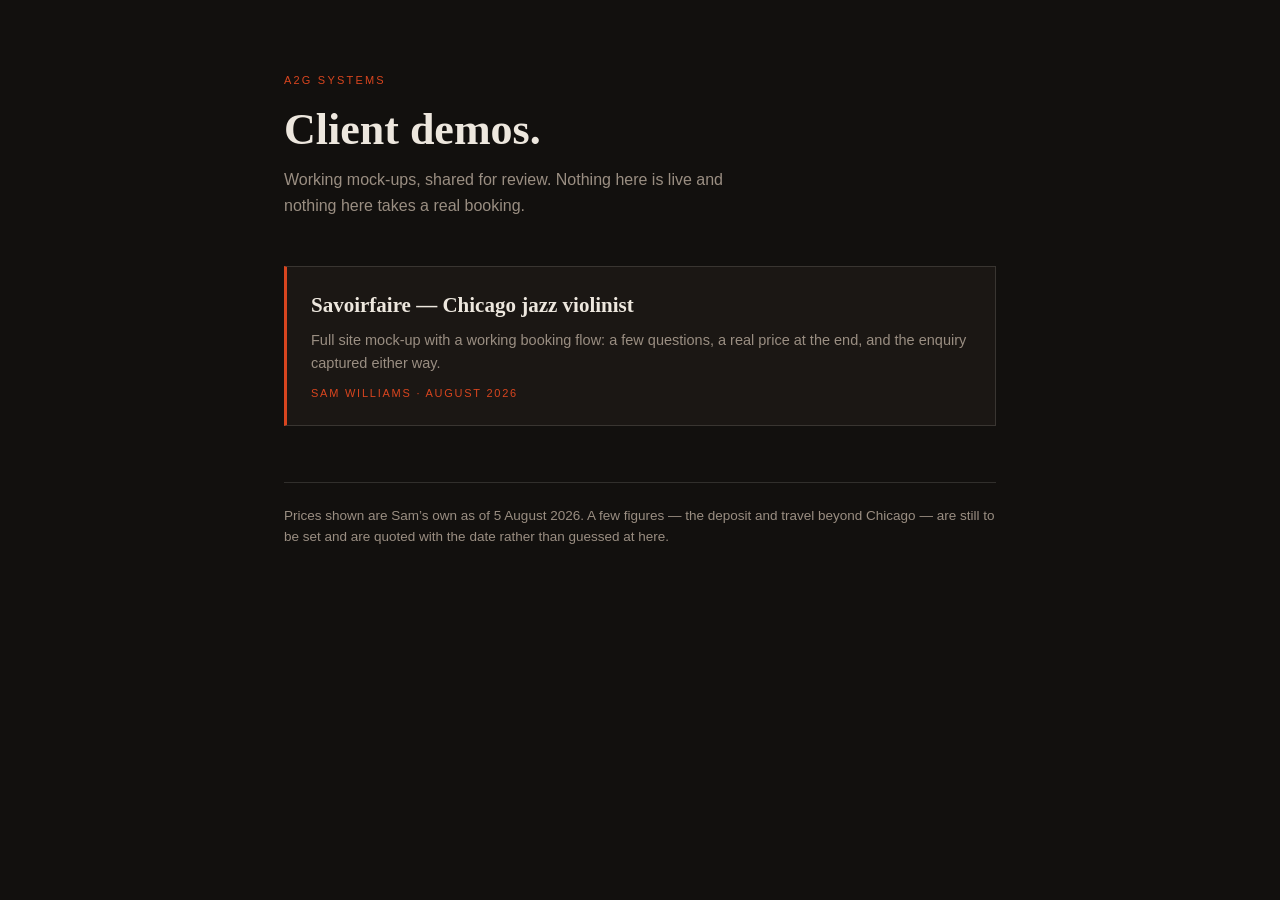
<file: index.html>
<!doctype html>
<html lang="en"><head><meta charset="utf-8">
<meta name="viewport" content="width=device-width,initial-scale=1">
<title>A2G Systems — Client Demos</title>
<style>
  :root{
    --paper:#12100E; --raise:#1B1714; --text:#EDE7DE; --dim:#9A8E82;
    --line:rgba(237,231,222,.14); --mark:#D8451F;
    --fd:"Iowan Old Style","Palatino Linotype",Palatino,Georgia,serif;
    color-scheme:dark;
  }
  *{box-sizing:border-box}
  body{margin:0;min-height:100vh;background:var(--paper);color:var(--text);
    font:16px/1.6 ui-sans-serif,-apple-system,"Segoe UI",Helvetica,Arial,sans-serif;
    -webkit-font-smoothing:antialiased}
  .w{max-width:760px;margin:0 auto;padding:72px 24px 96px}
  .eyebrow{font-size:11px;letter-spacing:.2em;text-transform:uppercase;color:var(--mark);margin:0 0 16px}
  h1{font-family:var(--fd);font-size:clamp(30px,6vw,44px);line-height:1.08;margin:0 0 14px;font-weight:600}
  .sub{color:var(--dim);margin:0 0 48px;max-width:52ch}
  .card{display:block;text-decoration:none;color:inherit;background:var(--raise);
    border:1px solid var(--line);border-left:3px solid var(--mark);padding:22px 24px;
    margin-bottom:12px;transition:background .18s}
  .card:hover{background:#241d19}
  .card h2{font-family:var(--fd);font-size:21px;margin:0 0 6px;font-weight:600}
  .card p{margin:0;color:var(--dim);font-size:14.5px}
  .card .meta{display:block;margin-top:10px;font-size:11px;letter-spacing:.16em;
    text-transform:uppercase;color:var(--mark)}
  footer{margin-top:56px;padding-top:22px;border-top:1px solid var(--line);
    color:var(--dim);font-size:13.5px}
  a{color:var(--mark)}
  :focus-visible{outline:2px solid var(--mark);outline-offset:3px}
</style>
</head><body>
<div class="w">
  <p class="eyebrow">A2G Systems</p>
  <h1>Client demos.</h1>
  <p class="sub">Working mock-ups, shared for review. Nothing here is live and nothing here takes a real booking.</p>

  <a class="card" href="savoirfaire/">
    <h2>Savoirfaire — Chicago jazz violinist</h2>
    <p>Full site mock-up with a working booking flow: a few questions, a real price at the end, and the enquiry captured either way.</p>
    <span class="meta">Sam Williams · August 2026</span>
  </a>

  <footer>Prices shown are Sam’s own as of 5 August 2026. A few figures — the deposit and travel beyond Chicago — are still to be set and are quoted with the date rather than guessed at here.</footer>
</div>
</body></html>
</file>
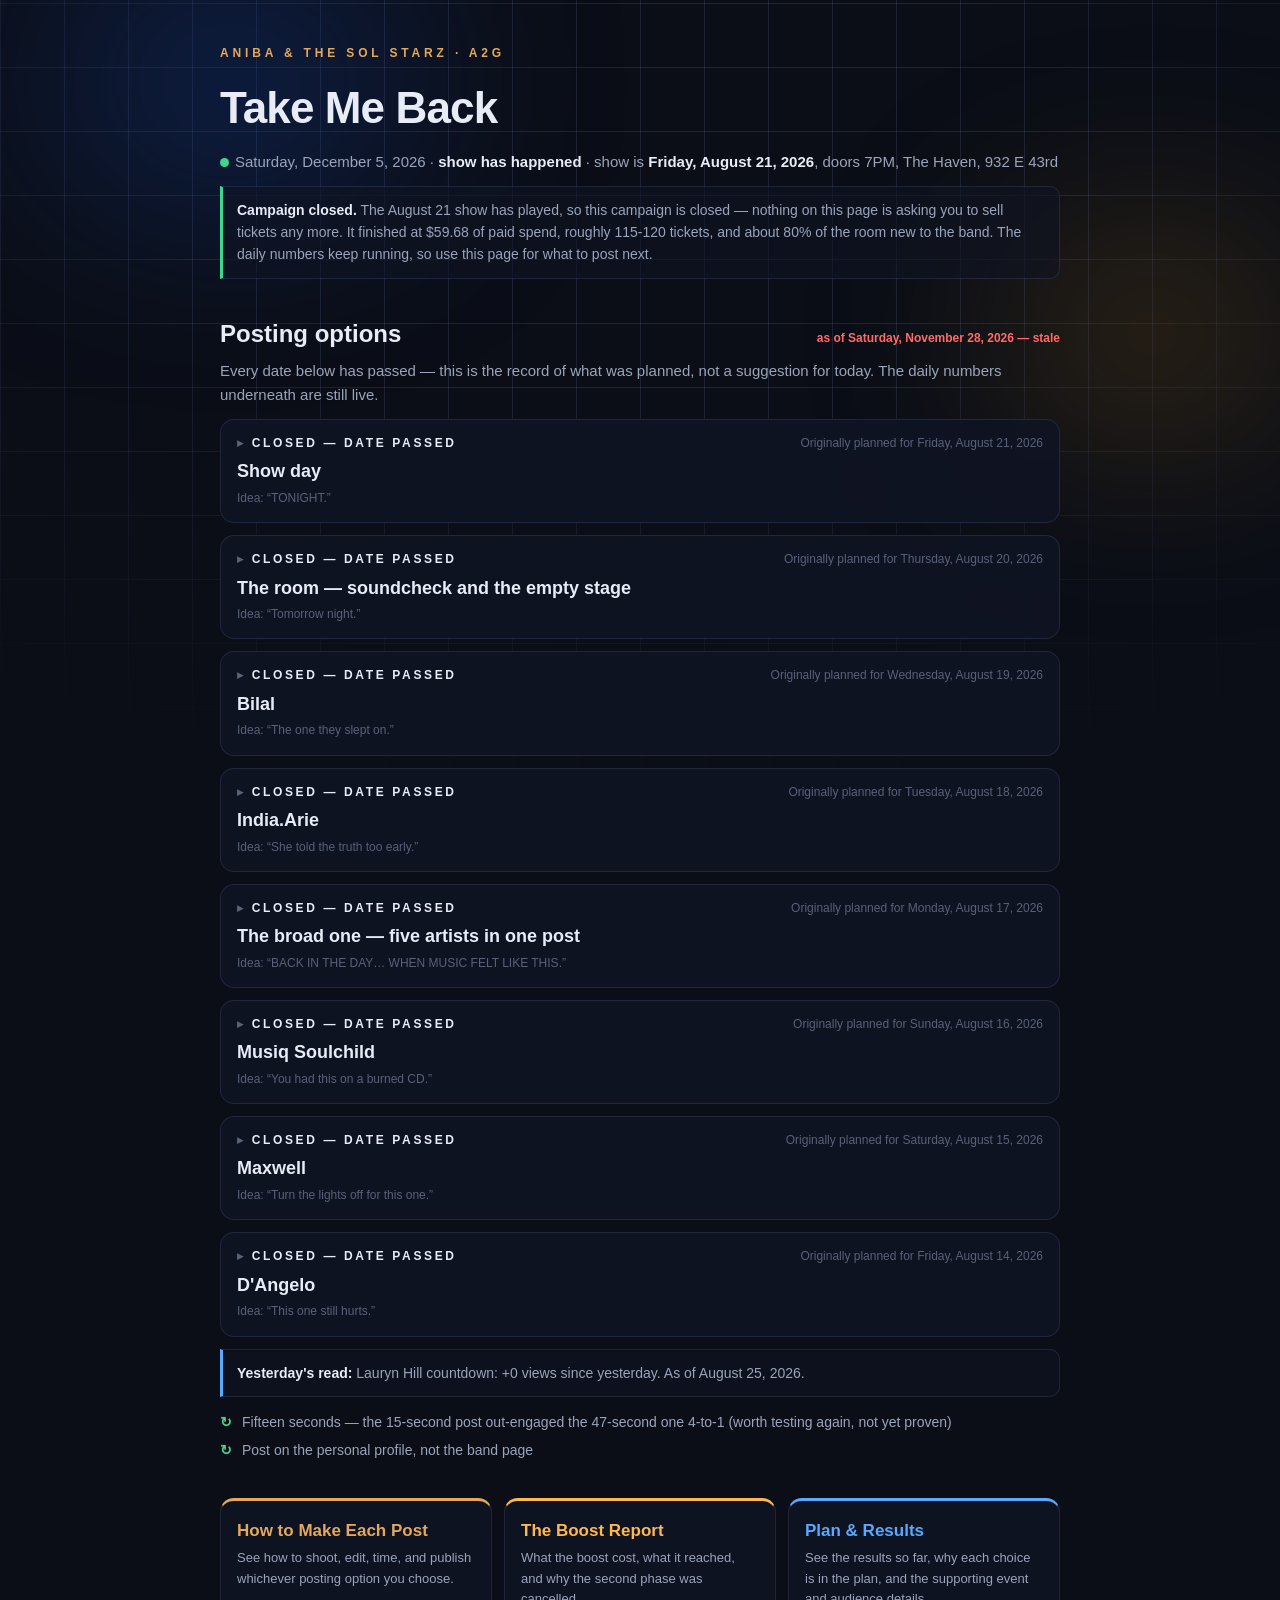
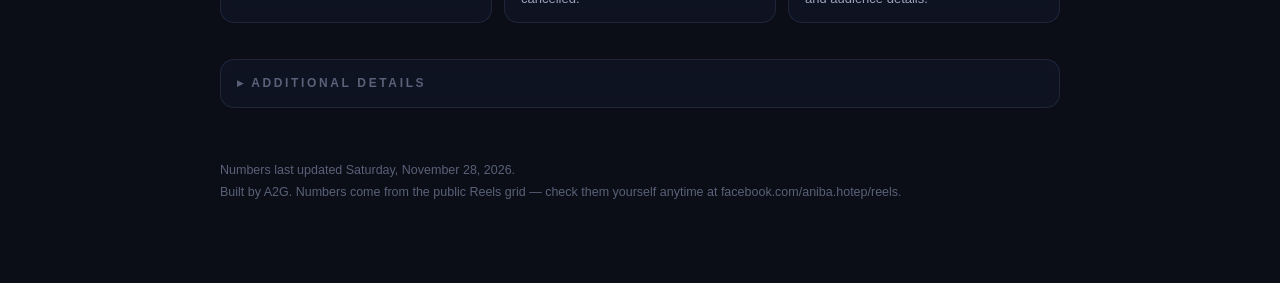
<file: aniba/index.html>
<!doctype html>
<html lang="en">
<head>
<meta charset="utf-8">
<meta name="viewport" content="width=device-width,initial-scale=1">
<meta name="robots" content="noindex, nofollow, noarchive, nosnippet">
<meta name="referrer" content="no-referrer">
<meta name="color-scheme" content="dark">
<meta name="theme-color" content="#0b0e17">
<title>Aniba — Take Me Back</title>
<link rel="stylesheet" href="aniba.css">
</head>
<body>
<div class="grid-bg"></div><div class="aurora a1"></div><div class="aurora a2"></div>
<div class="zap" style="left:12%;animation-duration:9s"></div>
<div class="zap" style="left:38%;animation-duration:12s;animation-delay:2.6s"></div>
<div class="zap" style="left:64%;animation-duration:10s;animation-delay:5.1s"></div>
<div class="zap" style="left:88%;animation-duration:13s;animation-delay:1.3s"></div>

<main>
  <div class="eyebrow">Aniba &amp; The Sol Starz · A2G</div>
  <h1>Take Me Back</h1>
  <div class="sub"><span class="live"><span class="pulse"></span></span><span id="today-line">…</span> · <b id="days-left">…</b> · show is <b>Friday, August 21, 2026</b>, doors 7PM, The Haven, 932 E 43rd</div>

  <!-- 0a · CAMPAIGN CLOSED — driven by steer.json `campaign.closed`, so the
       closeout happens on its own the day after the end date. -->
  <div class="note green" id="campaign-closed" style="display:none"></div>

  <!-- 0 · WHAT THIS STRETCH OF DAYS IS FOR -->
  <div class="phaseband" id="phaseband" style="display:none">
    <div class="shead">
      <span class="pb-tag" id="pb-tag">…</span>
      <span class="stamp" id="pb-dates">…</span>
    </div>
    <h2 class="pb-title" id="pb-title">…</h2>
    <p class="pb-why" id="pb-why"></p>
    <div class="pb-rows">
      <div class="pb-row"><span class="pb-k">Posts</span><span id="pb-organic"></span></div>
      <div class="pb-row"><span class="pb-k">Money</span><span id="pb-paid"></span></div>
    </div>
  </div>

  <!-- 1 · POSTING OPTIONS -->
  <section id="start">
    <div class="shead">
      <h2>Posting options</h2>
      <span class="stamp" id="steer-stamp">…</span>
    </div>
    <p class="sub" id="start-sub">The first option is the current suggestion, not a command. Choose whichever option matches footage that is ready.</p>
    <div id="posting-options"></div>
    <div id="posting-error" class="note red" style="display:none"></div>
    <div id="np-read" class="note blue" style="display:none"></div>
    <ul class="keep" id="np-keep"></ul>
  </section>

  <!-- 2 · THE MONEY, TODAY ONLY -->
  <section id="money">
    <div class="paidcard" id="paidcard" style="display:none">
      <div class="shead">
        <div class="label" style="color:var(--amber);margin-bottom:0">The boost</div>
        <span class="stamp" id="paid-status">…</span>
      </div>
      <div class="money" id="paid-money">…<small id="paid-sub"></small></div>
      <div class="bar"><i id="paid-bar" style="width:0%"></i></div>
      <p class="stamp" id="paid-do" style="margin-top:12px"></p>
      <a class="paidgo" href="ads.html">The boost report →</a>
    </div>
  </section>

  <!-- 3 · PRIMARY NAVIGATION -->
  <section id="nav">
    <div class="cards">
      <a class="card c-playbook" href="playbook.html">
        <h2>How to Make Each Post</h2>
        <p>See how to shoot, edit, time, and publish whichever posting option you choose.</p>
      </a>
      <a class="card c-ads" href="ads.html">
        <h2>The Boost Report</h2>
        <p>What the boost cost, what it reached, and why the second phase was cancelled.</p>
      </a>
      <a class="card c-reference" href="reference.html">
        <h2>Plan & Results</h2>
        <p>See the results so far, why each choice is in the plan, and the supporting event and audience details.</p>
      </a>
    </div>
  </section>

  <!-- 4 · SECONDARY DETAILS -->
  <section id="additional">
    <details class="fold" data-k="hub-additional">
      <summary><div class="label">Additional details</div></summary>
      <div class="inner">
        <div id="numbers">
          <div class="label">The scoreboard</div>
          <div class="tiles" id="tiles"></div>
          <div class="note" id="tiles-note" style="display:none"></div>
        </div>

        <div id="waiting" style="margin-top:28px">
          <div class="label">Waiting on you</div>
          <ul class="todo" id="todo"></ul>
        </div>

        <div id="asked" style="margin-top:28px">
          <div class="shead"><div class="label">Recent questions</div></div>
          <div id="qa-list"><div class="note blue">Nothing asked yet. When the ask-anything line opens, answers land here.</div></div>
        </div>

        <div id="tickets" style="margin-top:28px">
          <div class="label">Tickets</div>
          <div class="panel" id="tickets-panel"><span class="stamp">…</span></div>
        </div>
      </div>
    </details>
  </section>

  <footer>
    <span id="foot-updated">…</span><br>
    Built by A2G. Numbers come from the public Reels grid — check them yourself anytime at facebook.com/aniba.hotep/reels.
  </footer>
</main>

<script>
(function(){
"use strict";
var MONTHS=["January","February","March","April","May","June","July","August","September","October","November","December"];
var DAYS=["Sunday","Monday","Tuesday","Wednesday","Thursday","Friday","Saturday"];
function parseISO(d){var p=d.split("-");return new Date(+p[0],+p[1]-1,+p[2]);}
function longDate(iso,withWeekday){var d=parseISO(iso);
  var s=MONTHS[d.getMonth()]+" "+d.getDate()+", "+d.getFullYear();
  return withWeekday?DAYS[d.getDay()]+", "+s:s;}
function localISO(d){d=d||new Date();return d.getFullYear()+"-"+String(d.getMonth()+1).padStart(2,"0")+"-"+String(d.getDate()).padStart(2,"0");}
function daysBetween(aIso,bIso){return Math.round((parseISO(bIso)-parseISO(aIso))/86400000);}
function esc(s){var d=document.createElement("div");d.textContent=s==null?"":String(s);return d.innerHTML;}
function ageStamp(el,iso,freshDays){ // freshness per section, staleness loud
  var age=daysBetween(iso,localISO());
  var txt="as of "+longDate(iso, age<8);
  el.textContent=txt;
  el.className="stamp "+(age<=freshDays?"fresh":(age<=freshDays+2?"warn":"stale"));
  if(age>freshDays) el.textContent=txt+" — stale";
}

var TODAY=localISO();
var SHOW="2026-08-21";

document.getElementById("today-line").textContent=longDate(TODAY,true);
var left=daysBetween(TODAY,SHOW);
document.getElementById("days-left").textContent=left>1?left+" days to go":(left===1?"tomorrow night":(left===0?"SHOW DAY":"show has happened"));

/* ---------- phase: what this stretch of days is for ---------- */
function currentPhase(s){
  var ph=s.phases||[];
  for(var i=0;i<ph.length;i++){ if(TODAY>=ph[i].starts&&TODAY<=ph[i].ends) return ph[i]; }
  for(var j=0;j<ph.length;j++){ if(TODAY<ph[j].starts) return ph[j]; } // before the window: show what's coming
  return null; // after the show
}
window.ANIBA_PHASE=null;

/* ---------- steer: posting options ---------- */
fetch("steer.json",{cache:"no-store"}).then(function(r){return r.json();}).then(function(s){
  var camp=s.campaign||{}, CLOSED=!!camp.closed;
  if(CLOSED){
    var cc=document.getElementById("campaign-closed");
    cc.style.display="block";
    cc.innerHTML="<b>Campaign closed.</b> "+esc(camp.note||"");
    document.getElementById("start-sub").textContent=
      "Every date below has passed — this is the record of what was planned, not a suggestion for today. "
      +"The daily numbers underneath are still live.";
  }
  var phase=currentPhase(s);
  window.ANIBA_PHASE=phase;
  if(phase){
    var band=document.getElementById("phaseband");
    band.style.display="block";
    if(phase.key==="ask") band.classList.add("ask");
    document.getElementById("pb-tag").textContent=phase.key==="ask"?"Phase 2 of 2":"Phase 1 of 2";
    document.getElementById("pb-dates").textContent=longDate(phase.starts,false).replace(", 2026","")+" – "+longDate(phase.ends,true);
    document.getElementById("pb-title").textContent=phase.label;
    document.getElementById("pb-why").textContent=phase.why||"";
    document.getElementById("pb-organic").textContent=phase.organic||"";
    document.getElementById("pb-paid").textContent=phase.paid||"";
  }
  renderPaid(phase,s.budget_total);

  var schedule=s.schedule||[], suggested=null;
  if(!CLOSED){
    schedule.forEach(function(e){ if(e.date===TODAY) suggested=e; });
    if(!suggested){
      // Only ever suggest forward. This used to fall back to the LAST entry,
      // which is how a played show kept rendering as "Current suggestion".
      var upcoming=schedule.filter(function(e){return e.date>=TODAY;});
      suggested=upcoming.length?upcoming[0]:null;
    }
  }
  var st=document.getElementById("steer-stamp");
  if(s.stale){ st.textContent="no fresh numbers today — schedule unchanged"; st.className="stamp warn"; }
  else ageStamp(st,(s.generated_at||"").slice(0,10),1);
  if(!schedule.length){
    var empty=document.getElementById("posting-error");
    empty.style.display="block"; empty.textContent="No posting options are in the schedule — tell Harry.";
    return;
  }

  // With a live suggestion it leads; otherwise the list reads as an archive,
  // newest first, and nothing claims to be today's move.
  var ordered=suggested
    ? [suggested].concat(schedule.filter(function(e){return e!==suggested;}))
    : schedule.slice().sort(function(a,b){return String(b.date||"").localeCompare(String(a.date||""));});
  var host=document.getElementById("posting-options");
  ordered.forEach(function(entry,index){
    var current=(index===0&&!!suggested);
    var label=current?"Current suggestion"
      :(entry.status==="closed"?"Closed — date passed":"Posting option");
    var d=document.createElement("details");
    d.className="fold"+(current?" hero":"");
    d.dataset.k="hub-option-"+entry.date;
    if(current) d.open=true;
    var summary=document.createElement("summary");
    summary.innerHTML='<div class="shead"><div><div class="label" style="color:'+(current?'var(--brass)':'var(--ink)')+'">'
      +label+'</div><h3 style="font-size:18px;margin-top:4px">'+esc(entry.artist)+'</h3>'
      +'<p class="stamp" style="margin-top:3px">Idea: “'+esc(entry.overlay)+'”</p></div>'
      +'<span class="stamp">Originally planned for '+esc(longDate(entry.date,true))+'</span></div>';
    d.appendChild(summary);
    var inner=document.createElement("div"); inner.className="inner";
    var lane=(entry.lane&&entry.lane!=="—")?("Lane "+entry.lane+" · "+entry.lane_name):entry.lane_name;
    inner.innerHTML='<p><b>Lane / format:</b> '+esc(lane||"")+'</p>'
      +'<p class="overlay-line">On-screen text: “'+esc(entry.overlay)+'”</p>'
      +'<div class="caption-box"></div><button class="copybtn" type="button">Copy caption</button>';
    inner.querySelector(".caption-box").textContent=entry.caption;
    var btn=inner.querySelector(".copybtn");
    btn.addEventListener("click",function(ev){
      ev.preventDefault();
      (navigator.clipboard&&navigator.clipboard.writeText?navigator.clipboard.writeText(entry.caption):Promise.reject()).then(function(){
        btn.textContent="Copied"; btn.classList.add("done");
        setTimeout(function(){btn.textContent="Copy caption";btn.classList.remove("done");},1800);
      },function(){ btn.textContent="Select the box and copy"; });
    });
    d.appendChild(inner); host.appendChild(d);

    var key="aniba-fold-"+d.dataset.k;
    var saved=localStorage.getItem(key);
    if(saved==="1") d.open=true; else if(saved==="0") d.open=false;
    d.addEventListener("toggle",function(){localStorage.setItem(key,d.open?"1":"0");});
  });

  if(s.read){ var r=document.getElementById("np-read"); r.style.display="block"; r.innerHTML="<b>Yesterday's read:</b> "+esc(s.read); }
  var keep=document.getElementById("np-keep");
  (s.keep||[]).forEach(function(k){ var li=document.createElement("li"); li.textContent=k; keep.appendChild(li); });
}).catch(function(){
  var n=document.getElementById("posting-error"); n.style.display="block";
  n.textContent="Couldn't load the schedule — tell Harry.";
});

/* ---------- the money, today only ----------
   Plan (steer.json) and observation (stats.json) arrive separately;
   whichever lands second completes the card. */
var paidState={phase:undefined,budget:undefined,obs:undefined};
function renderPaid(phase,budget){ paidState.phase=phase; paidState.budget=budget; paintPaid(); }
function renderPaidObs(obs){ paidState.obs=obs||null; paintPaid(); }
function paintPaid(){
  if(paidState.phase===undefined||paidState.obs===undefined) return; // wait for both files
  var phase=paidState.phase;
  if(!phase) return; // show has happened — card stays hidden
  var card=document.getElementById("paidcard");
  card.style.display="block";
  var rec=(paidState.obs&&paidState.obs.phases&&paidState.obs.phases[phase.key])||null;
  var status=rec&&rec.status?rec.status:"not started";
  var spent=rec&&rec.spent!=null?rec.spent:null;
  var notStarted=status==="not started";
  var closed=!!phase.closed;
  var declared=String(phase.status||"").toLowerCase();
  var stampEl=document.getElementById("paid-status");
  stampEl.textContent=closed?(declared==="cancelled"?"cancelled":"closed — end date passed")
                            :(notStarted?"not started yet":status);
  stampEl.className="stamp "+(closed?"":(notStarted?"warn":(status==="running"?"fresh":"")));
  document.getElementById("paid-money").firstChild.textContent="$"+phase.planned+" · "+phase.label.toLowerCase();
  var sub=document.getElementById("paid-sub");
  sub.textContent=(spent!=null?("$"+spent.toFixed(2)+" spent so far — "):"")
    +"this phase runs "+longDate(phase.starts,false).replace(", 2026","")+" to "+longDate(phase.ends,true)
    +(paidState.budget?(", part of $"+paidState.budget+" total"):"");
  document.getElementById("paid-bar").style.width=(spent!=null&&phase.planned?Math.min(100,Math.round(spent/phase.planned*100)):0)+"%";
  // A phase past its end date, or one that was cancelled, never renders a
  // "go start the boost" line again — that instruction expires with the date.
  var doLine=closed
    ? (declared==="cancelled" ? "Cancelled — nothing to start and nothing to watch."
                              : "Closed. Its end date has passed, so there is nothing to do here.")
    : (notStarted?phase.action_start:(status==="running"?phase.action_running:""));
  var doEl=document.getElementById("paid-do");
  doEl.textContent=doLine||""; doEl.style.display=doLine?"block":"none";
}

/* ---------- stats: tiles + tickets ---------- */
fetch("stats.json",{cache:"no-store"}).then(function(r){return r.json();}).then(function(s){
  renderPaidObs(s.paid);
  var pr=(s.sources&&s.sources.personal_reels)||{items:[],as_of:TODAY};
  var items=pr.items||[];
  var dated=items.filter(function(i){return i.date_posted;});
  dated.sort(function(a,b){return a.date_posted<b.date_posted?1:-1;});
  var last=dated[0];
  var tiles=document.getElementById("tiles");
  function tile(n,cls,label,stampIso,freshDays){
    var d=document.createElement("div"); d.className="tile";
    d.innerHTML='<div class="n '+cls+'">'+esc(n)+'</div><small>'+esc(label)+'</small><span class="stamp"></span>';
    if(stampIso) ageStamp(d.querySelector(".stamp"),stampIso,freshDays||1);
    tiles.appendChild(d); return d;
  }
  if(last){
    tile(last.views.toLocaleString("en-US"),"blue","views — "+last.title,pr.as_of,1);
    var h=last.history||[]; var gained="—";
    if(h.length>=2) gained="+"+(h[h.length-1].views-h[h.length-2].views).toLocaleString("en-US");
    tile(gained,"green","views gained since the last check"+(h.length<2?" (needs two days of data)":""),pr.as_of,1);
    var er=(last.reactions!=null&&last.views)?(((last.reactions+(last.comments||0)+(last.shares||0))/last.views*100).toFixed(2)+"%"):"—";
    var withViews=items.filter(function(i){return i.views;}).map(function(i){return i.views;}).sort(function(a,b){return a-b;});
    var med=withViews.length?withViews[Math.floor(withViews.length/2)]:0;
    tile(er,"brass","engagement on that post · account median "+med.toLocaleString("en-US")+" views",pr.as_of,1);
  }
  tile(left>=0?String(left):"0","amber",left===1?"day until the show":"days until the show",TODAY,0);

  var ev=s.sources&&s.sources.event;
  if(ev&&ev.responded!=null){
    tile(String(ev.responded),"blue","people responded on the Facebook event",ev.as_of,2);
  }

  var tk=(s.manual&&s.manual.tickets)||null;
  var tp=document.getElementById("tickets-panel");
  if(tk){
    var pct=Math.min(100,Math.round(tk.sold/tk.goal_low*100));
    tp.innerHTML='<b>'+tk.sold+' sold</b> — '+pct+'% of the way to '+tk.goal_low+
      ' (stretch '+tk.goal_high+')<div style="height:8px;border-radius:99px;background:rgba(140,160,220,.15);margin-top:10px;overflow:hidden">'+
      '<div style="height:100%;width:'+pct+'%;border-radius:99px;background:linear-gradient(90deg,var(--brass),var(--amber))"></div></div>'+
      '<span class="stamp" style="display:block;margin-top:8px"></span>';
    var stamp=tp.querySelector(".stamp");
    stamp.textContent="as of "+longDate(tk.as_of,true)+" — this number arrives by phone, so it lags. That's expected.";
    stamp.className="stamp";
  } else { tp.innerHTML='<span class="stamp">No ticket count fed yet.</span>'; }

  document.getElementById("foot-updated").textContent="Numbers last updated "+longDate((s.generated_at||"").slice(0,10),true)+".";
}).catch(function(){
  renderPaidObs(null); // plan can still paint without observed spend
  var n=document.getElementById("tiles-note"); n.style.display="block";
  n.textContent="Couldn't load the numbers file — the page still works, the tiles don't. Tell Harry.";
});

/* ---------- qa ---------- */
fetch("qa.json",{cache:"no-store"}).then(function(r){return r.json();}).then(function(q){
  var list=(q.entries||[]).slice(0,3);
  if(!list.length) return;
  var box=document.getElementById("qa-list"); box.innerHTML="";
  list.forEach(function(e){
    var d=document.createElement("div"); d.className="qa";
    d.innerHTML='<div class="q"></div><div class="a"></div><time></time>';
    d.querySelector(".q").textContent="Q. "+e.question;
    d.querySelector(".a").textContent=e.answer;
    d.querySelector("time").textContent="asked "+longDate(e.date,daysBetween(e.date,TODAY)<8);
    box.appendChild(d);
  });
  var more=document.createElement("p"); more.style.marginTop="10px"; more.style.fontSize="13px";
  more.innerHTML='<a href="reference.html#qa-archive">All questions in Plan & Results →</a>';
  box.appendChild(more);
}).catch(function(){});

/* ---------- waiting on you ----------
   `from` gates an item until the day it matters — the list stays short. */
var TODOS=[
  /* boost-start: done — Phase 1 ran and closed at $59.68 (2026-08-20). */
  /* boost-card: moot — no further boost is running. */
  /* `until` added 2026-08-22: every item below was written for the Aug 21
     countdown, so each one closes itself out the day after the show rather
     than sitting here asking for work on a played date. */
  {k:"invite-toggle", t:"Turn on “Guests can invite friends” on the event", s:"Event settings, ten seconds. Lets all 38 responders invite their own people.", until:"2026-08-21"},
  {k:"groups-join", t:"Request to join The South Side Of Chicago and Bronzeville Alliance", s:"From Aniba's personal profile. Private groups — admins take days, so today.", until:"2026-08-21"},
  {k:"band-reshare", t:"Every band member reshares today's post", s:"Six networks instead of one. Costs nothing.", until:"2026-08-21"},
  {k:"dm-replies", t:"Reply to every TAKE ME BACK comment with the link, by DM", s:"With no boost running, this is the whole funnel — the most valuable thing on this list. The comment opens a 24-hour window where the DM is allowed, so use it the same day. This builds the list you own.", until:"2026-08-21"}
  /* boost-event-check: moot — Phase 2 cancelled 2026-08-20, no event ads. */
];
var todo=document.getElementById("todo");
TODOS.filter(function(x){
  return (!x.from||TODAY>=x.from) && (!x.until||TODAY<=x.until);
}).forEach(function(x){
  var li=document.createElement("li");
  li.innerHTML='<label><input type="checkbox"><span class="t"></span></label>';
  var t=li.querySelector(".t"); t.innerHTML=esc(x.t)+"<small>"+esc(x.s)+"</small>";
  var cb=li.querySelector("input");
  var key="aniba-todo-"+x.k;
  cb.checked=localStorage.getItem(key)==="1";
  cb.addEventListener("change",function(){localStorage.setItem(key,cb.checked?"1":"0");});
  todo.appendChild(li);
});
if(!todo.children.length){
  var none=document.createElement("li");
  none.className="none";
  none.textContent="Nothing waiting on you — every dated item from the campaign has closed out.";
  todo.appendChild(none);
}

/* ---------- old anchors keep meaning ---------- */
var MOVED={
  "#countdown":"playbook.html#artists","#timing":"playbook.html#timing","#format":"playbook.html#format",
  "#rules":"reference.html#rules","#evidence":"reference.html#week1","#week1":"reference.html#week1",
  "#links":"reference.html#links","#paid":"ads.html","#event":"reference.html#event",
  "#groups":"reference.html#groups","#volume":"reference.html#volume","#tiktok":"reference.html#tiktok",
  "#measure":"reference.html#numbers-history","#after":"reference.html#after","#final3":"playbook.html#final3",
  "#move":"reference.html#move","#next":"#start"
};
if(location.hash && MOVED[location.hash]){
  if(MOVED[location.hash].charAt(0)==="#") location.hash=MOVED[location.hash];
  else location.replace(MOVED[location.hash]);
}

/* ---------- fold persistence + meaningful hub deep links ---------- */
Array.prototype.forEach.call(document.querySelectorAll("details.fold[data-k]"),function(f){
  if(f.dataset.k.indexOf("hub-option-")===0) return;
  var key="aniba-fold-"+f.dataset.k;
  var saved=localStorage.getItem(key);
  if(saved==="1") f.open=true; else if(saved==="0") f.open=false;
  f.addEventListener("toggle",function(){localStorage.setItem(key,f.open?"1":"0");});
});
if(location.hash){
  var target=document.querySelector(location.hash);
  var fold=target&&target.closest("details.fold");
  if(fold){ fold.open=true; target.scrollIntoView(); }
}
})();
</script>
</body>
</html>
</file>
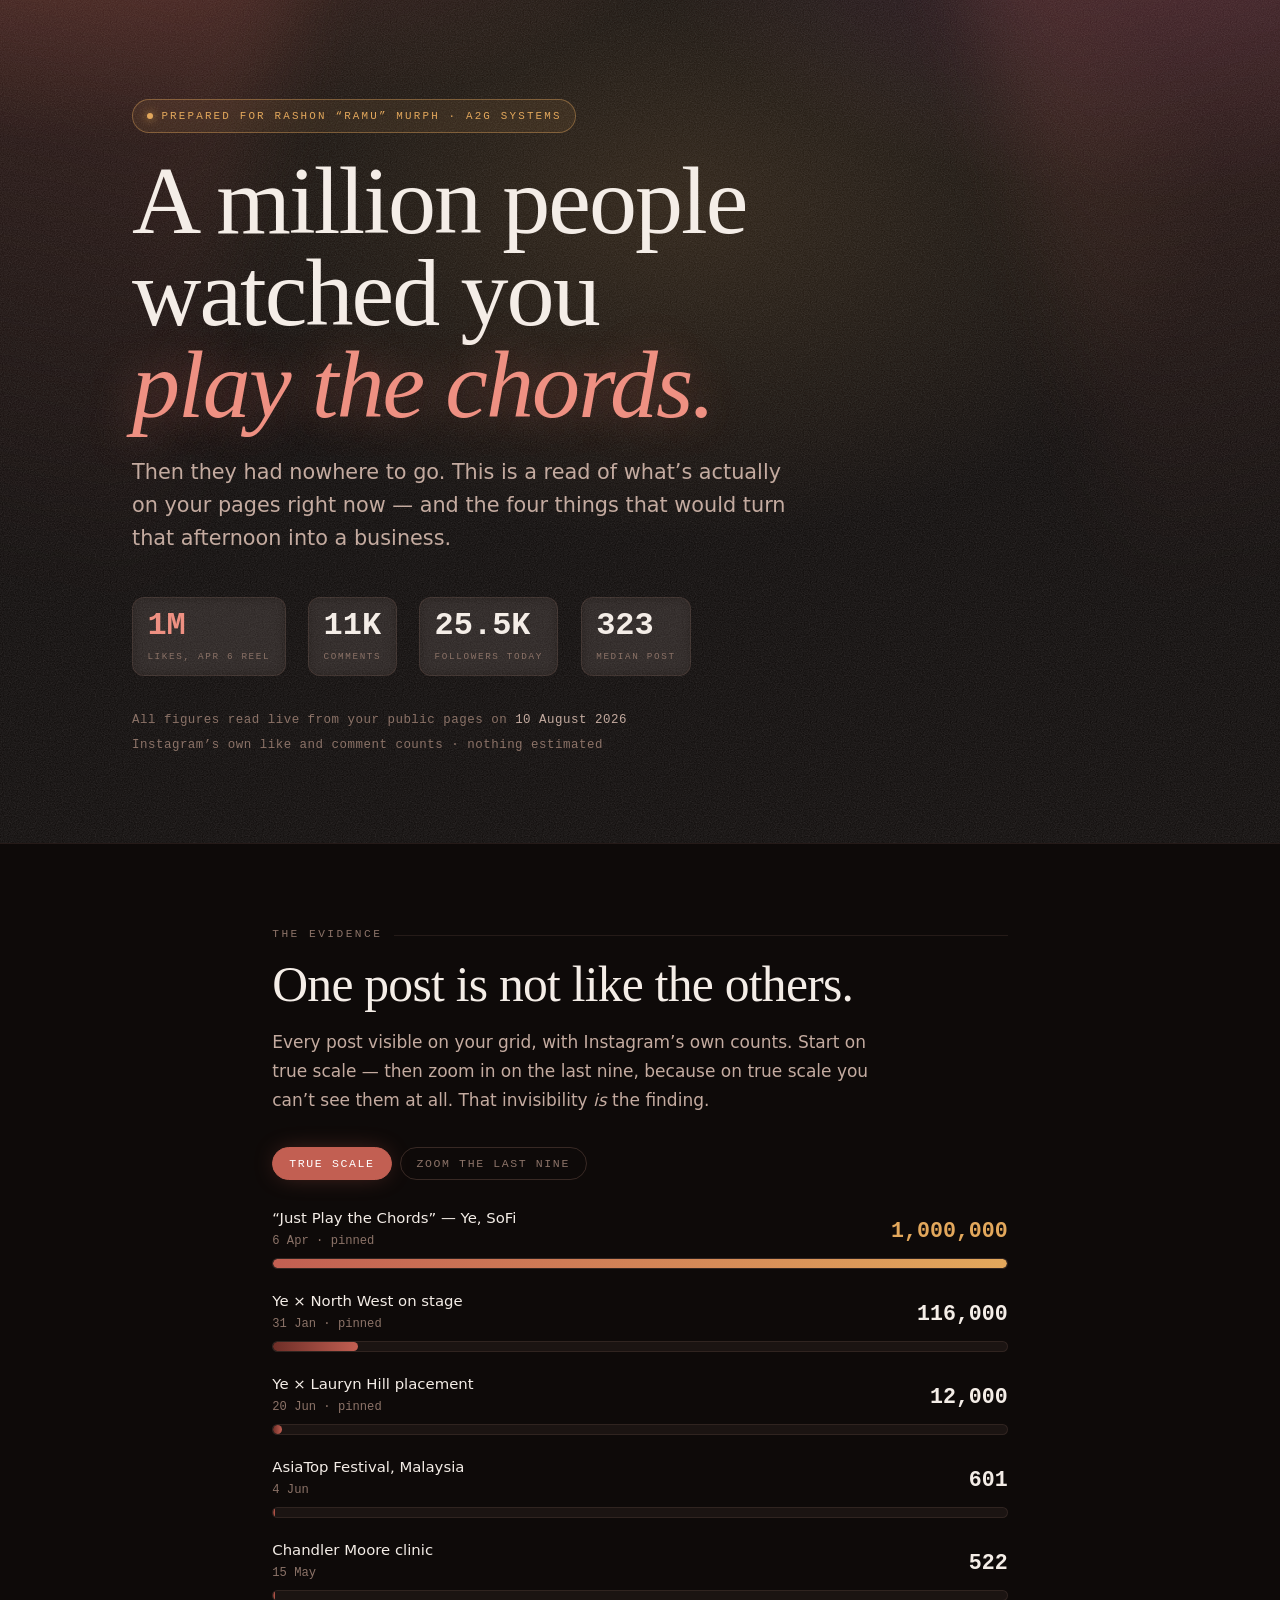
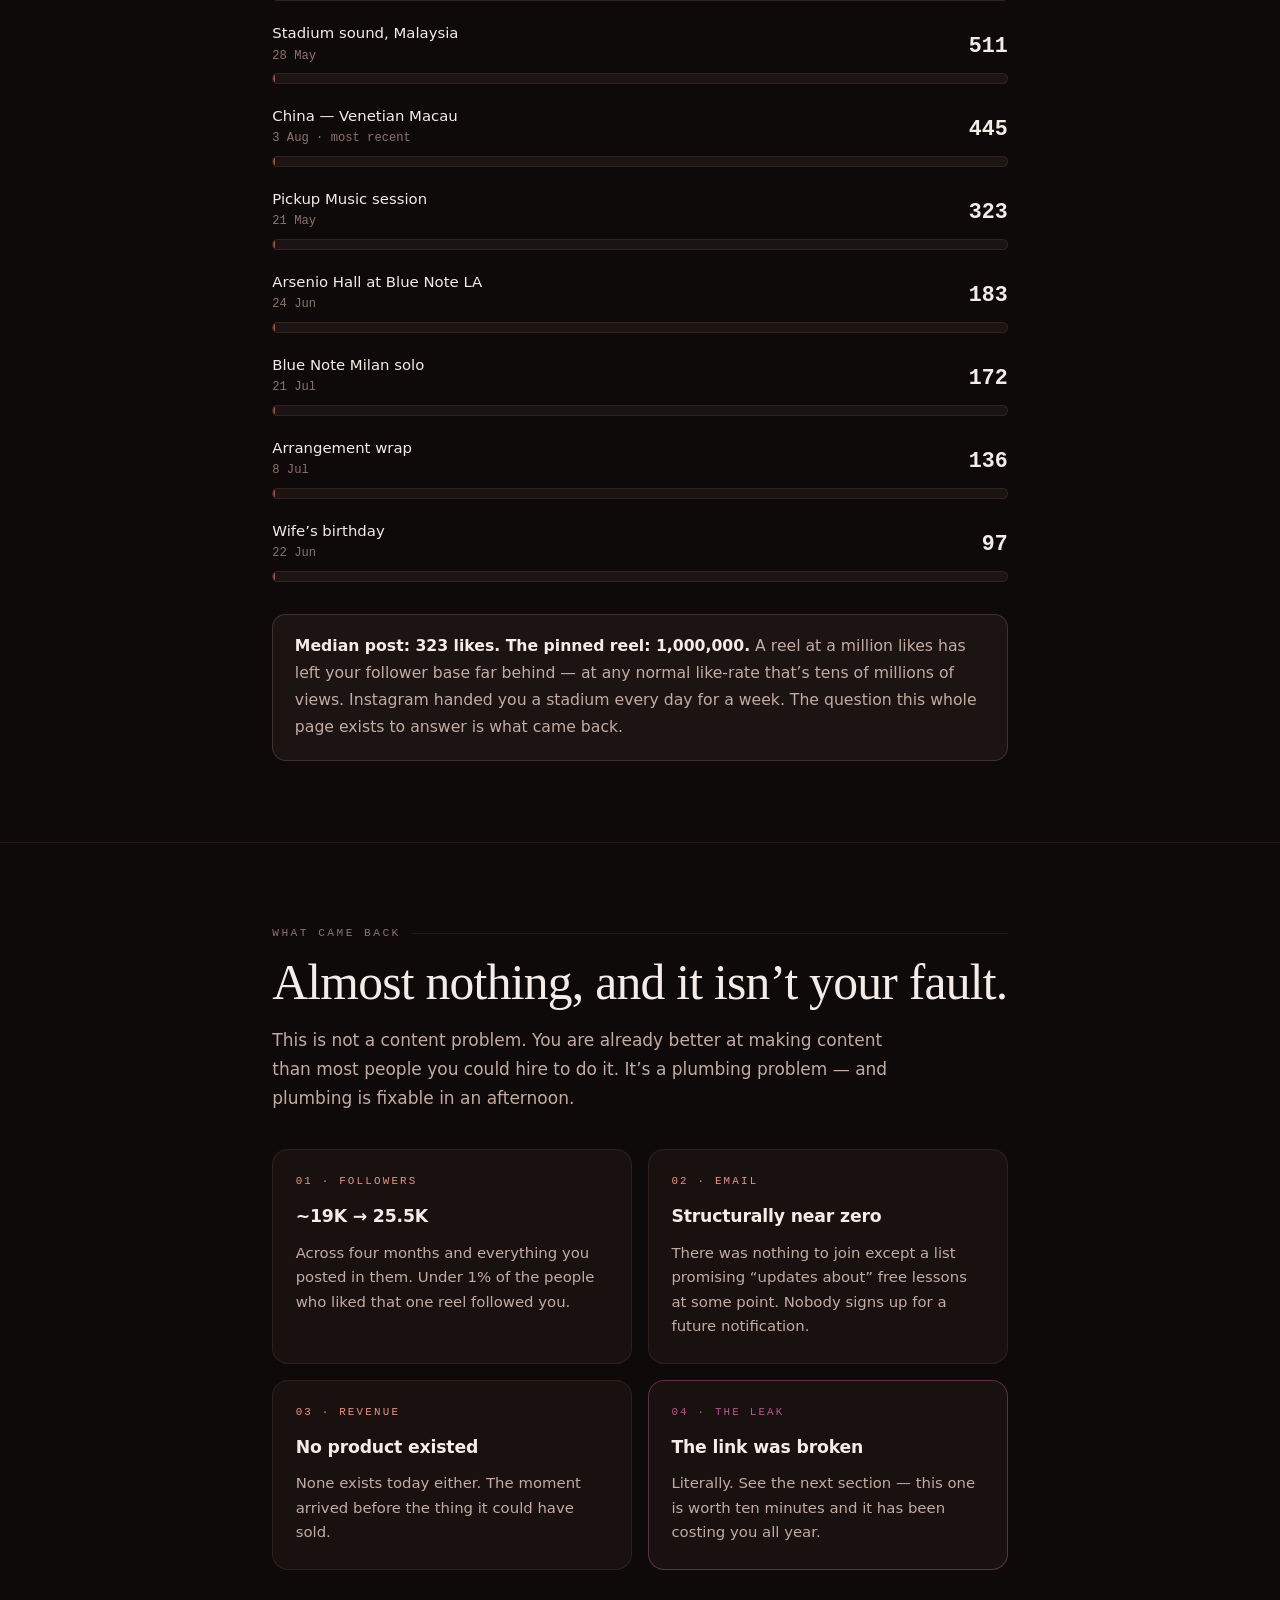
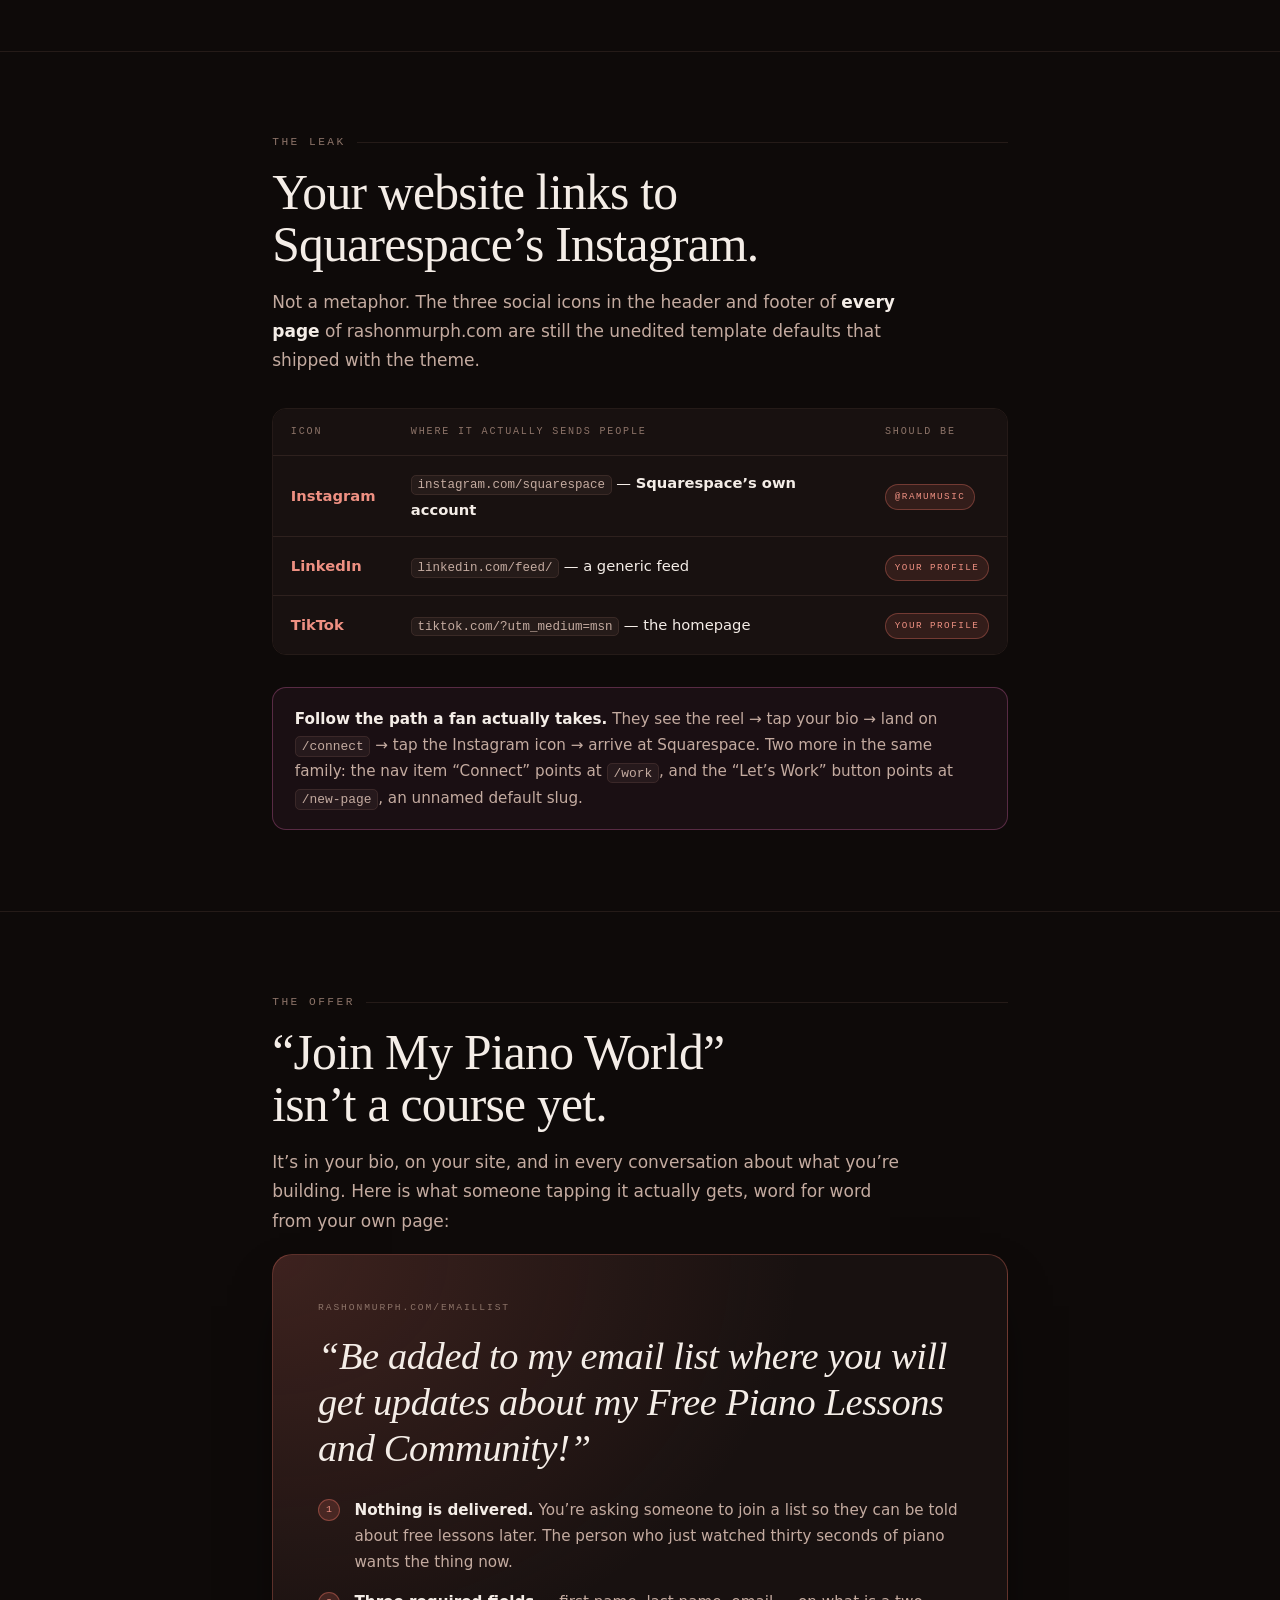
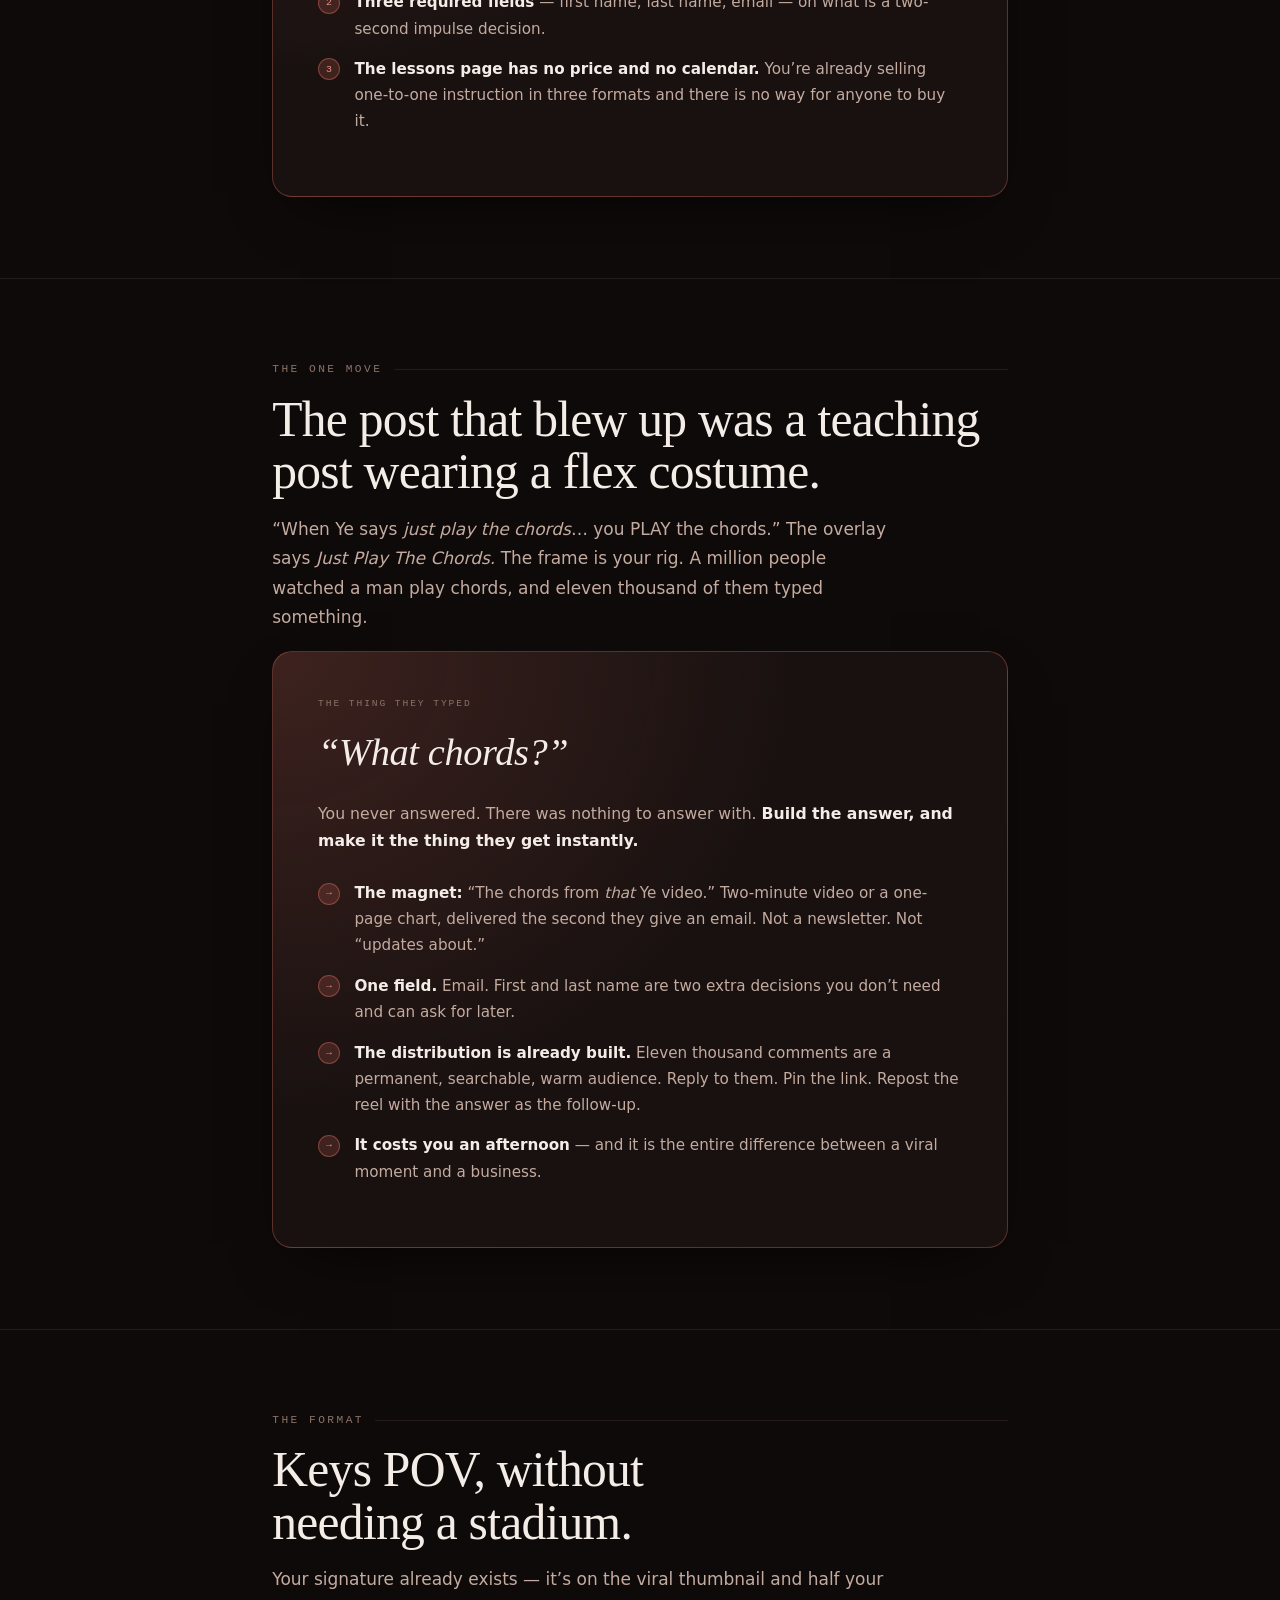
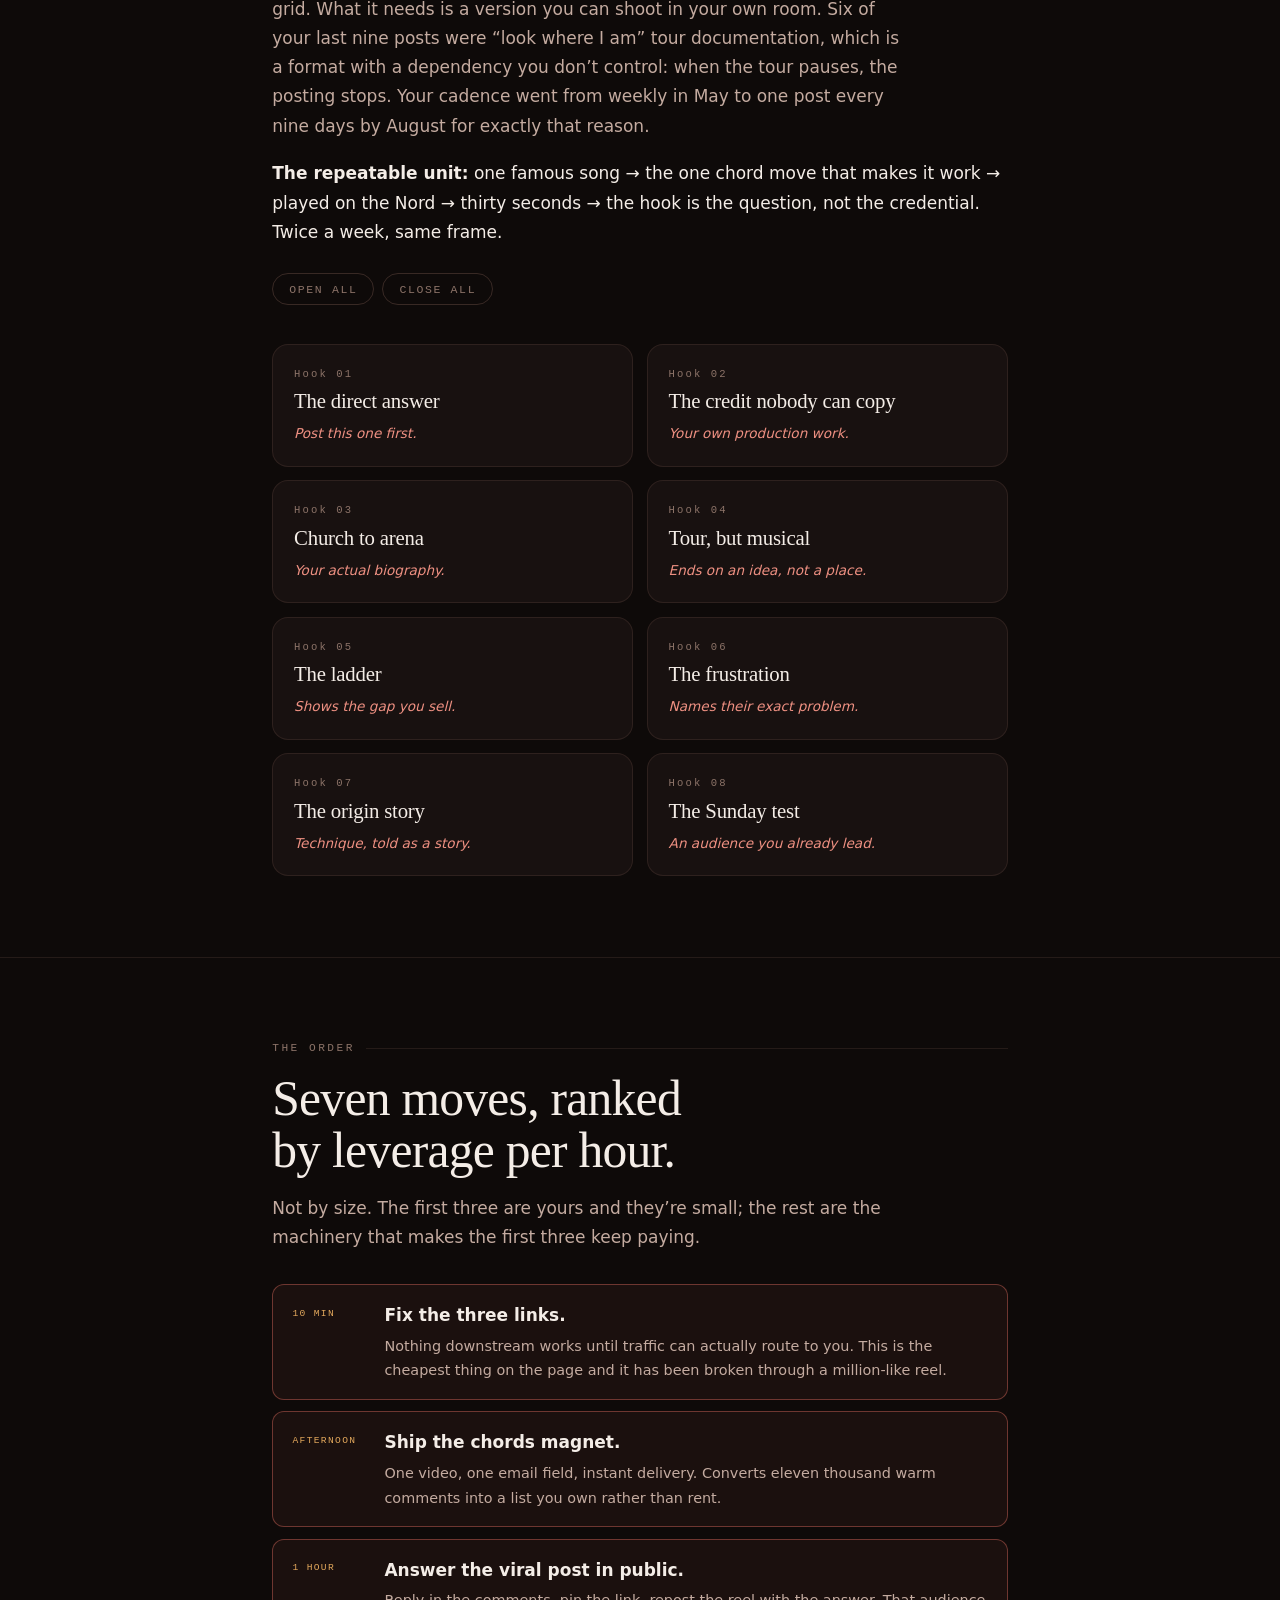
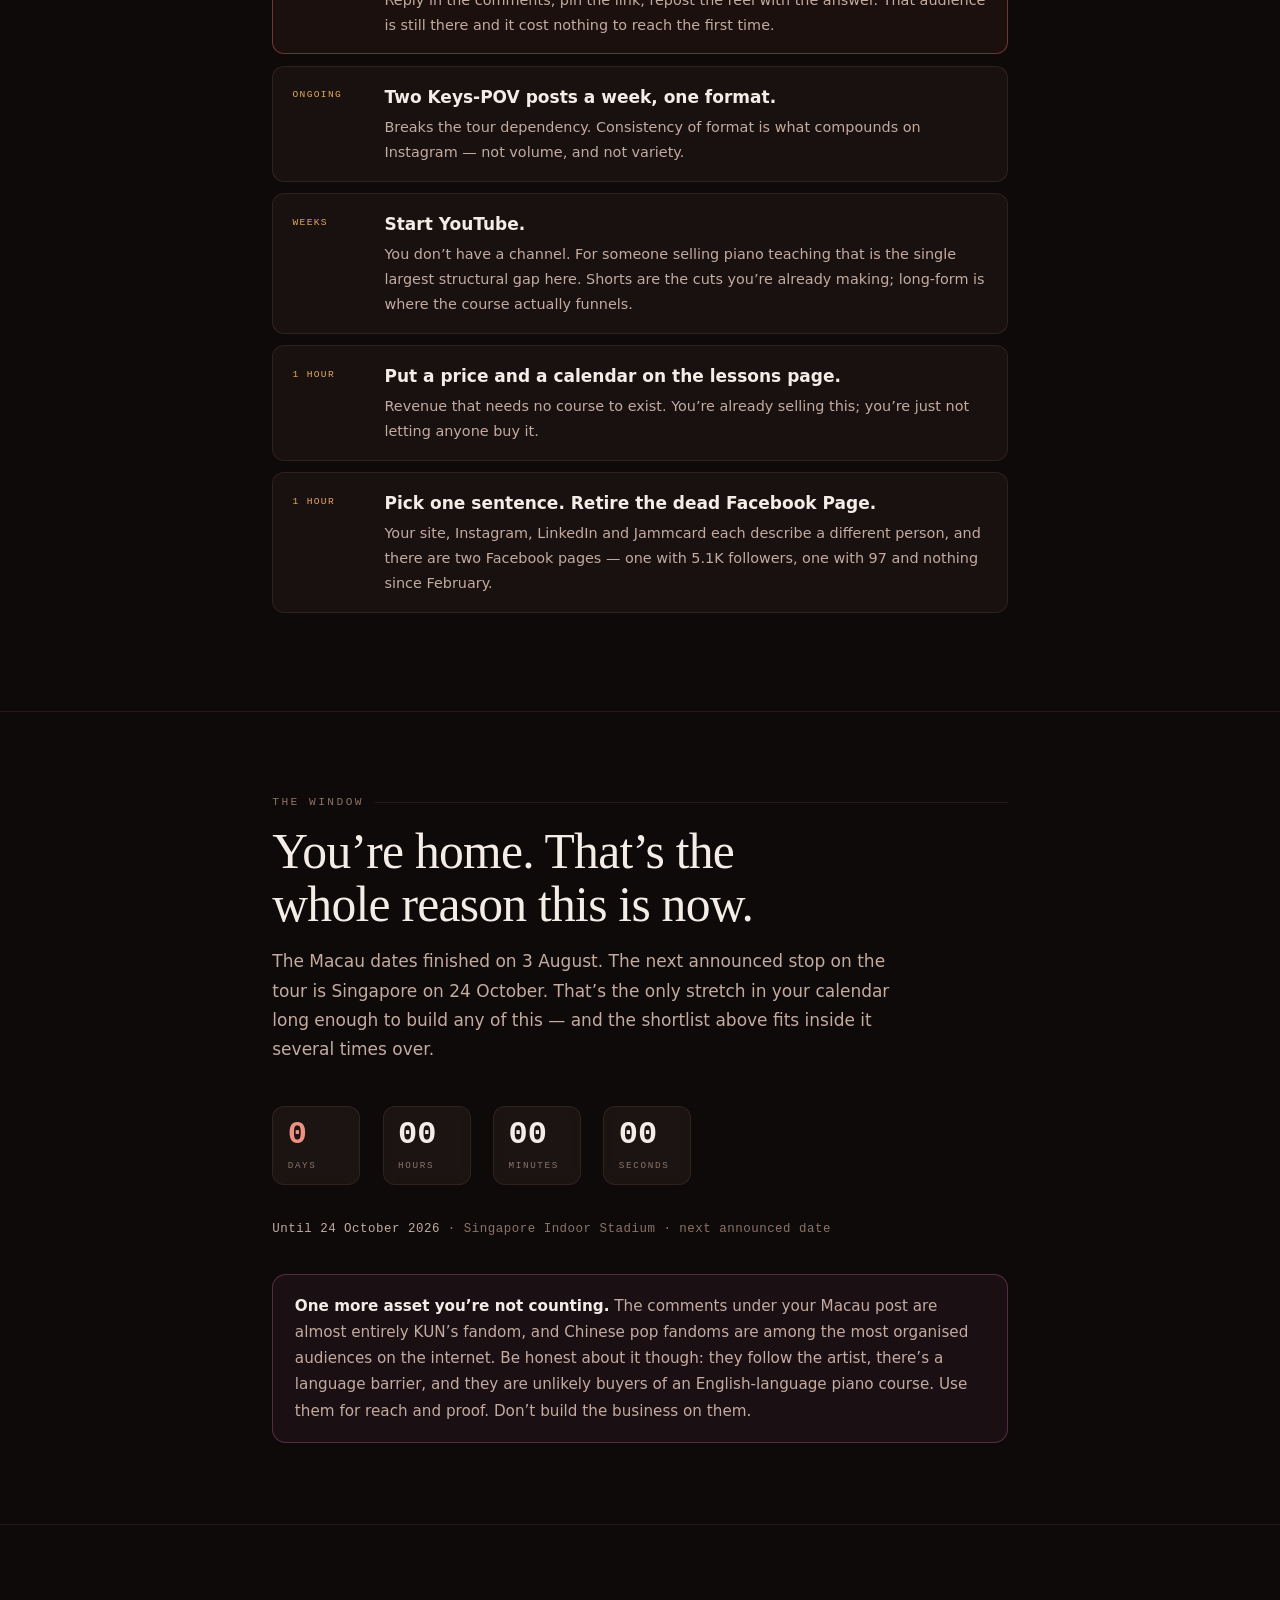
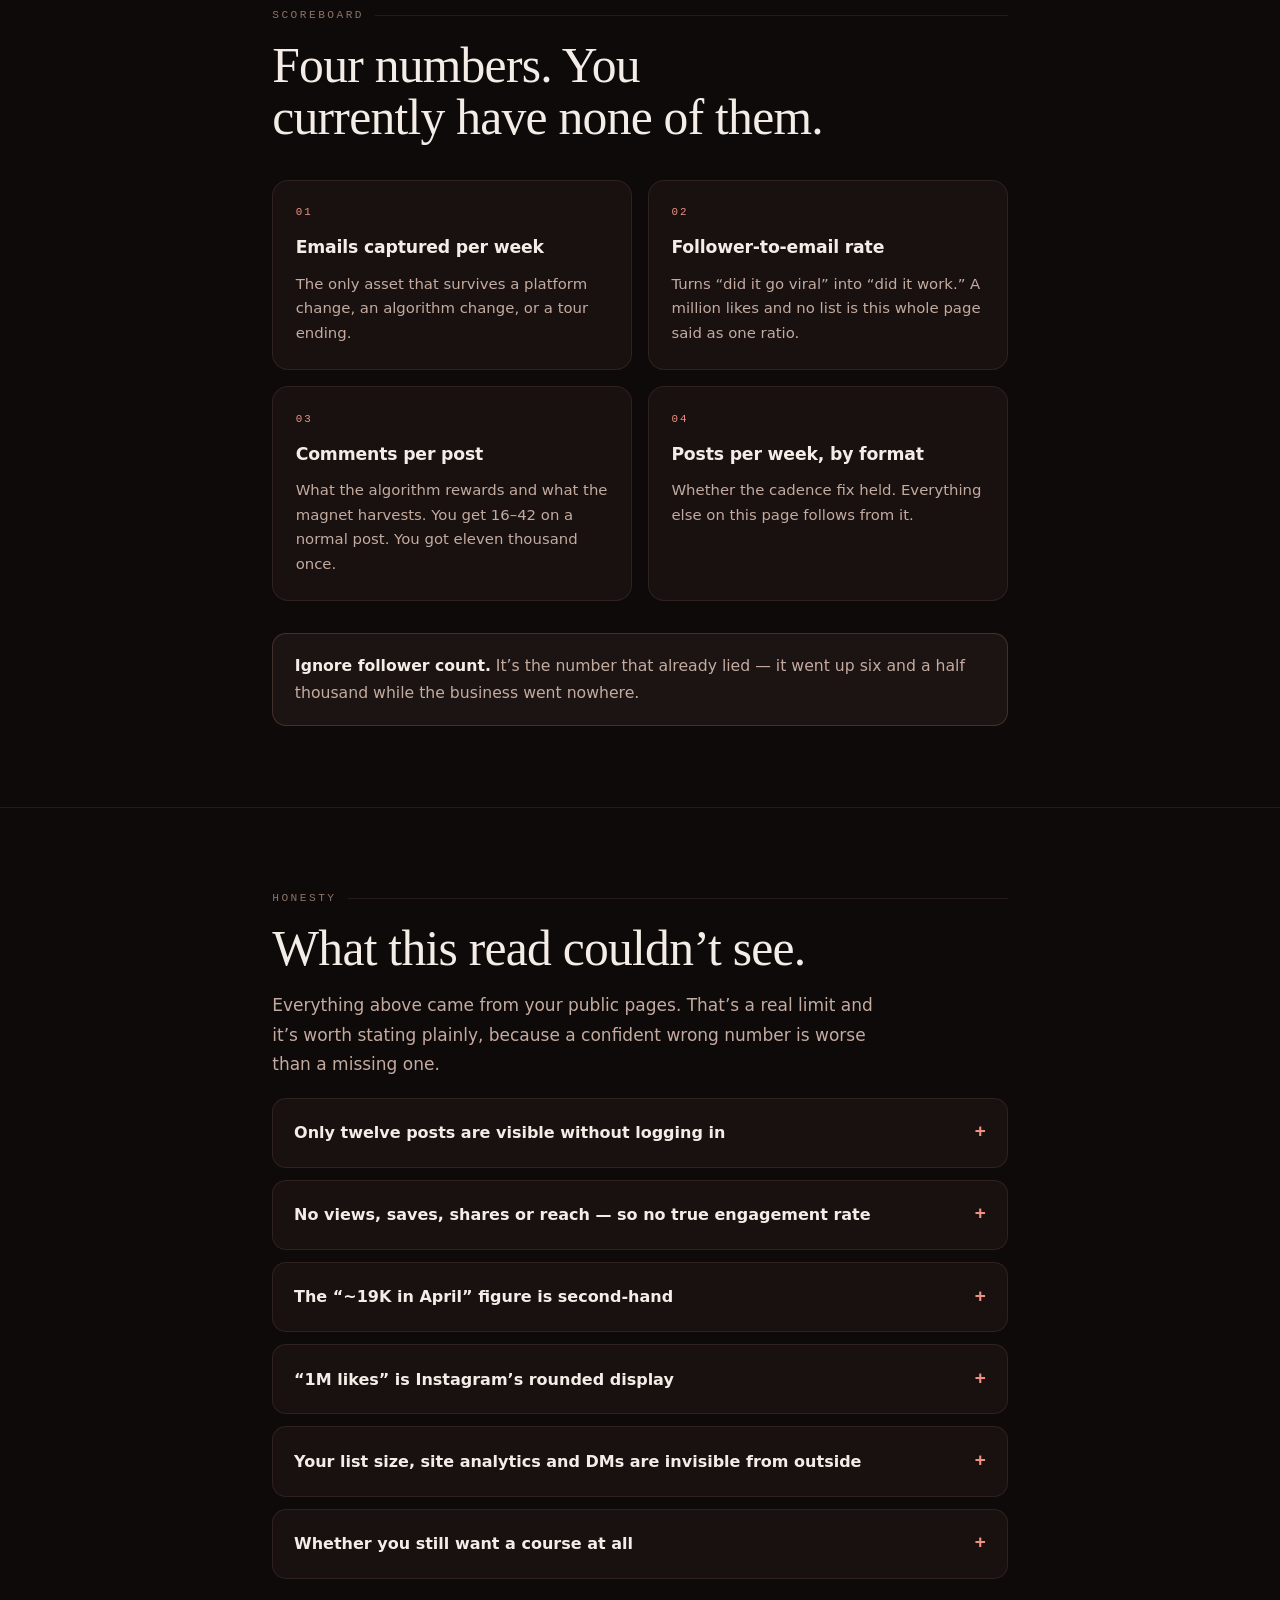
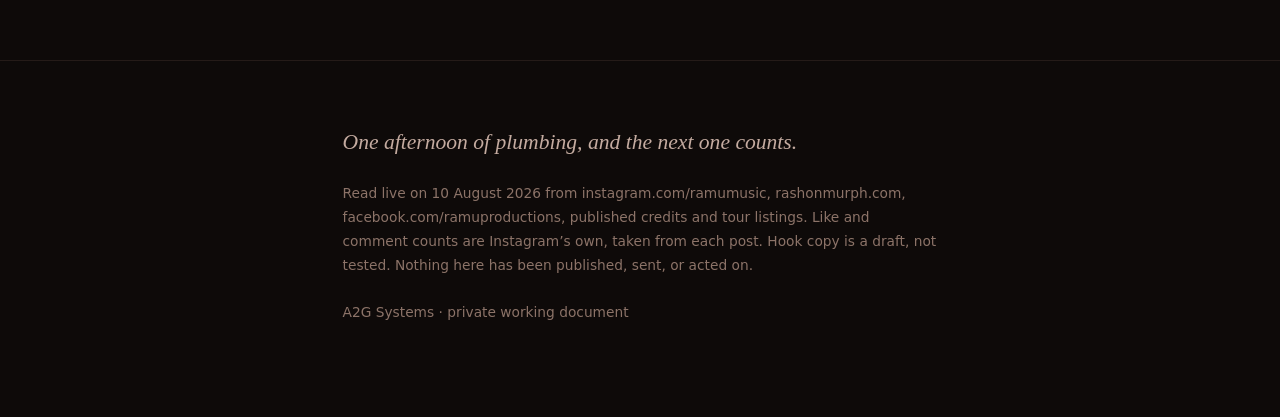
<file: rashon/index.html>
<!doctype html>
<html lang="en">
<head>
<meta charset="utf-8">
<meta name="viewport" content="width=device-width,initial-scale=1">
<meta name="robots" content="noindex, nofollow, noarchive, nosnippet, noimageindex">
<meta name="googlebot" content="noindex, nofollow">
<meta name="referrer" content="no-referrer">
<meta name="color-scheme" content="dark">
<meta name="theme-color" content="#0E0A09">
<title>RaMu &middot; The Million-Like Problem</title>
<style>
  html{-webkit-text-size-adjust:100%; background:#0E0A09}
  img,svg,video{max-width:100%;height:auto}
  button{font-family:inherit}
</style>
</head>
<body>

<style>
/* ============ TOKENS ============
   Palette is RaMu's own: the terracotta is the accent colour already
   running on rashonmurph.com (#A74D4A), lifted for contrast on dark.
   Amber and magenta are the stage light in his own photography.       */
:root{
  --ground:#0E0A09;
  --ground-2:#181110;
  --ground-3:#241a17;
  --raise:rgba(235,180,160,.06);
  --line:rgba(226,164,143,.20);
  --line-soft:rgba(226,164,143,.11);
  --ink:#F4EDE7;
  --ink-2:#C4ABA0;
  --ink-3:#8C7368;
  --terra:#C25F52;
  --terra-lift:#EE9082;
  --terra-deep:#6E2E27;
  --amber:#E3A85C;
  --magenta:#B6558F;
  --glow:rgba(194,95,82,.45);
  --shadow:0 24px 60px -28px rgba(0,0,0,.9);
  --wash1:rgba(194,95,82,.42);
  --wash2:rgba(182,85,143,.24);
  --wash3:rgba(227,168,92,.14);

  --display:"Didot","Bodoni 72","Bodoni MT",Baskerville,"Playfair Display",Georgia,serif;
  --body:"Avenir Next","Avenir","Segoe UI",system-ui,-apple-system,sans-serif;
  --data:ui-monospace,"SF Mono","IBM Plex Mono","Roboto Mono",Menlo,monospace;

  --col:min(68ch,100%);
  --wide:min(1080px,100%);
  --pad:clamp(1.1rem,4vw,2rem);
}

/* Single-theme by design: warm room, one lamp on the keys.
   It does not follow the OS light/dark preference — it commits. */

/* ============ BASE ============ */
*{box-sizing:border-box}
html{color-scheme:dark}
body{
  margin:0; background:var(--ground); color:var(--ink);
  font-family:var(--body); font-size:1.0625rem; line-height:1.72;
  -webkit-font-smoothing:antialiased; overflow-x:hidden;
}
p{margin:0 0 1.1em}
a{color:var(--terra-lift); text-underline-offset:3px}
:focus-visible{outline:2px solid var(--terra-lift); outline-offset:3px; border-radius:3px}
h1,h2,h3{text-wrap:balance; margin:0}
strong{color:var(--ink); font-weight:650}

.wrap{width:var(--wide); margin-inline:auto; padding-inline:var(--pad)}
.col{width:var(--col); margin-inline:auto}

.eyebrow{
  font-family:var(--data); font-size:.7rem; letter-spacing:.22em;
  text-transform:uppercase; color:var(--ink-3); margin:0 0 .9rem;
  display:flex; align-items:center; gap:.7rem;
}
.eyebrow::after{content:""; flex:1; height:1px; background:var(--line-soft)}

/* ============ STAGE HERO ============ */
.stage{
  position:relative; overflow:hidden; isolation:isolate;
  padding:clamp(3.5rem,11vh,7rem) 0 clamp(3rem,8vh,5rem);
  border-bottom:1px solid var(--line-soft);
}
.stage::before{
  content:""; position:absolute; inset:-30% -20% auto -20%; height:150%;
  background:
    radial-gradient(58% 46% at 20% 0%, var(--wash1), transparent 68%),
    radial-gradient(48% 42% at 80% 8%, var(--wash2), transparent 66%),
    radial-gradient(44% 38% at 52% 36%, var(--wash3), transparent 70%);
  z-index:-2; animation:wash 24s ease-in-out infinite alternate;
}
.stage::after{
  content:""; position:absolute; inset:0; z-index:-1; opacity:.5;
  background-image:url("data:image/svg+xml;utf8,<svg xmlns='http://www.w3.org/2000/svg' width='140' height='140'><filter id='n'><feTurbulence type='fractalNoise' baseFrequency='.85' numOctaves='3'/><feColorMatrix type='saturate' values='0'/></filter><rect width='140' height='140' filter='url(%23n)' opacity='.35'/></svg>");
  mix-blend-mode:overlay; pointer-events:none;
}
@keyframes wash{from{transform:translate3d(-2%,0,0) scale(1)}to{transform:translate3d(3%,2%,0) scale(1.08)}}

.beams{position:absolute; inset:0; z-index:-1; pointer-events:none; opacity:.5}
.beam{
  position:absolute; top:-25%; width:34vmax; height:150%;
  background:linear-gradient(180deg,var(--glow),transparent 62%);
  filter:blur(40px); transform-origin:50% 0;
}
.beam.b1{left:-8%; transform:rotate(13deg); animation:sway 16s ease-in-out infinite alternate}
.beam.b2{right:-6%; transform:rotate(-16deg); animation:sway 21s ease-in-out -4s infinite alternate-reverse}
@keyframes sway{from{transform:rotate(13deg) translateX(-3vw)}to{transform:rotate(4deg) translateX(5vw)}}

.badge{
  display:inline-flex; align-items:center; gap:.55rem;
  font-family:var(--data); font-size:.68rem; letter-spacing:.2em; text-transform:uppercase;
  color:var(--amber); border:1px solid color-mix(in srgb,var(--amber) 40%,transparent);
  background:color-mix(in srgb,var(--amber) 9%,transparent);
  padding:.4rem .85rem; border-radius:99px;
}
.dot{width:6px;height:6px;border-radius:50%;background:var(--amber);box-shadow:0 0 10px var(--amber)}

h1{
  font-family:var(--display); font-weight:400;
  font-size:clamp(2.7rem,8vw,6rem); line-height:.96;
  letter-spacing:-.02em; margin:1.4rem 0 0;
}
h1 em{font-style:italic; color:var(--terra-lift); text-shadow:0 0 44px var(--glow)}
.deck{
  font-size:clamp(1.05rem,2.1vw,1.3rem); color:var(--ink-2);
  max-width:50ch; margin:1.5rem 0 0; line-height:1.6;
}

.clock{display:flex; gap:clamp(.6rem,2.4vw,1.4rem); margin-top:2.6rem; flex-wrap:wrap}
.tick{
  min-width:88px; padding:.75rem .9rem .6rem; border-radius:12px;
  background:var(--raise); border:1px solid var(--line-soft); backdrop-filter:blur(6px);
}
.tick b{
  display:block; font-family:var(--data); font-variant-numeric:tabular-nums;
  font-size:clamp(1.4rem,3.6vw,2rem); font-weight:600; line-height:1; color:var(--ink);
}
.tick span{
  display:block; margin-top:.45rem; font-family:var(--data);
  font-size:.58rem; letter-spacing:.18em; text-transform:uppercase; color:var(--ink-3);
}
.tick.hot b{color:var(--terra-lift)}
.venue{
  margin-top:2rem; font-family:var(--data); font-size:.78rem;
  color:var(--ink-3); letter-spacing:.04em; line-height:2;
}
.venue b{color:var(--ink-2); font-weight:500}

/* ============ SECTIONS ============ */
section{padding:clamp(3.5rem,9vh,6rem) 0; border-bottom:1px solid var(--line-soft)}
h2{
  font-family:var(--display); font-weight:400;
  font-size:clamp(1.9rem,4.6vw,3.1rem); line-height:1.06; letter-spacing:-.015em;
}
h2 + .sub{color:var(--ink-2); margin-top:1rem; max-width:58ch}
h3{font-size:1.08rem; font-weight:650; letter-spacing:-.01em}

/* ============ CHART ============ */
.metricbar{display:flex; gap:.5rem; flex-wrap:wrap; margin:2rem 0 1.75rem}
.mbtn{
  font-family:var(--data); font-size:.72rem; letter-spacing:.14em; text-transform:uppercase;
  padding:.55rem 1rem; border-radius:99px; cursor:pointer;
  background:transparent; color:var(--ink-3);
  border:1px solid var(--line); transition:.25s;
}
.mbtn:hover{color:var(--ink); border-color:var(--terra)}
.mbtn[aria-pressed="true"]{
  background:var(--terra); border-color:var(--terra); color:#fff;
  box-shadow:0 0 24px -6px var(--glow);
}
.rows{display:flex; flex-direction:column; gap:1.35rem}
.row{display:grid; grid-template-columns:1fr auto; gap:.5rem 1rem; align-items:end}
.rlabel{font-size:.93rem; line-height:1.45}
.rlabel small{display:block; color:var(--ink-3); font-size:.76rem; font-family:var(--data); margin-top:.2rem}
.rval{
  font-family:var(--data); font-variant-numeric:tabular-nums;
  font-size:1.35rem; font-weight:600; color:var(--ink); white-space:nowrap;
}
.track{grid-column:1/-1; height:11px; border-radius:99px; background:var(--raise); overflow:hidden; border:1px solid var(--line-soft)}
.fill{
  display:block; height:100%; width:0; border-radius:99px; min-width:2px;
  background:linear-gradient(90deg,var(--terra-deep),var(--terra));
  transition:width .9s cubic-bezier(.22,1,.36,1);
}
.row.win .fill{background:linear-gradient(90deg,var(--terra),var(--amber))}
.row.win .rval{color:var(--amber)}
.verdict{
  margin-top:2rem; padding:1.15rem 1.35rem; border-radius:14px;
  border:1px solid var(--line); background:var(--raise);
  font-size:.98rem; color:var(--ink-2);
}
.verdict b{color:var(--ink)}

/* ============ CARDS ============ */
.grid{display:grid; gap:1rem; grid-template-columns:repeat(auto-fit,minmax(248px,1fr)); margin-top:2.2rem}
.card{
  padding:1.4rem 1.4rem 1.5rem; border-radius:16px;
  background:var(--ground-2); border:1px solid var(--line-soft);
  transition:.3s; position:relative; overflow:hidden;
}
.card:hover{border-color:var(--terra); transform:translateY(-3px); box-shadow:var(--shadow)}
.card .num{
  font-family:var(--data); font-size:.68rem; letter-spacing:.2em;
  color:var(--terra-lift); display:block; margin-bottom:.7rem;
}
.card p{margin:.55rem 0 0; font-size:.93rem; color:var(--ink-2); line-height:1.65}
.card.flip{border-color:color-mix(in srgb,var(--magenta) 45%,transparent)}
.card.flip .num{color:var(--magenta)}

/* ============ THE MOVE ============ */
.move{
  border-radius:20px; padding:clamp(1.6rem,4vw,2.8rem);
  background:
    radial-gradient(120% 130% at 0% 0%, color-mix(in srgb,var(--terra) 22%,transparent), transparent 60%),
    var(--ground-2);
  border:1px solid color-mix(in srgb,var(--terra) 40%,transparent);
  box-shadow:var(--shadow);
}
.quote{
  font-family:var(--display); font-style:italic; font-weight:400;
  font-size:clamp(1.45rem,4.2vw,2.4rem); line-height:1.2; letter-spacing:-.01em;
  margin:1rem 0 1.6rem; color:var(--ink);
}
.why{display:grid; gap:.9rem; margin-top:1.6rem; padding:0; list-style:none}
.why li{display:grid; grid-template-columns:auto 1fr; gap:.9rem; align-items:start; font-size:.95rem; color:var(--ink-2)}
.why b{color:var(--ink); font-weight:600}
.pip{
  width:22px;height:22px;border-radius:50%; margin-top:.15rem;
  display:grid;place-items:center; flex:none;
  background:color-mix(in srgb,var(--terra) 22%,transparent);
  border:1px solid color-mix(in srgb,var(--terra) 55%,transparent);
  font-family:var(--data); font-size:.62rem; color:var(--terra-lift);
}

/* ============ HOOK DECK ============ */
.deckgrid{display:grid; gap:.85rem; grid-template-columns:repeat(auto-fit,minmax(280px,1fr)); margin-top:2.4rem}
.day{
  background:var(--ground-2); border:1px solid var(--line-soft);
  border-radius:16px; padding:1.25rem 1.3rem; transition:.3s; position:relative; overflow:hidden;
}
.day::before{
  content:""; position:absolute; left:0; top:0; bottom:0; width:3px;
  background:linear-gradient(180deg,var(--terra),var(--amber)); opacity:0; transition:.3s;
}
.day:hover{border-color:var(--terra); transform:translateY(-2px)}
.day[data-open="true"]{border-color:var(--terra); background:var(--ground-3)}
.day[data-open="true"]::before{opacity:1}
.dtoggle{
  display:block; width:100%; text-align:left; cursor:pointer;
  font:inherit; color:inherit; background:none; border:0; padding:0; margin:0;
}
.dnum{display:block; font-family:var(--data); font-size:.66rem; letter-spacing:.2em; color:var(--ink-3)}
.dname{display:block; font-family:var(--display); font-size:1.3rem; line-height:1.2; margin-top:.4rem; letter-spacing:-.01em}
.dcue{display:block; font-size:.85rem; color:var(--terra-lift); font-style:italic; margin-top:.5rem}
.day[data-open="true"] .dcue{color:var(--ink-3)}
.dbody{
  max-height:0; opacity:0; overflow:hidden;
  transition:max-height .45s cubic-bezier(.22,1,.36,1), opacity .3s, margin .45s;
}
.day[data-open="true"] .dbody{max-height:600px; opacity:1; margin-top:1.1rem}
.dlab{
  font-family:var(--data); font-size:.6rem; letter-spacing:.2em;
  text-transform:uppercase; color:var(--ink-3); display:block; margin-bottom:.4rem;
}
.overlay{
  padding:.9rem 1rem; border-radius:10px; margin-bottom:1rem;
  background:color-mix(in srgb,var(--terra) 14%,transparent);
  border:1px dashed color-mix(in srgb,var(--terra) 45%,transparent);
  font-family:var(--display); font-size:1.05rem; line-height:1.35;
}
.ask{font-size:.93rem; color:var(--ink-2); line-height:1.6}
.copy{
  margin-top:1rem; font-family:var(--data); font-size:.68rem; letter-spacing:.14em;
  text-transform:uppercase; padding:.5rem .9rem; border-radius:99px; cursor:pointer;
  background:transparent; border:1px solid var(--line); color:var(--ink-3); transition:.25s;
}
.copy:hover{border-color:var(--amber); color:var(--amber)}
.copy.done{border-color:var(--amber); color:var(--amber); background:color-mix(in srgb,var(--amber) 12%,transparent)}
.deckctl{display:flex; gap:.5rem; flex-wrap:wrap; margin-top:1.6rem}

/* ============ ORDERED LIST ============ */
.finals{display:grid; gap:.7rem; margin-top:2rem; padding:0; list-style:none}
.finals li{
  display:flex; gap:1rem; align-items:flex-start; padding:1rem 1.2rem;
  border-radius:12px; background:var(--ground-2); border:1px solid var(--line-soft);
}
.finals .tag{
  font-family:var(--data); font-size:.6rem; letter-spacing:.14em; text-transform:uppercase;
  color:var(--amber); flex:none; padding-top:.3rem; min-width:76px;
}
.finals b{display:block; margin-bottom:.2rem}
.finals p{margin:0; font-size:.9rem; color:var(--ink-2)}
.finals li.top{border-color:color-mix(in srgb,var(--terra) 50%,transparent); background:color-mix(in srgb,var(--terra) 7%,transparent)}

/* ============ TABLE ============ */
.pill{
  display:inline-block; font-family:var(--data); font-size:.58rem;
  letter-spacing:.16em; text-transform:uppercase; padding:.25rem .55rem;
  border-radius:99px; white-space:nowrap;
}
.pill.good{color:var(--amber); background:color-mix(in srgb,var(--amber) 14%,transparent); border:1px solid color-mix(in srgb,var(--amber) 45%,transparent)}
.pill.bad{color:var(--terra-lift); background:color-mix(in srgb,var(--terra) 16%,transparent); border:1px solid color-mix(in srgb,var(--terra) 45%,transparent)}
.when{font-family:var(--data); font-variant-numeric:tabular-nums; white-space:nowrap; color:var(--ink)}
.note{
  margin-top:2rem; padding:1.15rem 1.35rem; border-radius:14px;
  border:1px solid color-mix(in srgb,var(--magenta) 40%,transparent);
  background:color-mix(in srgb,var(--magenta) 8%,transparent);
  font-size:.95rem; color:var(--ink-2);
}
.note b{color:var(--ink)}
.scroller{overflow-x:auto; margin-top:2rem; border-radius:14px; border:1px solid var(--line-soft)}
table{border-collapse:collapse; width:100%; min-width:520px; background:var(--ground-2)}
th,td{padding:.9rem 1.1rem; text-align:left; border-bottom:1px solid var(--line-soft); font-size:.92rem}
th{
  font-family:var(--data); font-size:.63rem; letter-spacing:.18em; text-transform:uppercase;
  color:var(--ink-3); font-weight:500;
}
tr:last-child td{border-bottom:none}
td b{color:var(--ink)}
td:first-child{color:var(--terra-lift); font-weight:600}
code{
  font-family:var(--data); font-size:.85em; padding:.15em .45em; border-radius:5px;
  background:var(--raise); border:1px solid var(--line-soft); color:var(--ink-2);
}

/* ============ DETAILS ============ */
details{
  border:1px solid var(--line-soft); border-radius:14px; background:var(--ground-2);
  padding:0 1.3rem; margin-top:.75rem; transition:.25s;
}
details[open]{border-color:var(--terra); background:var(--ground-3)}
summary{
  cursor:pointer; padding:1.1rem 0; list-style:none;
  display:flex; align-items:center; justify-content:space-between; gap:1rem;
  font-weight:600; font-size:1rem;
}
summary::-webkit-details-marker{display:none}
summary::after{
  content:"+"; font-family:var(--data); font-size:1.2rem; color:var(--terra-lift);
  transition:transform .3s; flex:none;
}
details[open] summary::after{transform:rotate(45deg)}
details .inner{padding-bottom:1.3rem; color:var(--ink-2); font-size:.94rem}
details .inner p{margin-bottom:.7em}

/* ============ FOOT ============ */
footer{padding:clamp(3rem,7vh,4.5rem) 0 5rem; color:var(--ink-3); font-size:.86rem}
footer .col{line-height:1.75}
.sig{
  font-family:var(--display); font-style:italic; font-size:1.35rem;
  color:var(--ink-2); margin-bottom:1.2rem;
}

@media (max-width:430px){
  .clock{gap:.45rem}
  .tick{min-width:0; flex:1 1 0; padding:.7rem .35rem .55rem; text-align:center}
  .tick span{font-size:.52rem; letter-spacing:.1em}
  .badge{font-size:.62rem; letter-spacing:.14em; line-height:1.5}
  .finals li{flex-direction:column; gap:.4rem}
}

@media (prefers-reduced-motion:reduce){
  *{animation:none !important; transition-duration:.01ms !important}
}
</style>

<div class="stage">
  <div class="beams" aria-hidden="true"><i class="beam b1"></i><i class="beam b2"></i></div>
  <div class="wrap">
    <span class="badge"><span class="dot"></span>Prepared for Rashon &ldquo;RaMu&rdquo; Murph &middot; A2G Systems</span>
    <h1>A million people<br>watched you<br><em>play the chords.</em></h1>
    <p class="deck">Then they had nowhere to go. This is a read of what&rsquo;s actually on your pages right now &mdash; and the four things that would turn that afternoon into a business.</p>

    <div class="clock" role="group" aria-label="Headline numbers">
      <div class="tick hot"><b id="n1">&mdash;</b><span>Likes, Apr 6 reel</span></div>
      <div class="tick"><b id="n2">&mdash;</b><span>Comments</span></div>
      <div class="tick"><b id="n3">&mdash;</b><span>Followers today</span></div>
      <div class="tick"><b id="n4">&mdash;</b><span>Median post</span></div>
    </div>

    <p class="venue">
      All figures read live from your public pages on <b>10 August 2026</b><br>
      Instagram&rsquo;s own like and comment counts &middot; nothing estimated
    </p>
  </div>
</div>

<section>
  <div class="wrap">
    <div class="col">
      <p class="eyebrow">The Evidence</p>
      <h2>One post is not like the others.</h2>
      <p class="sub">Every post visible on your grid, with Instagram&rsquo;s own counts. Start on true scale &mdash; then zoom in on the last nine, because on true scale you can&rsquo;t see them at all. That invisibility <em>is</em> the finding.</p>
    </div>

    <div class="col">
      <div class="metricbar" role="group" aria-label="Chart scale">
        <button class="mbtn" id="mTrue" aria-pressed="true">True scale</button>
        <button class="mbtn" id="mZoom" aria-pressed="false">Zoom the last nine</button>
      </div>
      <div class="rows" id="rows"></div>
      <div class="verdict">
        <b>Median post: 323 likes. The pinned reel: 1,000,000.</b> A reel at a million likes has left your follower base far behind &mdash; at any normal like-rate that&rsquo;s tens of millions of views. Instagram handed you a stadium every day for a week. The question this whole page exists to answer is what came back.
      </div>
    </div>
  </div>
</section>

<section>
  <div class="wrap">
    <div class="col">
      <p class="eyebrow">What Came Back</p>
      <h2>Almost nothing, and it isn&rsquo;t your fault.</h2>
      <p class="sub">This is not a content problem. You are already better at making content than most people you could hire to do it. It&rsquo;s a plumbing problem &mdash; and plumbing is fixable in an afternoon.</p>
      <div class="grid">
        <div class="card">
          <span class="num">01 &middot; FOLLOWERS</span>
          <h3>~19K &rarr; 25.5K</h3>
          <p>Across four months and everything you posted in them. Under 1% of the people who liked that one reel followed you.</p>
        </div>
        <div class="card">
          <span class="num">02 &middot; EMAIL</span>
          <h3>Structurally near zero</h3>
          <p>There was nothing to join except a list promising &ldquo;updates about&rdquo; free lessons at some point. Nobody signs up for a future notification.</p>
        </div>
        <div class="card">
          <span class="num">03 &middot; REVENUE</span>
          <h3>No product existed</h3>
          <p>None exists today either. The moment arrived before the thing it could have sold.</p>
        </div>
        <div class="card flip">
          <span class="num">04 &middot; THE LEAK</span>
          <h3>The link was broken</h3>
          <p>Literally. See the next section &mdash; this one is worth ten minutes and it has been costing you all year.</p>
        </div>
      </div>
    </div>
  </div>
</section>

<section>
  <div class="wrap">
    <div class="col">
      <p class="eyebrow">The Leak</p>
      <h2>Your website links to Squarespace&rsquo;s Instagram.</h2>
      <p class="sub">Not a metaphor. The three social icons in the header and footer of <strong>every page</strong> of rashonmurph.com are still the unedited template defaults that shipped with the theme.</p>
    </div>
    <div class="col scroller">
      <table>
        <thead><tr><th>Icon</th><th>Where it actually sends people</th><th>Should be</th></tr></thead>
        <tbody>
          <tr><td>Instagram</td><td><code>instagram.com/squarespace</code> &mdash; <b>Squarespace&rsquo;s own account</b></td><td><span class="pill bad">@ramumusic</span></td></tr>
          <tr><td>LinkedIn</td><td><code>linkedin.com/feed/</code> &mdash; a generic feed</td><td><span class="pill bad">your profile</span></td></tr>
          <tr><td>TikTok</td><td><code>tiktok.com/?utm_medium=msn</code> &mdash; the homepage</td><td><span class="pill bad">your profile</span></td></tr>
        </tbody>
      </table>
    </div>
    <div class="col">
      <div class="note">
        <b>Follow the path a fan actually takes.</b> They see the reel &rarr; tap your bio &rarr; land on <code>/connect</code> &rarr; tap the Instagram icon &rarr; arrive at Squarespace. Two more in the same family: the nav item &ldquo;Connect&rdquo; points at <code>/work</code>, and the &ldquo;Let&rsquo;s Work&rdquo; button points at <code>/new-page</code>, an unnamed default slug.
      </div>
    </div>
  </div>
</section>

<section>
  <div class="wrap">
    <div class="col">
      <p class="eyebrow">The Offer</p>
      <h2>&ldquo;Join My Piano World&rdquo; isn&rsquo;t a course yet.</h2>
      <p class="sub">It&rsquo;s in your bio, on your site, and in every conversation about what you&rsquo;re building. Here is what someone tapping it actually gets, word for word from your own page:</p>
      <div class="move">
        <span class="dlab">rashonmurph.com/emaillist</span>
        <p class="quote">&ldquo;Be added to my email list where you will get updates about my Free Piano Lessons and Community!&rdquo;</p>
        <ul class="why">
          <li><span class="pip">1</span><span><b>Nothing is delivered.</b> You&rsquo;re asking someone to join a list so they can be told about free lessons later. The person who just watched thirty seconds of piano wants the thing now.</span></li>
          <li><span class="pip">2</span><span><b>Three required fields</b> &mdash; first name, last name, email &mdash; on what is a two-second impulse decision.</span></li>
          <li><span class="pip">3</span><span><b>The lessons page has no price and no calendar.</b> You&rsquo;re already selling one-to-one instruction in three formats and there is no way for anyone to buy it.</span></li>
        </ul>
      </div>
    </div>
  </div>
</section>

<section>
  <div class="wrap">
    <div class="col">
      <p class="eyebrow">The One Move</p>
      <h2>The post that blew up was a teaching post wearing a flex costume.</h2>
      <p class="sub">&ldquo;When Ye says <em>just play the chords</em>&hellip; you PLAY the chords.&rdquo; The overlay says <em>Just Play The Chords.</em> The frame is your rig. A million people watched a man play chords, and eleven thousand of them typed something.</p>
      <div class="move">
        <span class="dlab">The thing they typed</span>
        <p class="quote">&ldquo;What chords?&rdquo;</p>
        <p style="color:var(--ink-2);font-size:.98rem;margin-bottom:0">You never answered. There was nothing to answer with. <strong>Build the answer, and make it the thing they get instantly.</strong></p>
        <ul class="why">
          <li><span class="pip">&rarr;</span><span><b>The magnet:</b> &ldquo;The chords from <em>that</em> Ye video.&rdquo; Two-minute video or a one-page chart, delivered the second they give an email. Not a newsletter. Not &ldquo;updates about.&rdquo;</span></li>
          <li><span class="pip">&rarr;</span><span><b>One field.</b> Email. First and last name are two extra decisions you don&rsquo;t need and can ask for later.</span></li>
          <li><span class="pip">&rarr;</span><span><b>The distribution is already built.</b> Eleven thousand comments are a permanent, searchable, warm audience. Reply to them. Pin the link. Repost the reel with the answer as the follow-up.</span></li>
          <li><span class="pip">&rarr;</span><span><b>It costs you an afternoon</b> &mdash; and it is the entire difference between a viral moment and a business.</span></li>
        </ul>
      </div>
    </div>
  </div>
</section>

<section>
  <div class="wrap">
    <div class="col">
      <p class="eyebrow">The Format</p>
      <h2>Keys POV, without needing a stadium.</h2>
      <p class="sub">Your signature already exists &mdash; it&rsquo;s on the viral thumbnail and half your grid. What it needs is a version you can shoot in your own room. Six of your last nine posts were &ldquo;look where I am&rdquo; tour documentation, which is a format with a dependency you don&rsquo;t control: when the tour pauses, the posting stops. Your cadence went from weekly in May to one post every nine days by August for exactly that reason.</p>
      <p class="sub"><strong>The repeatable unit:</strong> one famous song &rarr; the one chord move that makes it work &rarr; played on the Nord &rarr; thirty seconds &rarr; the hook is the question, not the credential. Twice a week, same frame.</p>
      <div class="deckctl">
        <button class="mbtn" id="openAll">Open all</button>
        <button class="mbtn" id="closeAll">Close all</button>
      </div>
      <div class="deckgrid" id="deck"></div>
    </div>
  </div>
</section>

<section>
  <div class="wrap">
    <div class="col">
      <p class="eyebrow">The Order</p>
      <h2>Seven moves, ranked by leverage per hour.</h2>
      <p class="sub">Not by size. The first three are yours and they&rsquo;re small; the rest are the machinery that makes the first three keep paying.</p>
      <ol class="finals">
        <li class="top"><span class="tag">10 min</span><div><b>Fix the three links.</b><p>Nothing downstream works until traffic can actually route to you. This is the cheapest thing on the page and it has been broken through a million-like reel.</p></div></li>
        <li class="top"><span class="tag">Afternoon</span><div><b>Ship the chords magnet.</b><p>One video, one email field, instant delivery. Converts eleven thousand warm comments into a list you own rather than rent.</p></div></li>
        <li class="top"><span class="tag">1 hour</span><div><b>Answer the viral post in public.</b><p>Reply in the comments, pin the link, repost the reel with the answer. That audience is still there and it cost nothing to reach the first time.</p></div></li>
        <li><span class="tag">Ongoing</span><div><b>Two Keys-POV posts a week, one format.</b><p>Breaks the tour dependency. Consistency of format is what compounds on Instagram &mdash; not volume, and not variety.</p></div></li>
        <li><span class="tag">Weeks</span><div><b>Start YouTube.</b><p>You don&rsquo;t have a channel. For someone selling piano teaching that is the single largest structural gap here. Shorts are the cuts you&rsquo;re already making; long-form is where the course actually funnels.</p></div></li>
        <li><span class="tag">1 hour</span><div><b>Put a price and a calendar on the lessons page.</b><p>Revenue that needs no course to exist. You&rsquo;re already selling this; you&rsquo;re just not letting anyone buy it.</p></div></li>
        <li><span class="tag">1 hour</span><div><b>Pick one sentence. Retire the dead Facebook Page.</b><p>Your site, Instagram, LinkedIn and Jammcard each describe a different person, and there are two Facebook pages &mdash; one with 5.1K followers, one with 97 and nothing since February.</p></div></li>
      </ol>
    </div>
  </div>
</section>

<section>
  <div class="wrap">
    <div class="col">
      <p class="eyebrow">The Window</p>
      <h2>You&rsquo;re home. That&rsquo;s the whole reason this is now.</h2>
      <p class="sub">The Macau dates finished on 3 August. The next announced stop on the tour is Singapore on 24 October. That&rsquo;s the only stretch in your calendar long enough to build any of this &mdash; and the shortlist above fits inside it several times over.</p>
      <div class="clock" role="group" aria-label="Time until the tour resumes">
        <div class="tick hot"><b id="d">&mdash;</b><span>Days</span></div>
        <div class="tick"><b id="h">&mdash;</b><span>Hours</span></div>
        <div class="tick"><b id="m">&mdash;</b><span>Minutes</span></div>
        <div class="tick"><b id="s">&mdash;</b><span>Seconds</span></div>
      </div>
      <p class="venue"><b>Until 24 October 2026</b> &middot; Singapore Indoor Stadium &middot; next announced date</p>

      <div class="note">
        <b>One more asset you&rsquo;re not counting.</b> The comments under your Macau post are almost entirely KUN&rsquo;s fandom, and Chinese pop fandoms are among the most organised audiences on the internet. Be honest about it though: they follow the artist, there&rsquo;s a language barrier, and they are unlikely buyers of an English-language piano course. Use them for reach and proof. Don&rsquo;t build the business on them.
      </div>
    </div>
  </div>
</section>

<section>
  <div class="wrap">
    <div class="col">
      <p class="eyebrow">Scoreboard</p>
      <h2>Four numbers. You currently have none of them.</h2>
      <div class="grid">
        <div class="card"><span class="num">01</span><h3>Emails captured per week</h3><p>The only asset that survives a platform change, an algorithm change, or a tour ending.</p></div>
        <div class="card"><span class="num">02</span><h3>Follower-to-email rate</h3><p>Turns &ldquo;did it go viral&rdquo; into &ldquo;did it work.&rdquo; A million likes and no list is this whole page said as one ratio.</p></div>
        <div class="card"><span class="num">03</span><h3>Comments per post</h3><p>What the algorithm rewards and what the magnet harvests. You get 16&ndash;42 on a normal post. You got eleven thousand once.</p></div>
        <div class="card"><span class="num">04</span><h3>Posts per week, by format</h3><p>Whether the cadence fix held. Everything else on this page follows from it.</p></div>
      </div>
      <div class="verdict"><b>Ignore follower count.</b> It&rsquo;s the number that already lied &mdash; it went up six and a half thousand while the business went nowhere.</div>
    </div>
  </div>
</section>

<section>
  <div class="wrap">
    <div class="col">
      <p class="eyebrow">Honesty</p>
      <h2>What this read couldn&rsquo;t see.</h2>
      <p class="sub">Everything above came from your public pages. That&rsquo;s a real limit and it&rsquo;s worth stating plainly, because a confident wrong number is worse than a missing one.</p>

      <details>
        <summary>Only twelve posts are visible without logging in</summary>
        <div class="inner"><p>Your full archive isn&rsquo;t measured here. The cadence figure covers 15 May to 3 August only &mdash; nine posts, which is the complete visible run in that window but not your whole year.</p></div>
      </details>
      <details>
        <summary>No views, saves, shares or reach &mdash; so no true engagement rate</summary>
        <div class="inner"><p>Logged-out Instagram gives likes and comments and nothing else. Every ratio on this page is measured against follower count, which is a blunter instrument than the real thing. <strong>One look at your own Instagram Insights would settle several questions this page can only frame</strong> &mdash; particularly whether the cadence drop is costing you reach or whether format is the whole story.</p></div>
      </details>
      <details>
        <summary>The &ldquo;~19K in April&rdquo; figure is second-hand</summary>
        <div class="inner"><p>It comes from an April record whose own source isn&rsquo;t stated. The 25.5K is a live read today. So the growth figure is directional, not measured &mdash; treat &ldquo;under 1% converted&rdquo; as the right order of magnitude rather than a precise number.</p></div>
      </details>
      <details>
        <summary>&ldquo;1M likes&rdquo; is Instagram&rsquo;s rounded display</summary>
        <div class="inner"><p>Not an exact count. Same for the 11K comments and the 116K on the January post. They&rsquo;re Instagram&rsquo;s own figures, read from each post, but they&rsquo;re rounded at that scale.</p></div>
      </details>
      <details>
        <summary>Your list size, site analytics and DMs are invisible from outside</summary>
        <div class="inner"><p>It&rsquo;s possible you captured meaningfully more than assumed here. The structure of the signup page argues against it &mdash; but that&rsquo;s an argument, not proof, and you have the actual number.</p></div>
      </details>
      <details>
        <summary>Whether you still want a course at all</summary>
        <div class="inner"><p>This whole page assumes the goal from earlier this year is still live. Plenty has changed since &mdash; you have production credits on <em>BULLY</em> now, including the Lauryn Hill record, and you&rsquo;re touring arenas in Asia. If the answer is that the teaching business is no longer the point, most of this page is the wrong page, and that&rsquo;s worth saying before anyone acts on it.</p></div>
      </details>
    </div>
  </div>
</section>

<footer>
  <div class="wrap">
    <div class="col">
      <p class="sig">One afternoon of plumbing, and the next one counts.</p>
      <p>Read live on 10 August 2026 from instagram.com/ramumusic, rashonmurph.com, facebook.com/ramuproductions, published credits and tour listings. Like and comment counts are Instagram&rsquo;s own, taken from each post. Hook copy is a draft, not tested. Nothing here has been published, sent, or acted on.</p>
      <p style="margin-top:1.4rem;color:var(--ink-3)">A2G Systems &middot; private working document</p>
    </div>
  </div>
</footer>

<script>
(function(){
  "use strict";

  /* ---------- hero counters ---------- */
  var heroes = [
    {id:"n1", to:1000000, fmt:function(v){ return (v/1000000).toFixed(2).replace(/\.?0+$/,"") + "M"; }},
    {id:"n2", to:11000,   fmt:function(v){ return Math.round(v/1000) + "K"; }},
    {id:"n3", to:25500,   fmt:function(v){ return (v/1000).toFixed(1) + "K"; }},
    {id:"n4", to:323,     fmt:function(v){ return String(Math.round(v)); }}
  ];
  var reduce = window.matchMedia && window.matchMedia("(prefers-reduced-motion: reduce)").matches;

  heroes.forEach(function(hn){
    var el = document.getElementById(hn.id);
    if(!el) return;
    if(reduce){ el.textContent = hn.fmt(hn.to); return; }
    var start = null, dur = 1600;
    function step(ts){
      if(start === null) start = ts;
      var p = Math.min(1, (ts - start) / dur);
      var eased = 1 - Math.pow(1 - p, 3);
      el.textContent = hn.fmt(hn.to * eased);
      if(p < 1) requestAnimationFrame(step);
      else el.textContent = hn.fmt(hn.to);
    }
    requestAnimationFrame(step);
    /* If rAF never runs (background tab, throttled renderer), land the
       number anyway rather than leaving an em dash on screen. */
    setTimeout(function(){ el.textContent = hn.fmt(hn.to); }, dur + 900);
  });

  /* ---------- evidence chart ---------- */
  var POSTS = [
    {label:"“Just Play the Chords” — Ye, SoFi", meta:"6 Apr · pinned", likes:1000000, win:true},
    {label:"Ye × North West on stage",                 meta:"31 Jan · pinned", likes:116000},
    {label:"Ye × Lauryn Hill placement",               meta:"20 Jun · pinned", likes:12000},
    {label:"AsiaTop Festival, Malaysia",                    meta:"4 Jun",  likes:601},
    {label:"Chandler Moore clinic",                         meta:"15 May", likes:522},
    {label:"Stadium sound, Malaysia",                       meta:"28 May", likes:511},
    {label:"China — Venetian Macau",                   meta:"3 Aug · most recent", likes:445},
    {label:"Pickup Music session",                          meta:"21 May", likes:323},
    {label:"Arsenio Hall at Blue Note LA",                  meta:"24 Jun", likes:183},
    {label:"Blue Note Milan solo",                          meta:"21 Jul", likes:172},
    {label:"Arrangement wrap",                              meta:"8 Jul",  likes:136},
    {label:"Wife’s birthday",                          meta:"22 Jun", likes:97}
  ];

  var rowsEl = document.getElementById("rows");
  var bTrue  = document.getElementById("mTrue");
  var bZoom  = document.getElementById("mZoom");
  var mode   = "true";

  function nf(n){ return n.toLocaleString("en-US"); }

  function render(){
    var list = (mode === "zoom") ? POSTS.filter(function(p){ return p.likes < 5000; }) : POSTS;
    var max  = list.reduce(function(a,p){ return Math.max(a, p.likes); }, 0);

    rowsEl.innerHTML = "";
    list.forEach(function(p){
      var row = document.createElement("div");
      row.className = "row" + (p.win ? " win" : "");
      row.innerHTML =
        '<div class="rlabel">' + p.label + '<small>' + p.meta + '</small></div>' +
        '<div class="rval">' + nf(p.likes) + '</div>' +
        '<div class="track"><div class="fill"></div></div>';
      rowsEl.appendChild(row);
      grow(row.querySelector(".fill"), ((p.likes / max) * 100).toFixed(3) + "%");
    });
  }

  /* Fill when the bar is actually on screen. Also the safety net: if the
     transition never gets a chance to run (background tab, throttled
     renderer, reduced motion), the width is still set outright. */
  function grow(fill, target){
    var paint = function(){ fill.style.width = target; };
    if(reduce || typeof IntersectionObserver === "undefined"){ paint(); return; }
    var io = new IntersectionObserver(function(entries){
      if(entries[0].isIntersecting){ io.disconnect(); requestAnimationFrame(paint); }
    }, {threshold:.15});
    io.observe(fill.parentElement);
    setTimeout(function(){ if(!fill.style.width){ io.disconnect(); paint(); } }, 4000);
  }

  function setMode(next){
    mode = next;
    bTrue.setAttribute("aria-pressed", String(next === "true"));
    bZoom.setAttribute("aria-pressed", String(next === "zoom"));
    render();
  }
  bTrue.addEventListener("click", function(){ setMode("true"); });
  bZoom.addEventListener("click", function(){ setMode("zoom"); });
  render();

  /* ---------- hook deck ---------- */
  var HOOKS = [
    {n:"Hook 01", name:"The direct answer", cue:"Post this one first.",
     overlay:"“Ye said play the chords. These are the chords.”",
     ask:"The literal reply to eleven thousand comments. It costs you nothing to make and it is the only post here whose audience is already assembled and waiting."},
    {n:"Hook 02", name:"The credit nobody can copy", cue:"Your own production work.",
     overlay:"“The chord that makes ‘I Can’t Wait’ hurt.”",
     ask:"You produced it. Ye and Ms. Lauryn Hill are on it. Roughly three people on earth can make this post, and you’re one of them."},
    {n:"Hook 03", name:"Church to arena", cue:"Your actual biography.",
     overlay:"“Gospel taught me this. Pop pays me for it.”",
     ask:"The path from a worship team to a stadium stage is the most credible teaching story you have, and it’s a genuine lesson rather than a flex."},
    {n:"Hook 04", name:"Tour, but musical", cue:"Ends on an idea, not a place.",
     overlay:"“What 14,000 people in Macau heard me play.”",
     ask:"Same footage you’re already shooting, but the payoff is the voicing rather than the venue. Turns tour documentation into teaching without extra work."},
    {n:"Hook 05", name:"The ladder", cue:"Shows the gap you sell.",
     overlay:"“Three voicings. Beginner, working, session.”",
     ask:"Same chord, three levels. The viewer places themselves on the ladder, sees the top rung, and now wants the thing that gets them there."},
    {n:"Hook 06", name:"The frustration", cue:"Names their exact problem.",
     overlay:"“You’re playing it right. It still sounds wrong.”",
     ask:"Every self-taught player has felt this and almost nobody has had it named. Naming a frustration precisely is the strongest hook in teaching content."},
    {n:"Hook 07", name:"The origin story", cue:"Technique, told as a story.",
     overlay:"“I got this call because of one chord.”",
     ask:"The Bootsy Collins discovery. It works because the story has a musical payoff — the chord is the point, not the anecdote."},
    {n:"Hook 08", name:"The Sunday test", cue:"An audience you already lead.",
     overlay:"“Play this at church Sunday and watch what happens.”",
     ask:"You direct a worship team. Church musicians are an enormous, underserved, extremely loyal piano-learning audience and you are already credible inside it."}
  ];

  var deck = document.getElementById("deck");
  HOOKS.forEach(function(hk, i){
    var el = document.createElement("article");
    el.className = "day";
    el.setAttribute("data-open", "false");
    el.innerHTML =
      '<button class="dtoggle" type="button" aria-expanded="false">' +
        '<span class="dnum">' + hk.n + '</span>' +
        '<span class="dname">' + hk.name + '</span>' +
        '<span class="dcue">' + hk.cue + '</span>' +
      '</button>' +
      '<div class="dbody">' +
        '<span class="dlab">On-screen</span>' +
        '<div class="overlay">' + hk.overlay + '</div>' +
        '<span class="dlab">Why it works</span>' +
        '<p class="ask">' + hk.ask + '</p>' +
        '<button class="copy" type="button">Copy the line</button>' +
      '</div>';
    deck.appendChild(el);

    var btn = el.querySelector(".dtoggle");
    btn.addEventListener("click", function(){
      var open = el.getAttribute("data-open") === "true";
      el.setAttribute("data-open", String(!open));
      btn.setAttribute("aria-expanded", String(!open));
    });

    var cp = el.querySelector(".copy");
    cp.addEventListener("click", function(){
      var text = hk.overlay.replace(/[“”]/g, "");
      var done = function(){
        cp.textContent = "Copied";
        cp.classList.add("done");
        setTimeout(function(){ cp.textContent = "Copy the line"; cp.classList.remove("done"); }, 1800);
      };
      if(navigator.clipboard && navigator.clipboard.writeText){
        navigator.clipboard.writeText(text).then(done, function(){});
      } else {
        var ta = document.createElement("textarea");
        ta.value = text; document.body.appendChild(ta); ta.select();
        try { document.execCommand("copy"); done(); } catch(e){}
        document.body.removeChild(ta);
      }
    });
  });

  function setAll(open){
    Array.prototype.forEach.call(deck.querySelectorAll(".day"), function(el){
      el.setAttribute("data-open", String(open));
      el.querySelector(".dtoggle").setAttribute("aria-expanded", String(open));
    });
  }
  document.getElementById("openAll").addEventListener("click", function(){ setAll(true); });
  document.getElementById("closeAll").addEventListener("click", function(){ setAll(false); });

  /* ---------- countdown to the next tour date ---------- */
  var TARGET = new Date("2026-10-24T20:00:00+08:00").getTime();
  var d = document.getElementById("d"), h = document.getElementById("h"),
      m = document.getElementById("m"), s = document.getElementById("s");

  function pad(n){ return n < 10 ? "0" + n : String(n); }
  function tickClock(){
    var left = TARGET - Date.now();
    if(left < 0) left = 0;
    var sec = Math.floor(left / 1000);
    d.textContent = String(Math.floor(sec / 86400));
    h.textContent = pad(Math.floor(sec / 3600) % 24);
    m.textContent = pad(Math.floor(sec / 60) % 60);
    s.textContent = pad(sec % 60);
  }
  tickClock();
  setInterval(tickClock, 1000);
})();
</script>

</body>
</html>
</file>
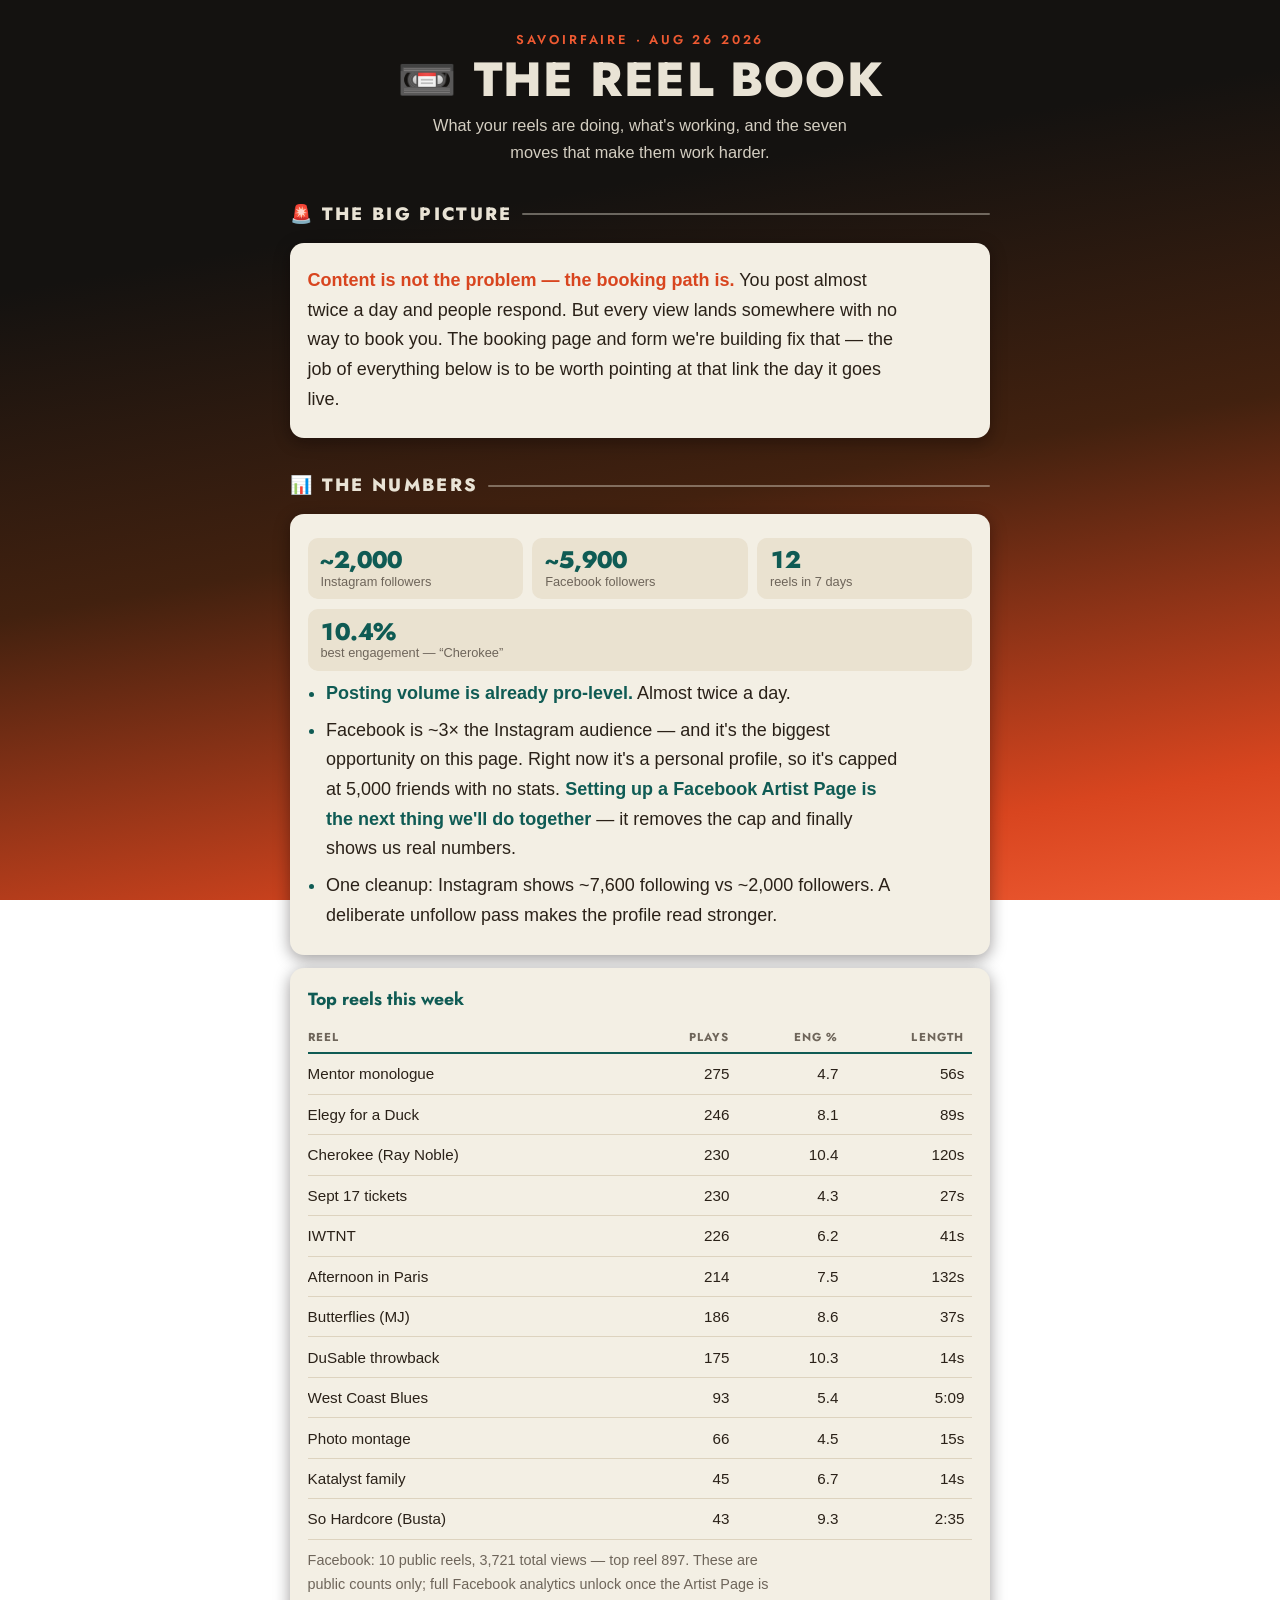
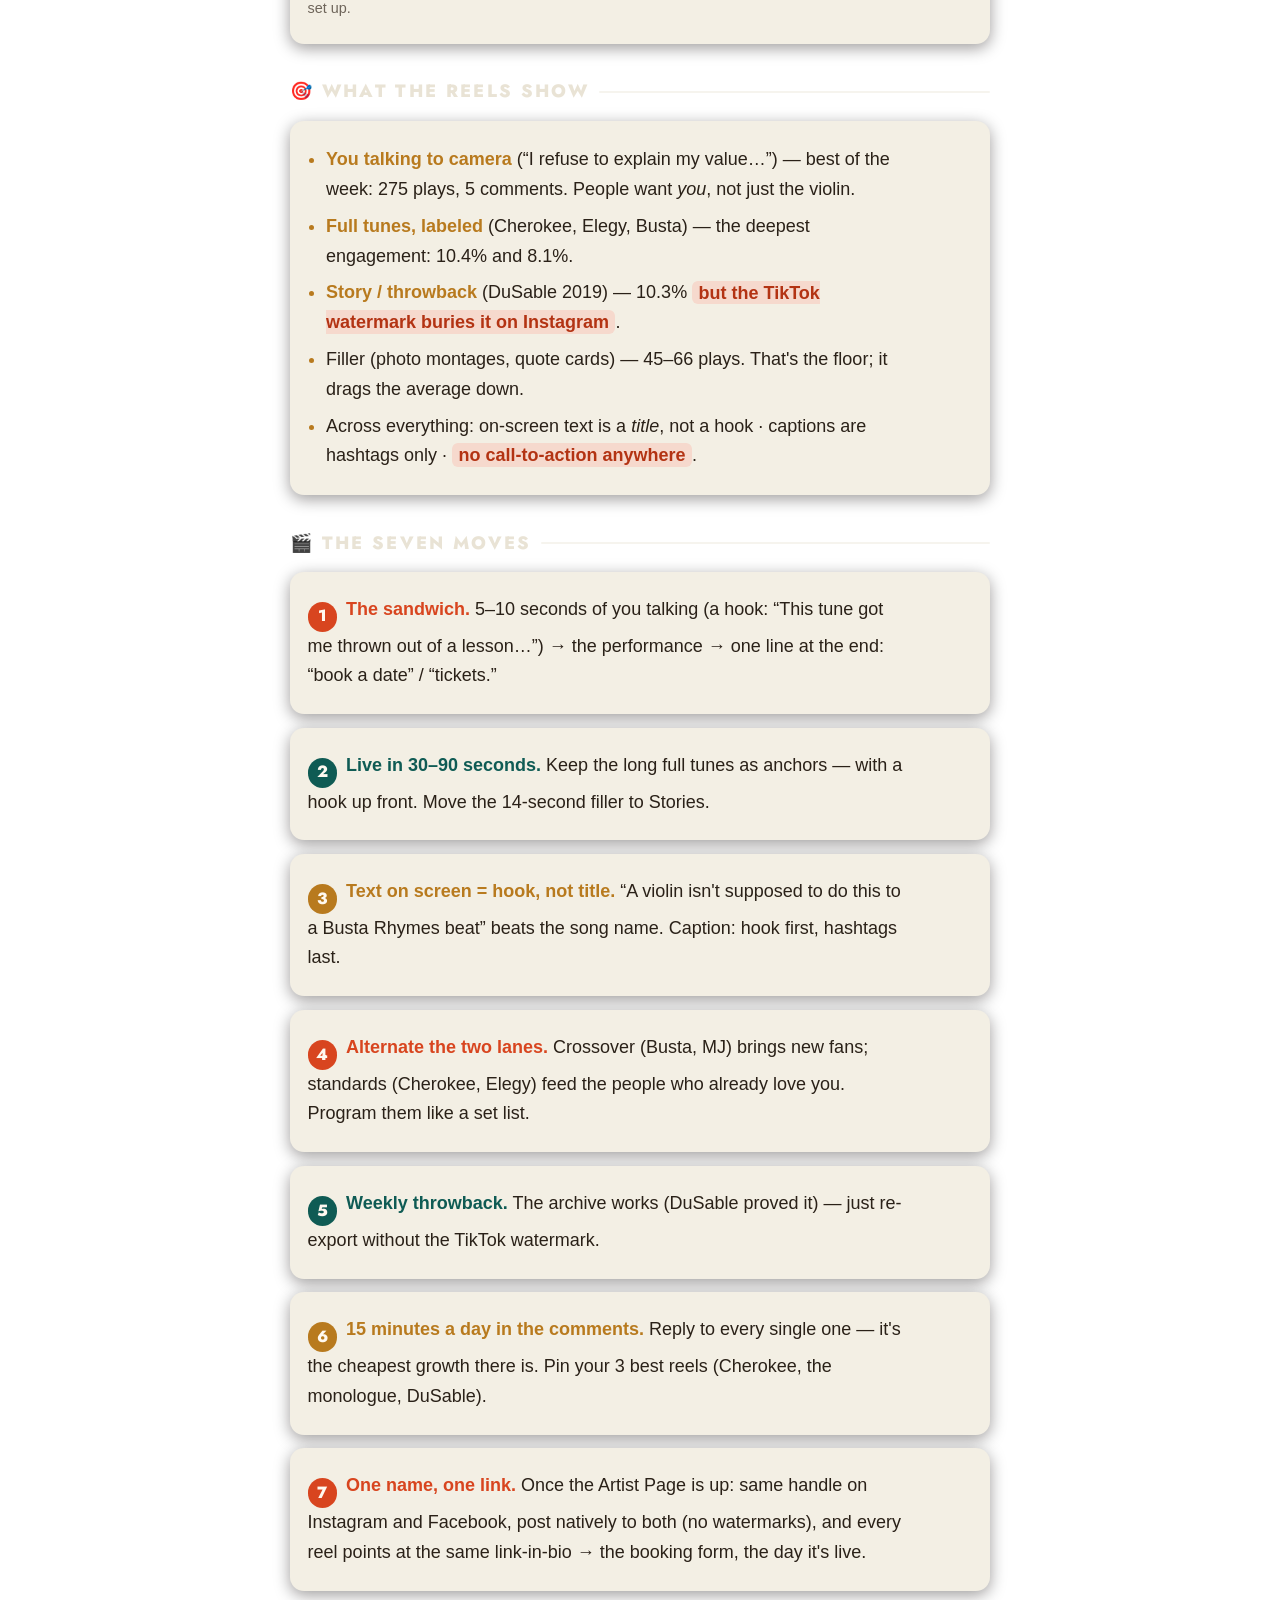
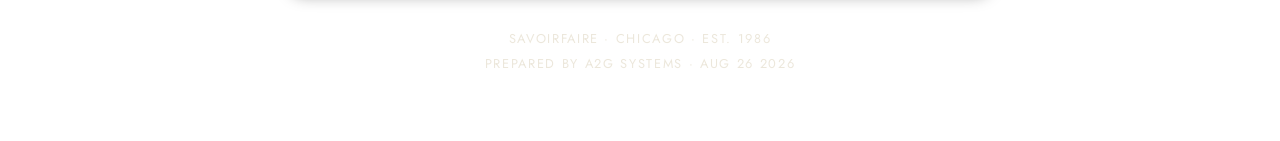
<file: savoirfaire/reel-book/index.html>
<!DOCTYPE html>
<html lang="en">
<head>
<meta charset="utf-8">
<meta name="viewport" content="width=device-width, initial-scale=1">
<meta name="robots" content="noindex">
<title>The Reel Book · Savoirfaire</title>
<link rel="preconnect" href="https://fonts.googleapis.com">
<link rel="stylesheet" href="https://fonts.googleapis.com/css2?family=Jost:wght@500;600;700;800&display=swap">
<style>
  :root{
    --ink:#141210; --brown:#42210F; --verm:#D8451F; --verm-h:#EE5A32;
    --card:#F3EFE4; --sleeve:#E9E3D5; --text:#2A2118; --soft:#6E655A;
    --teal:#0F5B54; --gold:#B87A1E;
    --fd:"Jost",Futura,"Avenir Next",Avenir,sans-serif;
    --fb:"Avenir Next",Avenir,"Helvetica Neue",Helvetica,Arial,sans-serif;
  }
  html{-webkit-text-size-adjust:100%}
  body{
    margin:0; font-family:var(--fb); font-size:18px; line-height:1.65; color:var(--text);
    background:linear-gradient(170deg,var(--ink) 0%,var(--ink) 26%,var(--brown) 55%,var(--verm) 88%,var(--verm-h) 100%);
    background-attachment:fixed; min-height:100vh;
  }
  main{max-width:700px; margin:0 auto; padding:1.8rem 1.05rem 4rem}
  .mast{color:var(--sleeve); text-align:center; margin-bottom:1.6rem}
  .mast .date{font-family:var(--fd); font-weight:600; letter-spacing:.22em; text-transform:uppercase; font-size:.8rem; color:var(--verm-h)}
  .mast h1{font-family:var(--fd); font-weight:800; text-transform:uppercase; font-size:clamp(2.1rem,9vw,3rem); letter-spacing:.03em; line-height:1.05; margin:.3rem 0 .45rem}
  .mast p{margin:0 auto; max-width:46ch; opacity:.9; font-size:1.02rem}
  .band{display:flex; align-items:center; gap:.6rem; margin:2.1rem 0 .85rem; color:var(--sleeve)}
  .band h2{font-family:var(--fd); font-weight:800; text-transform:uppercase; letter-spacing:.13em; font-size:1.12rem; margin:0}
  .band::after{content:""; flex:1; height:2px; background:rgba(233,227,213,.4); border-radius:2px}
  .card{background:var(--card); border-radius:14px; margin:0 0 .85rem; box-shadow:0 4px 16px rgba(10,6,4,.4); padding:1.05rem 1.1rem}
  .card h3{font-family:var(--fd); font-weight:700; font-size:1.1rem; margin:0 0 .45rem; color:var(--hue,var(--text))}
  .card p{margin:.4rem 0; max-width:60ch}
  .card ul{margin:.5rem 0 0; padding-left:1.15rem}
  .card li{margin:.45rem 0; max-width:58ch}
  .card li::marker{color:var(--hue,var(--verm))}
  .h-verm{--hue:var(--verm)} .h-teal{--hue:var(--teal)} .h-gold{--hue:var(--gold)}
  .do{font-weight:700; color:var(--hue,var(--text))}
  .stop{background:#F6D9CD; border-radius:6px; padding:.12rem .4rem; font-weight:700; color:#B33313}
  .good{color:var(--teal); font-weight:700}
  .statrow{display:flex; flex-wrap:wrap; gap:.6rem; margin:.4rem 0 .2rem}
  .chipstat{background:#EAE2D0; border-radius:10px; padding:.55rem .8rem; flex:1 1 140px; min-width:130px}
  .chipstat .v{font-family:var(--fd); font-weight:800; font-size:1.5rem; font-variant-numeric:tabular-nums; color:var(--hue,var(--text)); line-height:1.15}
  .chipstat .l{font-size:.8rem; color:var(--soft); line-height:1.3}
  .tablewrap{overflow-x:auto; margin:.5rem 0 0}
  table{border-collapse:collapse; font-size:.95rem; width:100%}
  th{font-family:var(--fd); font-weight:700; font-size:.72rem; letter-spacing:.1em; text-transform:uppercase; color:var(--soft); text-align:left; border-bottom:2px solid var(--hue,var(--verm)); padding:.35rem .5rem .35rem 0}
  td{border-bottom:1px solid #DDD3BF; padding:.45rem .5rem .45rem 0; vertical-align:top}
  td.num,th.num{text-align:right; font-variant-numeric:tabular-nums; white-space:nowrap}
  a{color:var(--verm); font-weight:600; text-decoration-thickness:1px}
  .movenum{
    display:inline-grid; place-items:center; width:1.85rem; height:1.85rem; border-radius:50%;
    background:var(--hue,var(--verm)); color:#FFF9F0; font-family:var(--fd); font-weight:800; font-size:1.02rem;
    margin-right:.55rem; vertical-align:-.4rem;
  }
  footer{text-align:center; color:rgba(233,227,213,.85); font-size:.8rem; margin-top:2.2rem; font-family:var(--fd); letter-spacing:.13em; text-transform:uppercase; line-height:2}
</style>
</head>
<body>
<main>
  <div class="mast">
    <div class="date">Savoirfaire · Aug 26 2026</div>
    <h1>📼 The Reel Book</h1>
    <p>What your reels are doing, what's working, and the seven moves that make them work harder.</p>
  </div>

  <div class="band"><h2>🚨 The big picture</h2></div>
  <div class="card h-verm">
    <p><span class="do">Content is not the problem — the booking path is.</span> You post almost twice a day and people respond. But every view lands somewhere with no way to book you. The booking page and form we're building fix that — the job of everything below is to be worth pointing at that link the day it goes live.</p>
  </div>

  <div class="band"><h2>📊 The numbers</h2></div>
  <div class="card h-teal">
    <div class="statrow">
      <div class="chipstat"><div class="v">~2,000</div><div class="l">Instagram followers</div></div>
      <div class="chipstat"><div class="v">~5,900</div><div class="l">Facebook followers</div></div>
      <div class="chipstat"><div class="v">12</div><div class="l">reels in 7 days</div></div>
      <div class="chipstat"><div class="v">10.4%</div><div class="l">best engagement — “Cherokee”</div></div>
    </div>
    <ul>
      <li><span class="good">Posting volume is already pro-level.</span> Almost twice a day.</li>
      <li>Facebook is ~3× the Instagram audience — and it's the biggest opportunity on this page. Right now it's a personal profile, so it's capped at 5,000 friends with no stats. <span class="do">Setting up a Facebook Artist Page is the next thing we'll do together</span> — it removes the cap and finally shows us real numbers.</li>
      <li>One cleanup: Instagram shows ~7,600 following vs ~2,000 followers. A deliberate unfollow pass makes the profile read stronger.</li>
    </ul>
  </div>

  <div class="card h-teal">
    <h3>Top reels this week</h3>
    <div class="tablewrap"><table>
      <tr><th>Reel</th><th class="num">Plays</th><th class="num">Eng %</th><th class="num">Length</th></tr>
      <tr><td>Mentor monologue</td><td class="num">275</td><td class="num">4.7</td><td class="num">56s</td></tr>
      <tr><td>Elegy for a Duck</td><td class="num">246</td><td class="num">8.1</td><td class="num">89s</td></tr>
      <tr><td>Cherokee (Ray Noble)</td><td class="num">230</td><td class="num">10.4</td><td class="num">120s</td></tr>
      <tr><td>Sept 17 tickets</td><td class="num">230</td><td class="num">4.3</td><td class="num">27s</td></tr>
      <tr><td>IWTNT</td><td class="num">226</td><td class="num">6.2</td><td class="num">41s</td></tr>
      <tr><td>Afternoon in Paris</td><td class="num">214</td><td class="num">7.5</td><td class="num">132s</td></tr>
      <tr><td>Butterflies (MJ)</td><td class="num">186</td><td class="num">8.6</td><td class="num">37s</td></tr>
      <tr><td>DuSable throwback</td><td class="num">175</td><td class="num">10.3</td><td class="num">14s</td></tr>
      <tr><td>West Coast Blues</td><td class="num">93</td><td class="num">5.4</td><td class="num">5:09</td></tr>
      <tr><td>Photo montage</td><td class="num">66</td><td class="num">4.5</td><td class="num">15s</td></tr>
      <tr><td>Katalyst family</td><td class="num">45</td><td class="num">6.7</td><td class="num">14s</td></tr>
      <tr><td>So Hardcore (Busta)</td><td class="num">43</td><td class="num">9.3</td><td class="num">2:35</td></tr>
    </table></div>
    <p style="font-size:.9rem; color:var(--soft); margin-top:.6rem">Facebook: 10 public reels, 3,721 total views — top reel 897. These are public counts only; full Facebook analytics unlock once the Artist Page is set up.</p>
  </div>

  <div class="band"><h2>🎯 What the reels show</h2></div>
  <div class="card h-gold">
    <ul>
      <li><span class="do">You talking to camera</span> (“I refuse to explain my value…”) — best of the week: 275 plays, 5 comments. People want <em>you</em>, not just the violin.</li>
      <li><span class="do">Full tunes, labeled</span> (Cherokee, Elegy, Busta) — the deepest engagement: 10.4% and 8.1%.</li>
      <li><span class="do">Story / throwback</span> (DuSable 2019) — 10.3% <span class="stop">but the TikTok watermark buries it on Instagram</span>.</li>
      <li>Filler (photo montages, quote cards) — 45–66 plays. That's the floor; it drags the average down.</li>
      <li>Across everything: on-screen text is a <em>title</em>, not a hook · captions are hashtags only · <span class="stop">no call-to-action anywhere</span>.</li>
    </ul>
  </div>

  <div class="band"><h2>🎬 The seven moves</h2></div>
  <div class="card h-verm"><p><span class="movenum">1</span><span class="do">The sandwich.</span> 5–10 seconds of you talking (a hook: “This tune got me thrown out of a lesson…”) → the performance → one line at the end: “book a date” / “tickets.”</p></div>
  <div class="card h-teal"><p><span class="movenum">2</span><span class="do">Live in 30–90 seconds.</span> Keep the long full tunes as anchors — with a hook up front. Move the 14-second filler to Stories.</p></div>
  <div class="card h-gold"><p><span class="movenum">3</span><span class="do">Text on screen = hook, not title.</span> “A violin isn't supposed to do this to a Busta Rhymes beat” beats the song name. Caption: hook first, hashtags last.</p></div>
  <div class="card h-verm"><p><span class="movenum">4</span><span class="do">Alternate the two lanes.</span> Crossover (Busta, MJ) brings new fans; standards (Cherokee, Elegy) feed the people who already love you. Program them like a set list.</p></div>
  <div class="card h-teal"><p><span class="movenum">5</span><span class="do">Weekly throwback.</span> The archive works (DuSable proved it) — just re-export without the TikTok watermark.</p></div>
  <div class="card h-gold"><p><span class="movenum">6</span><span class="do">15 minutes a day in the comments.</span> Reply to every single one — it's the cheapest growth there is. Pin your 3 best reels (Cherokee, the monologue, DuSable).</p></div>
  <div class="card h-verm"><p><span class="movenum">7</span><span class="do">One name, one link.</span> Once the Artist Page is up: same handle on Instagram and Facebook, post natively to both (no watermarks), and every reel points at the same link-in-bio → the booking form, the day it's live.</p></div>

  <footer>Savoirfaire · Chicago · Est. 1986<br>Prepared by A2G Systems · Aug 26 2026</footer>
</main>
</body>
</html>
</file>
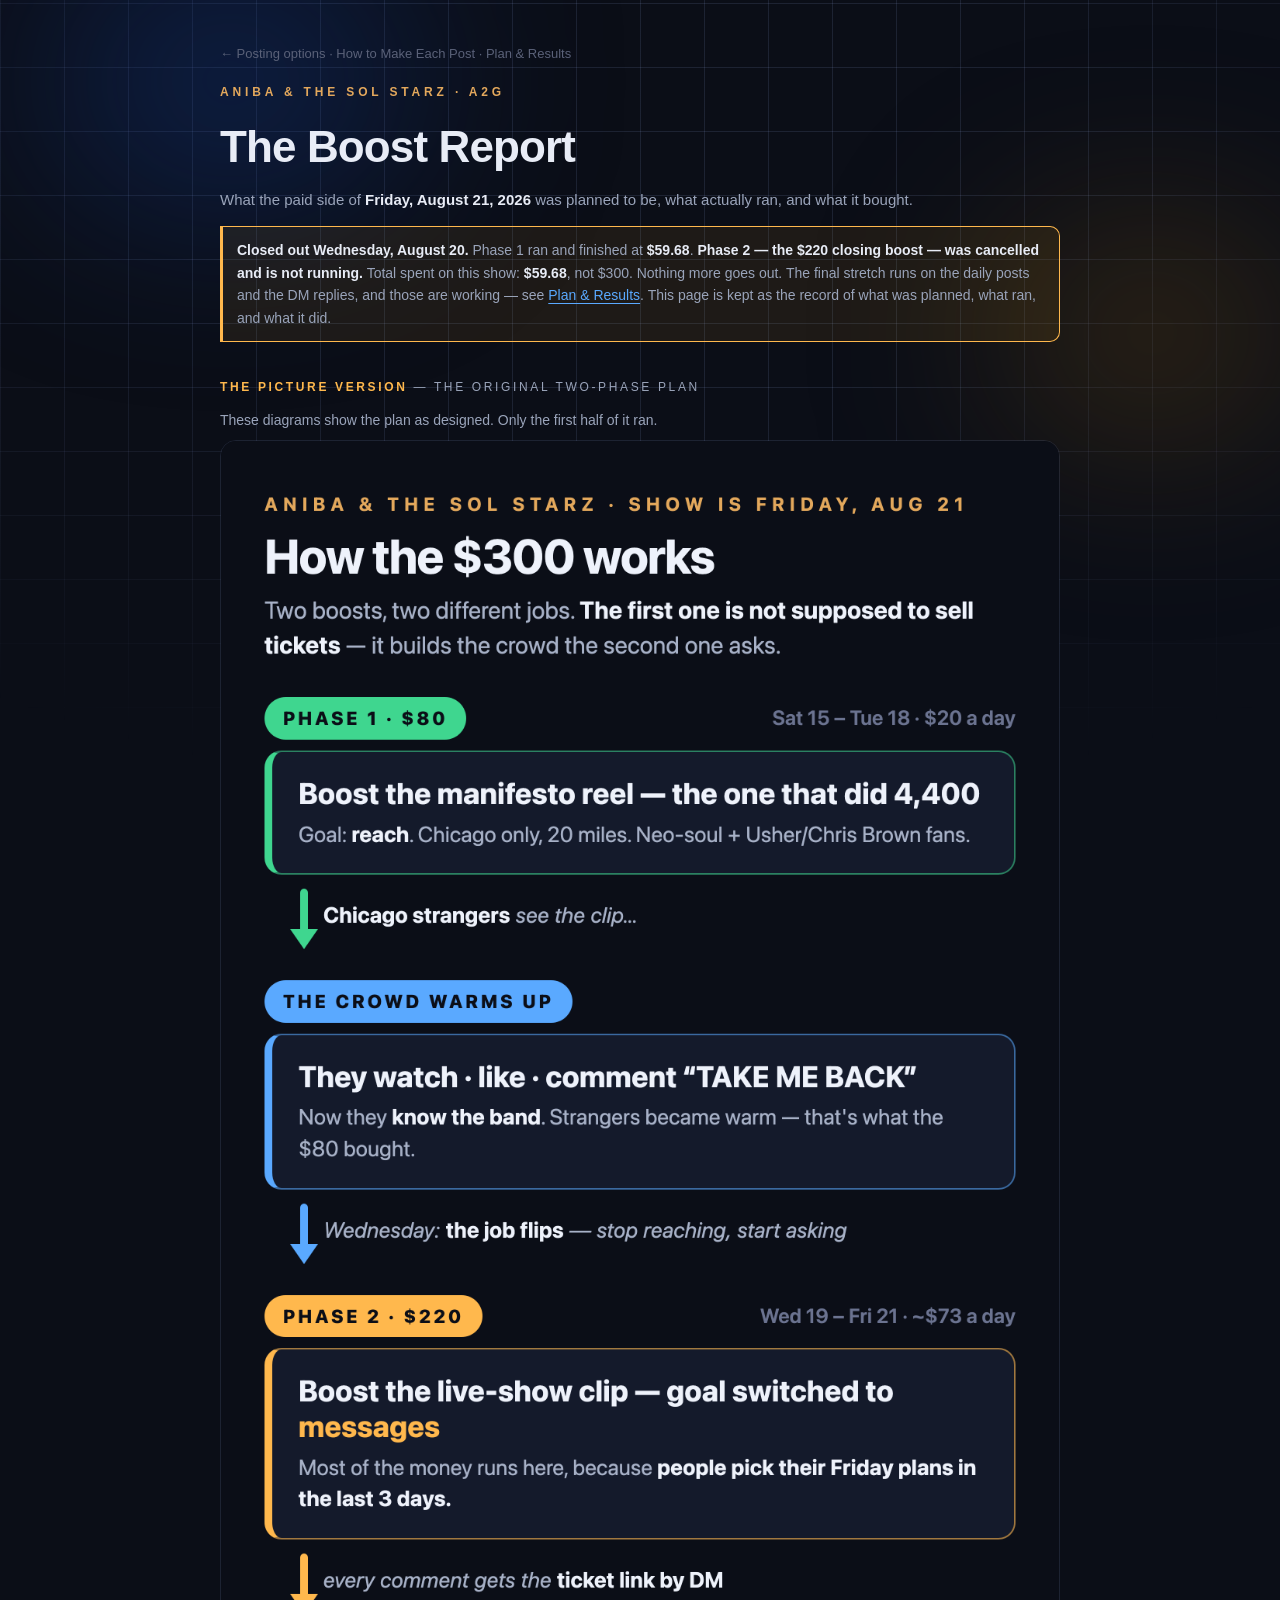
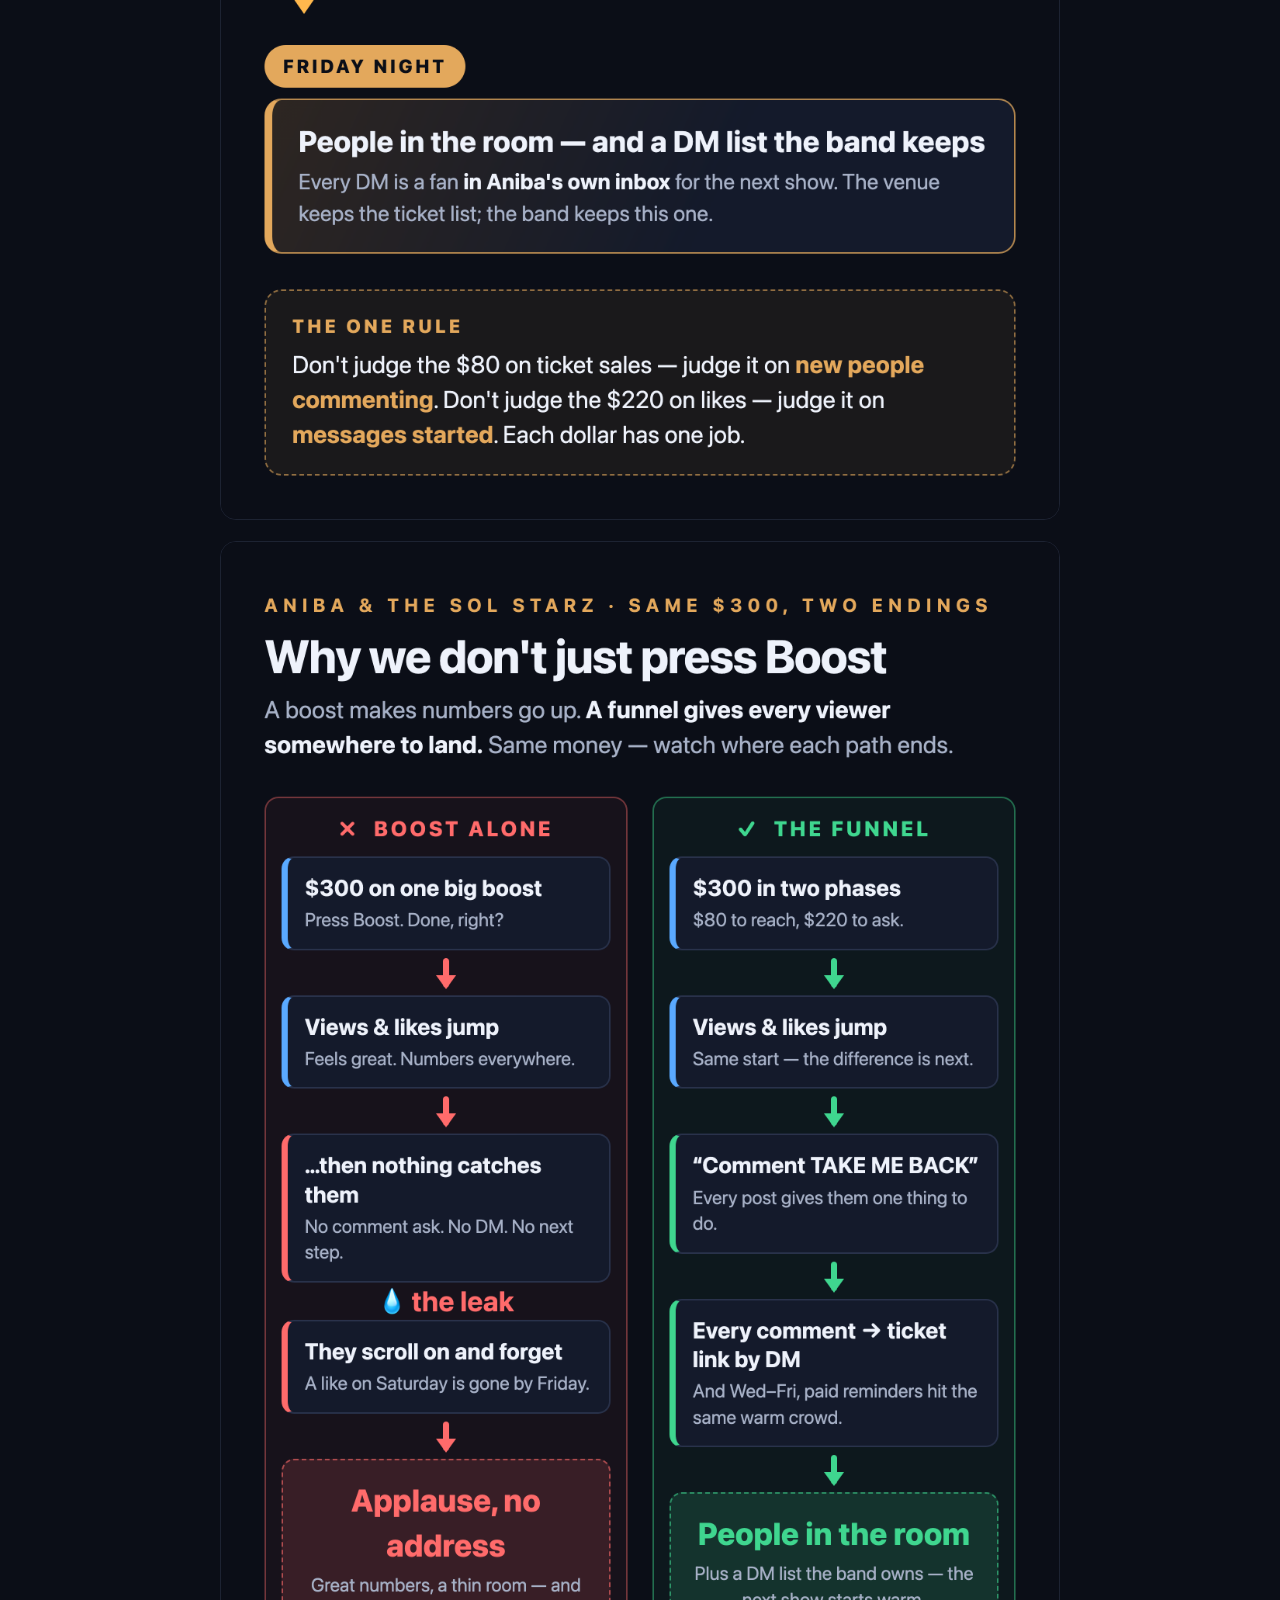
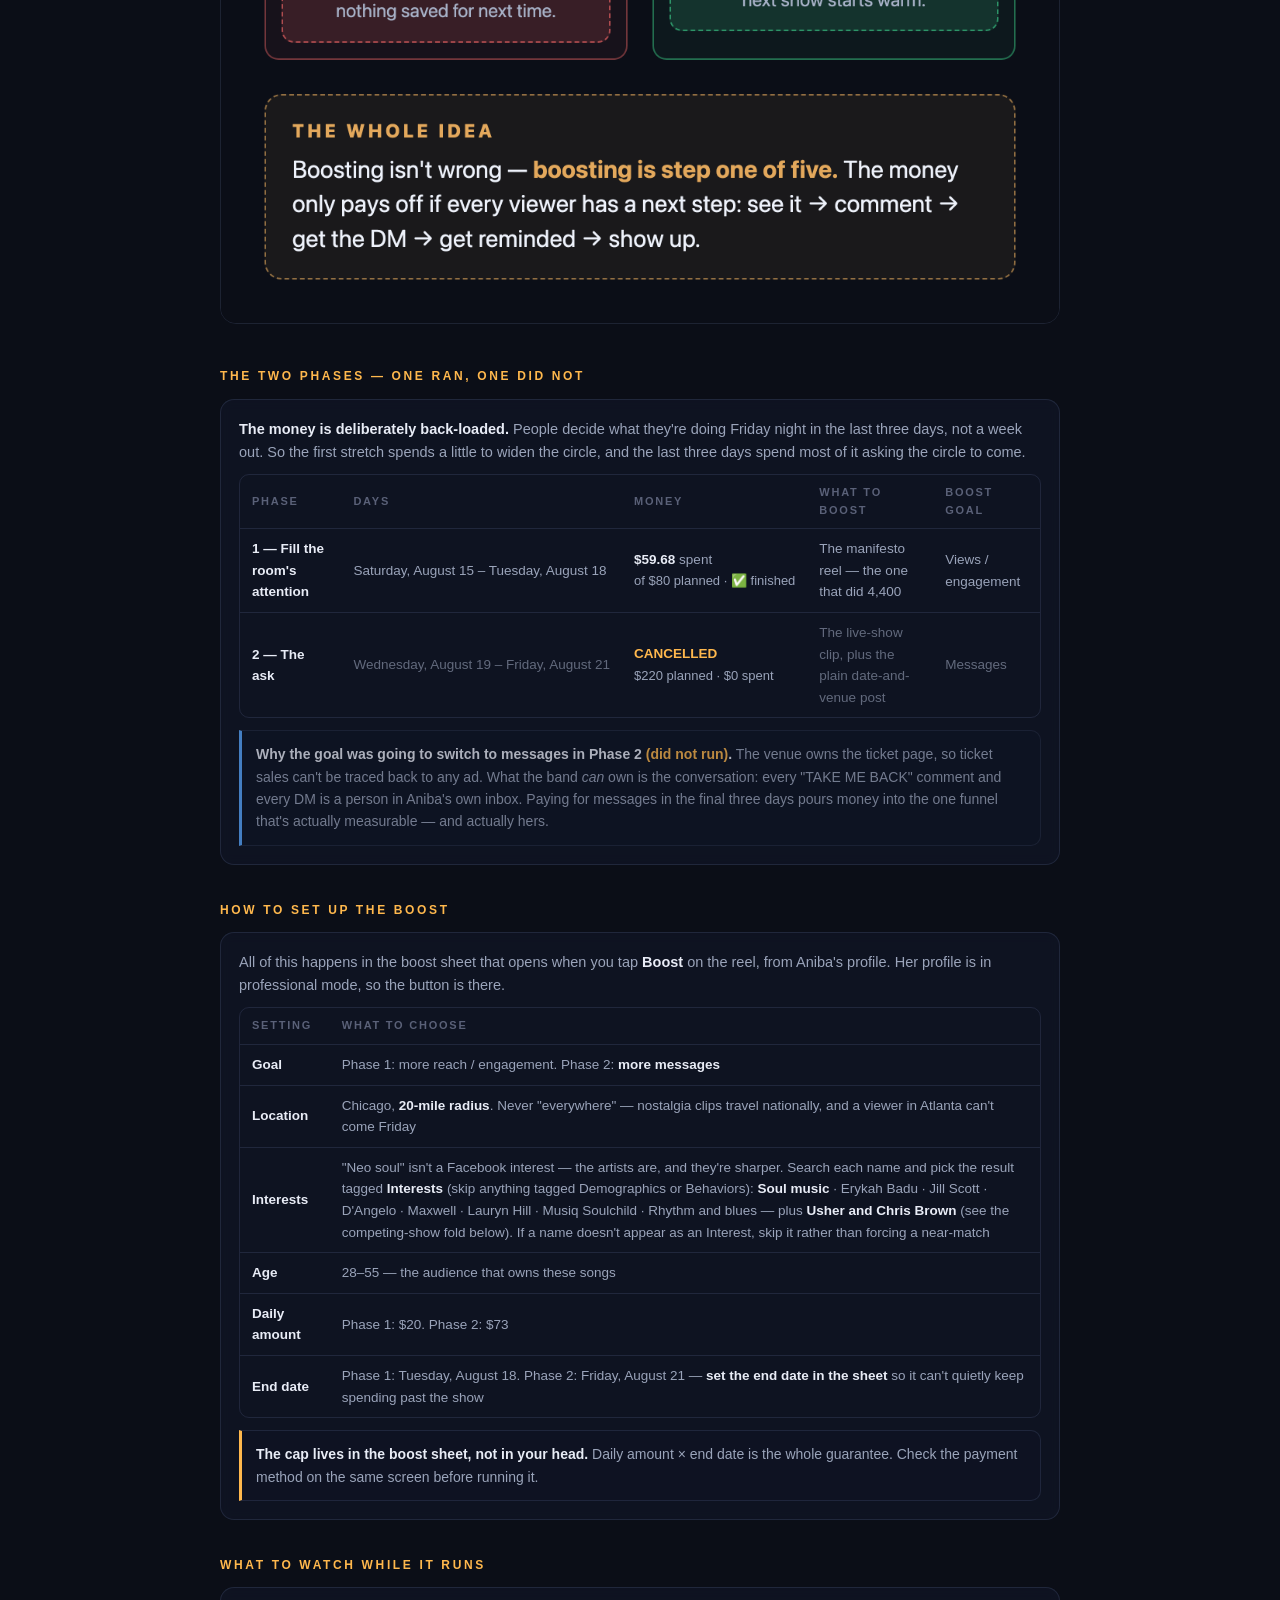
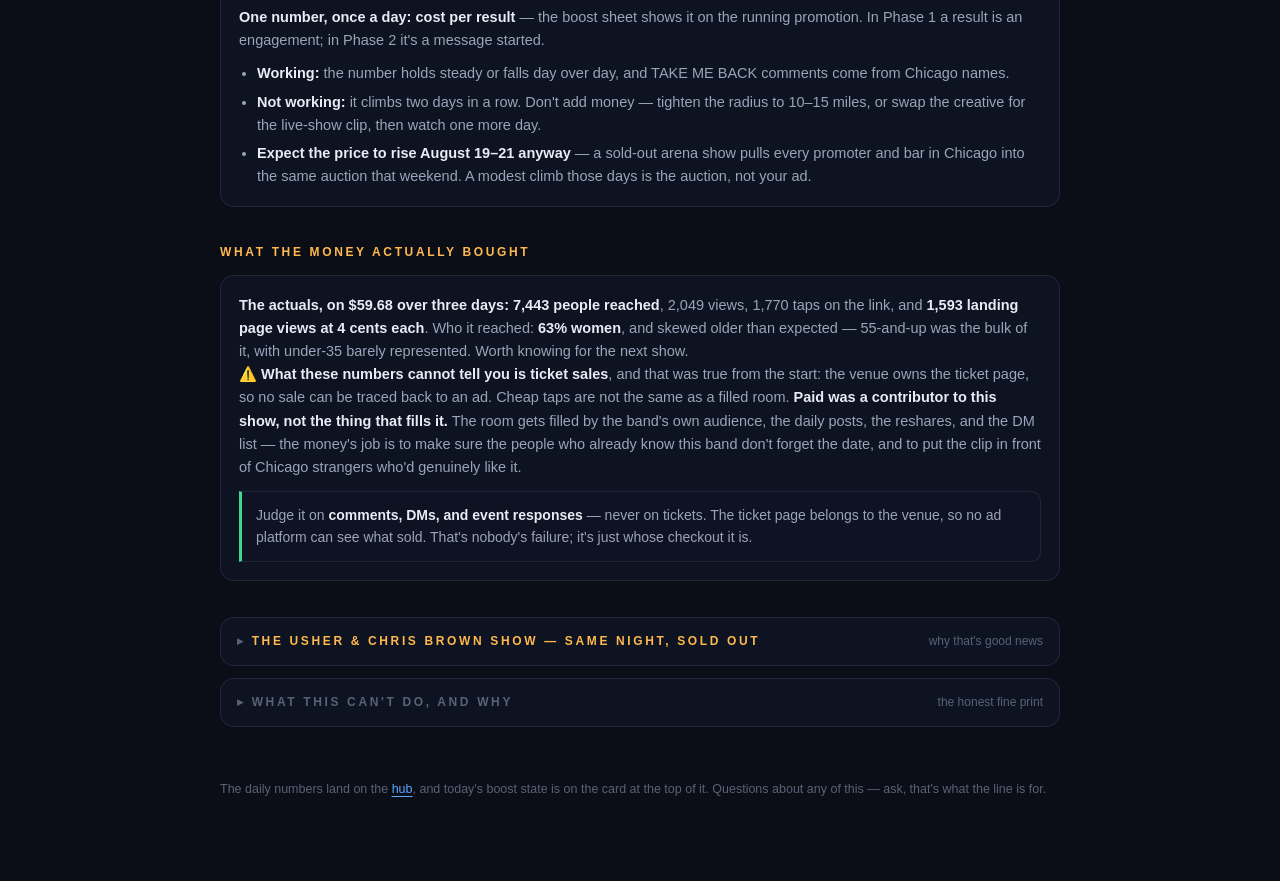
<file: aniba/ads.html>
<!doctype html>
<html lang="en">
<head>
<meta charset="utf-8">
<meta name="viewport" content="width=device-width,initial-scale=1">
<meta name="robots" content="noindex, nofollow, noarchive, nosnippet">
<meta name="referrer" content="no-referrer">
<meta name="color-scheme" content="dark">
<meta name="theme-color" content="#0b0e17">
<title>The Boost Report — Aniba</title>
<link rel="stylesheet" href="aniba.css">
</head>
<body>
<div class="grid-bg"></div><div class="aurora a1"></div><div class="aurora a2"></div>

<main>
  <div class="crumb"><a href="index.html#start">← Posting options</a> · <a href="playbook.html">How to Make Each Post</a> · <a href="reference.html">Plan & Results</a></div>
  <div class="eyebrow">Aniba &amp; The Sol Starz · A2G</div>
  <h1>The Boost Report</h1>
  <div class="sub">What the paid side of <b>Friday, August 21, 2026</b> was planned to be, what actually ran, and what it bought.</div>
  <div class="note" style="border-color:var(--amber);background:rgba(255,176,32,.08);margin:14px 0 4px">
    <b>Closed out Wednesday, August 20.</b> Phase 1 ran and finished at <b>$59.68</b>.
    <b>Phase 2 — the $220 closing boost — was cancelled and is not running.</b>
    Total spent on this show: <b>$59.68</b>, not $300. Nothing more goes out.
    The final stretch runs on the daily posts and the DM replies, and those are working —
    see <a href="reference.html">Plan &amp; Results</a>. This page is kept as the record of
    what was planned, what ran, and what it did.
  </div>


  <section id="pictures">
    <div class="label" style="color:var(--amber)">The picture version <span style="color:var(--dim);font-weight:400">— the original two-phase plan</span></div>
    <p style="color:var(--dim);font-size:14px;margin:6px 0 0">These diagrams show the plan as designed. Only the first half of it ran.</p>
    <img src="aniba-flow.png" alt="Diagram: how the $300 flows from the Phase 1 reach boost through warm comments into the Phase 2 messages boost, ending with people in the room and a DM list the band keeps" style="width:100%;border-radius:16px;border:1px solid var(--line);margin-top:8px" loading="lazy">
    <img src="aniba-leak.png" alt="Diagram: the same $300 spent as one boost ends in applause with no address, while the funnel version ends with people in the room" style="width:100%;border-radius:16px;border:1px solid var(--line);margin-top:14px" loading="lazy">
  </section>

  <section id="phases">
    <div class="label" style="color:var(--amber)">The two phases — one ran, one did not</div>
    <div class="panel">
      <p style="color:var(--dim);font-size:14.5px"><b style="color:var(--ink)">The money is deliberately back-loaded.</b> People decide what they're doing Friday night in the last three days, not a week out. So the first stretch spends a little to widen the circle, and the last three days spend most of it asking the circle to come.</p>
      <div class="scroller">
        <table>
          <thead><tr><th>Phase</th><th>Days</th><th>Money</th><th>What to boost</th><th>Boost goal</th></tr></thead>
          <tbody>
            <tr>
              <td><b>1 — Fill the room's attention</b></td>
              <td class="num">Saturday, August 15 – Tuesday, August 18</td>
              <td class="num"><b>$59.68</b> spent<br><span style="color:var(--dim);font-size:13px">of $80 planned · ✅ finished</span></td>
              <td>The manifesto reel — the one that did 4,400</td>
              <td>Views / engagement</td>
            </tr>
            <tr>
              <td><b>2 — The ask</b></td>
              <td class="num" style="opacity:.6">Wednesday, August 19 – Friday, August 21</td>
              <td class="num"><b style="color:var(--amber)">CANCELLED</b><br><span style="color:var(--dim);font-size:13px">$220 planned · $0 spent</span></td>
              <td style="opacity:.6">The live-show clip, plus the plain date-and-venue post</td>
              <td style="opacity:.6">Messages</td>
            </tr>
          </tbody>
        </table>
      </div>
      <div class="note blue" style="opacity:.72"><b>Why the goal was going to switch to messages in Phase 2 <span style="color:var(--amber)">(did not run)</span>.</b> The venue owns the ticket page, so ticket sales can't be traced back to any ad. What the band <i>can</i> own is the conversation: every "TAKE ME BACK" comment and every DM is a person in Aniba's own inbox. Paying for messages in the final three days pours money into the one funnel that's actually measurable — and actually hers.</div>
    </div>
  </section>

  <section id="setup">
    <div class="label" style="color:var(--amber)">How to set up the boost</div>
    <div class="panel">
      <p style="color:var(--dim);font-size:14.5px">All of this happens in the boost sheet that opens when you tap <b style="color:var(--ink)">Boost</b> on the reel, from Aniba's profile. Her profile is in professional mode, so the button is there.</p>
      <div class="scroller">
        <table>
          <thead><tr><th>Setting</th><th>What to choose</th></tr></thead>
          <tbody>
            <tr><td><b>Goal</b></td><td>Phase 1: more reach / engagement. Phase 2: <b>more messages</b></td></tr>
            <tr><td><b>Location</b></td><td>Chicago, <b>20-mile radius</b>. Never "everywhere" — nostalgia clips travel nationally, and a viewer in Atlanta can't come Friday</td></tr>
            <tr><td><b>Interests</b></td><td>"Neo soul" isn't a Facebook interest — the artists are, and they're sharper. Search each name and pick the result tagged <b>Interests</b> (skip anything tagged Demographics or Behaviors): <b>Soul music</b> · Erykah Badu · Jill Scott · D'Angelo · Maxwell · Lauryn Hill · Musiq Soulchild · Rhythm and blues — plus <b>Usher and Chris Brown</b> (see the competing-show fold below). If a name doesn't appear as an Interest, skip it rather than forcing a near-match</td></tr>
            <tr><td><b>Age</b></td><td>28–55 — the audience that owns these songs</td></tr>
            <tr><td><b>Daily amount</b></td><td>Phase 1: $20. Phase 2: $73</td></tr>
            <tr><td><b>End date</b></td><td>Phase 1: Tuesday, August 18. Phase 2: Friday, August 21 — <b>set the end date in the sheet</b> so it can't quietly keep spending past the show</td></tr>
          </tbody>
        </table>
      </div>
      <div class="note"><b>The cap lives in the boost sheet, not in your head.</b> Daily amount × end date is the whole guarantee. Check the payment method on the same screen before running it.</div>
    </div>
  </section>

  <section id="watch">
    <div class="label" style="color:var(--amber)">What to watch while it runs</div>
    <div class="panel">
      <p style="color:var(--dim);font-size:14.5px"><b style="color:var(--ink)">One number, once a day: cost per result</b> — the boost sheet shows it on the running promotion. In Phase 1 a result is an engagement; in Phase 2 it's a message started.</p>
      <ul style="margin:10px 0 0 18px;color:var(--dim);font-size:14.5px">
        <li style="margin-top:5px"><b style="color:var(--ink)">Working:</b> the number holds steady or falls day over day, and TAKE ME BACK comments come from Chicago names.</li>
        <li style="margin-top:5px"><b style="color:var(--ink)">Not working:</b> it climbs two days in a row. Don't add money — tighten the radius to 10–15 miles, or swap the creative for the live-show clip, then watch one more day.</li>
        <li style="margin-top:5px"><b style="color:var(--ink)">Expect the price to rise August 19–21 anyway</b> — a sold-out arena show pulls every promoter and bar in Chicago into the same auction that weekend. A modest climb those days is the auction, not your ad.</li>
      </ul>
    </div>
  </section>

  <section id="honest">
    <div class="label" style="color:var(--amber)">What the money actually bought</div>
    <div class="panel">
      <p style="color:var(--dim);font-size:14.5px"><b style="color:var(--ink)">The actuals, on $59.68 over three days:</b> <b style="color:var(--ink)">7,443 people reached</b>, 2,049 views, 1,770 taps on the link, and <b style="color:var(--ink)">1,593 landing page views at 4 cents each</b>. Who it reached: <b style="color:var(--ink)">63% women</b>, and skewed older than expected — 55-and-up was the bulk of it, with under-35 barely represented. Worth knowing for the next show.</p>
      <p style="color:var(--dim);font-size:14.5px">⚠️ <b style="color:var(--ink)">What these numbers cannot tell you is ticket sales</b>, and that was true from the start: the venue owns the ticket page, so no sale can be traced back to an ad. Cheap taps are not the same as a filled room. <b style="color:var(--ink)">Paid was a contributor to this show, not the thing that fills it.</b> The room gets filled by the band's own audience, the daily posts, the reshares, and the DM list — the money's job is to make sure the people who already know this band don't forget the date, and to put the clip in front of Chicago strangers who'd genuinely like it.</p>
      <div class="note green">Judge it on <b>comments, DMs, and event responses</b> — never on tickets. The ticket page belongs to the venue, so no ad platform can see what sold. That's nobody's failure; it's just whose checkout it is.</div>
    </div>
  </section>

  <section id="competing">
    <details class="fold" data-k="ads-competing">
      <summary><div class="shead"><div class="label" style="color:var(--amber)">The Usher &amp; Chris Brown show — same night, sold out</div><span class="stamp">why that's good news</span></div></summary>
      <div class="inner">
        <p><b>Sold out is the best version of a competing show.</b> Everyone holding those tickets was never coming anyway. But the people who <i>wanted</i> tickets and couldn't get them are now R&amp;B fans, in Chicago, with Friday night already set aside for live music and money already budgeted for it — and no plans. Nobody else is talking to them.</p>
        <ul>
          <li><b>That's why Usher and Chris Brown are in the interest targeting.</b> It aims the boost at exactly the people whose Friday just opened up.</li>
          <li><b>The pitch is alternative, never consolation.</b> What an arena can't be: a live band, close enough to see faces. "Friday night, grown folks R&amp;B, live band — no nosebleeds, no $400 resale." Never "the backup plan."</li>
          <li>If their arena is near The Haven, say "park early, doors 7PM" in the show-week posts; if it's across town, ignore it.</li>
        </ul>
      </div>
    </details>

    <details class="fold" data-k="ads-cantmeasure">
      <summary><div class="shead"><div class="label" style="color:var(--faint)">What this can't do, and why</div><span class="stamp">the honest fine print</span></div></summary>
      <div class="inner">
        <p><b>No ticket tracking.</b> The checkout is the venue's. Only the page that owns a checkout can install the tracking that connects an ad to a sale — that's Haven, not the band. Every "did it work?" answer therefore comes from comments, DMs, and event responses. That's also why the comment-to-DM move is on every post: it's the scoreboard.</p>
        <p><b>No retargeting audiences.</b> Building a custom audience ("everyone who watched 25% of a video") requires a business Page with an ad account. A personal profile in professional mode — where all the winning posts live — can boost, but can't build audiences. The interest-plus-radius targeting above is the strongest version available from this surface, and it's plenty for a local show.</p>
        <p style="opacity:.6"><b>Was worth checking Monday <span style="color:var(--amber)">— moot now, Phase 2 was cancelled</span>:</b> whether the band Page can boost the <a href="https://www.facebook.com/events/1659670468471612">Facebook event</a> directly. Keeping the note because it is still the right first move on the next show — event boosts come with Facebook's free reminders the day before and the day of.</p>
      </div>
    </details>
  </section>

  <footer>
    The daily numbers land on the <a href="index.html">hub</a>, and today's boost state is on the card at the top of it. Questions about any of this — ask, that's what the line is for.
  </footer>
</main>

<script>
(function(){
"use strict";
Array.prototype.forEach.call(document.querySelectorAll("details.fold[data-k]"),function(f){
  var k="aniba-fold-"+f.dataset.k;
  var saved=localStorage.getItem(k);
  if(saved==="1") f.open=true; else if(saved==="0") f.open=false;
  f.addEventListener("toggle",function(){localStorage.setItem(k,f.open?"1":"0");});
});
if(location.hash){
  var t=document.querySelector(location.hash);
  if(t&&t.tagName==="DETAILS"){ t.open=true; t.scrollIntoView(); }
}
})();
</script>
</body>
</html>
</file>
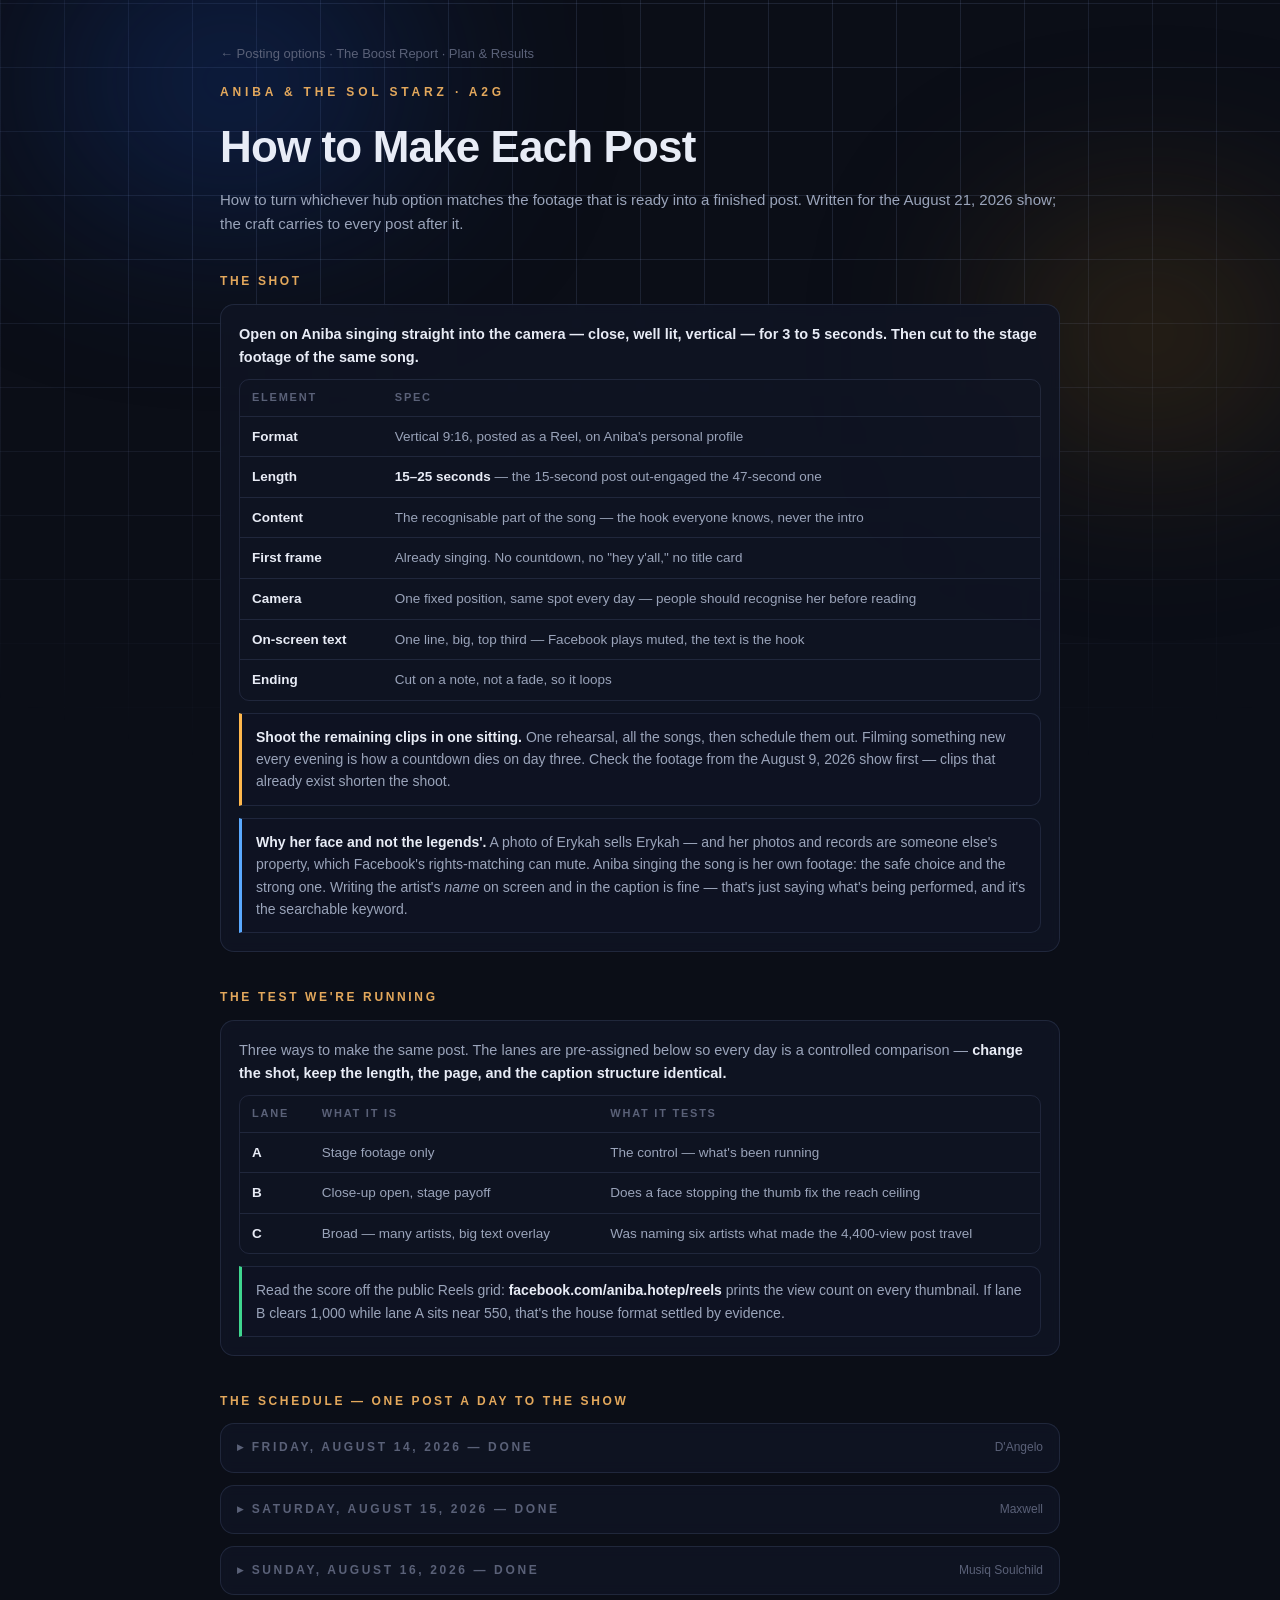
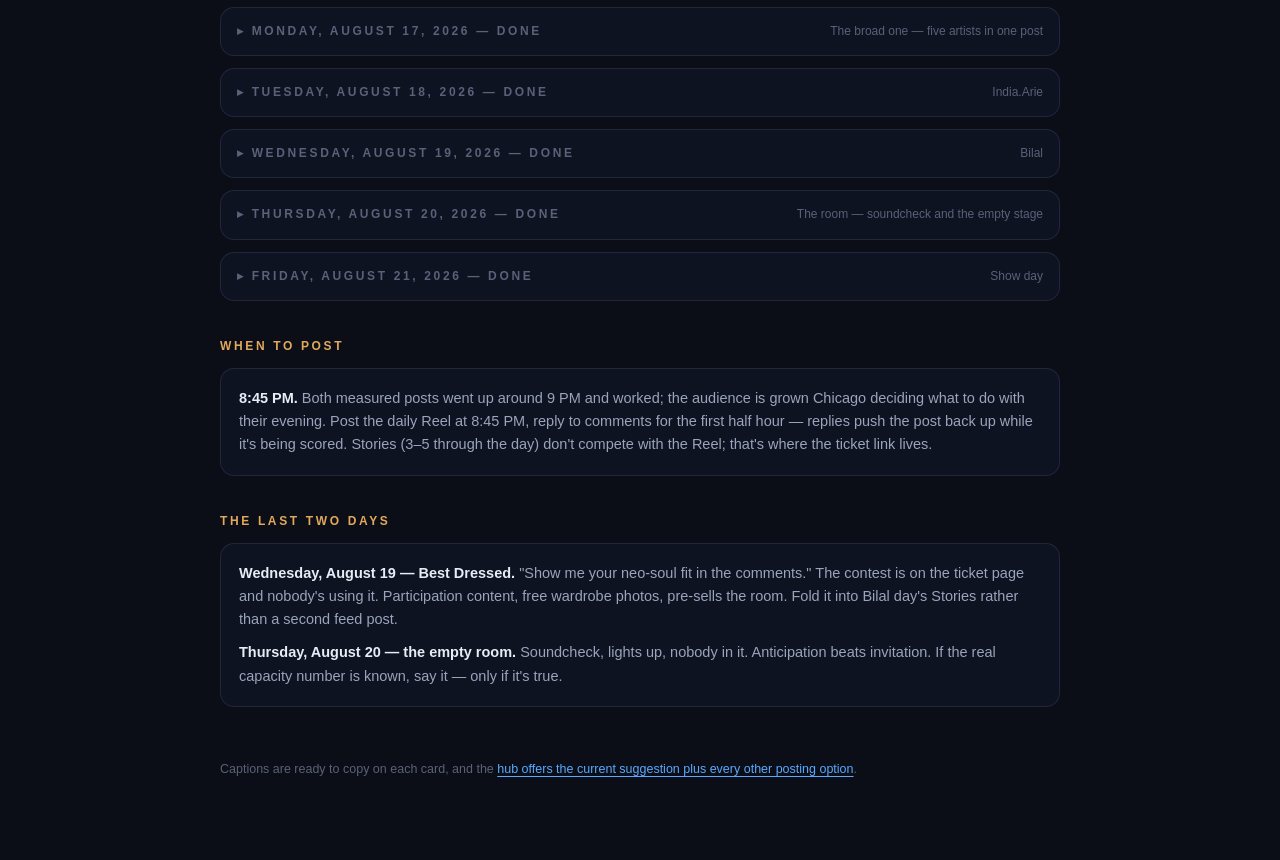
<file: aniba/playbook.html>
<!doctype html>
<html lang="en">
<head>
<meta charset="utf-8">
<meta name="viewport" content="width=device-width,initial-scale=1">
<meta name="robots" content="noindex, nofollow, noarchive, nosnippet">
<meta name="referrer" content="no-referrer">
<meta name="color-scheme" content="dark">
<meta name="theme-color" content="#0b0e17">
<title>How to Make Each Post — Aniba</title>
<link rel="stylesheet" href="aniba.css">
</head>
<body>
<div class="grid-bg"></div><div class="aurora a1"></div><div class="aurora a2"></div>

<main>
  <div class="crumb"><a href="index.html#start">← Posting options</a> · <a href="ads.html">The Boost Report</a> · <a href="reference.html">Plan & Results</a></div>
  <div class="eyebrow">Aniba &amp; The Sol Starz · A2G</div>
  <h1>How to Make Each Post</h1>
  <div class="sub">How to turn whichever hub option matches the footage that is ready into a finished post. Written for the August 21, 2026 show; the craft carries to every post after it.</div>

  <section id="format">
    <div class="label" style="color:var(--brass)">The shot</div>
    <div class="panel">
      <p style="color:var(--dim);font-size:14.5px"><b style="color:var(--ink)">Open on Aniba singing straight into the camera — close, well lit, vertical — for 3 to 5 seconds. Then cut to the stage footage of the same song.</b></p>
      <div class="scroller">
        <table>
          <thead><tr><th>Element</th><th>Spec</th></tr></thead>
          <tbody>
            <tr><td><b>Format</b></td><td>Vertical 9:16, posted as a Reel, on Aniba's personal profile</td></tr>
            <tr><td><b>Length</b></td><td class="num"><b>15–25 seconds</b> — the 15-second post out-engaged the 47-second one</td></tr>
            <tr><td><b>Content</b></td><td>The recognisable part of the song — the hook everyone knows, never the intro</td></tr>
            <tr><td><b>First frame</b></td><td>Already singing. No countdown, no "hey y'all," no title card</td></tr>
            <tr><td><b>Camera</b></td><td>One fixed position, same spot every day — people should recognise her before reading</td></tr>
            <tr><td><b>On-screen text</b></td><td>One line, big, top third — Facebook plays muted, the text is the hook</td></tr>
            <tr><td><b>Ending</b></td><td>Cut on a note, not a fade, so it loops</td></tr>
          </tbody>
        </table>
      </div>
      <div class="note"><b>Shoot the remaining clips in one sitting.</b> One rehearsal, all the songs, then schedule them out. Filming something new every evening is how a countdown dies on day three. Check the footage from the August 9, 2026 show first — clips that already exist shorten the shoot.</div>
      <div class="note blue"><b>Why her face and not the legends'.</b> A photo of Erykah sells Erykah — and her photos and records are someone else's property, which Facebook's rights-matching can mute. Aniba singing the song is her own footage: the safe choice and the strong one. Writing the artist's <i>name</i> on screen and in the caption is fine — that's just saying what's being performed, and it's the searchable keyword.</div>
    </div>
  </section>

  <section id="test">
    <div class="label" style="color:var(--brass)">The test we're running</div>
    <div class="panel">
      <p style="color:var(--dim);font-size:14.5px">Three ways to make the same post. The lanes are pre-assigned below so every day is a controlled comparison — <b style="color:var(--ink)">change the shot, keep the length, the page, and the caption structure identical.</b></p>
      <div class="scroller">
        <table>
          <thead><tr><th>Lane</th><th>What it is</th><th>What it tests</th></tr></thead>
          <tbody>
            <tr><td><b>A</b></td><td>Stage footage only</td><td>The control — what's been running</td></tr>
            <tr><td><b>B</b></td><td>Close-up open, stage payoff</td><td>Does a face stopping the thumb fix the reach ceiling</td></tr>
            <tr><td><b>C</b></td><td>Broad — many artists, big text overlay</td><td>Was naming six artists what made the 4,400-view post travel</td></tr>
          </tbody>
        </table>
      </div>
      <div class="note green">Read the score off the public Reels grid: <b>facebook.com/aniba.hotep/reels</b> prints the view count on every thumbnail. If lane B clears 1,000 while lane A sits near 550, that's the house format settled by evidence.</div>
    </div>
  </section>

  <section id="artists">
    <div class="label" style="color:var(--brass)">The schedule — one post a day to the show</div>
    <div id="sched"></div>
  </section>

  <section id="timing">
    <div class="label" style="color:var(--brass)">When to post</div>
    <div class="panel">
      <p style="color:var(--dim);font-size:14.5px"><b style="color:var(--ink)">8:45 PM.</b> Both measured posts went up around 9 PM and worked; the audience is grown Chicago deciding what to do with their evening. Post the daily Reel at 8:45 PM, reply to comments for the first half hour — replies push the post back up while it's being scored. Stories (3–5 through the day) don't compete with the Reel; that's where the ticket link lives.</p>
    </div>
  </section>

  <section id="final3">
    <div class="label" style="color:var(--brass)">The last two days</div>
    <div class="panel">
      <p style="color:var(--dim);font-size:14.5px"><b style="color:var(--ink)">Wednesday, August 19 — Best Dressed.</b> "Show me your neo-soul fit in the comments." The contest is on the ticket page and nobody's using it. Participation content, free wardrobe photos, pre-sells the room. Fold it into Bilal day's Stories rather than a second feed post.</p>
      <p style="color:var(--dim);font-size:14.5px;margin-top:10px"><b style="color:var(--ink)">Thursday, August 20 — the empty room.</b> Soundcheck, lights up, nobody in it. Anticipation beats invitation. If the real capacity number is known, say it — only if it's true.</p>
    </div>
  </section>

  <footer>
    Captions are ready to copy on each card, and the <a href="index.html#start">hub offers the current suggestion plus every other posting option</a>.
  </footer>
</main>

<script>
(function(){
"use strict";
var MONTHS=["January","February","March","April","May","June","July","August","September","October","November","December"];
var DAYS=["Sunday","Monday","Tuesday","Wednesday","Thursday","Friday","Saturday"];
function parseISO(d){var p=d.split("-");return new Date(+p[0],+p[1]-1,+p[2]);}
function longDate(iso,wd){var d=parseISO(iso);var s=MONTHS[d.getMonth()]+" "+d.getDate()+", "+d.getFullYear();return wd?DAYS[d.getDay()]+", "+s:s;}
function localISO(){var d=new Date();return d.getFullYear()+"-"+String(d.getMonth()+1).padStart(2,"0")+"-"+String(d.getDate()).padStart(2,"0");}
function esc(s){var d=document.createElement("div");d.textContent=s==null?"":String(s);return d.innerHTML;}
var TODAY=localISO();

fetch("steer.json",{cache:"no-store"}).then(function(r){return r.json();}).then(function(s){
  var host=document.getElementById("sched");
  (s.schedule||[]).forEach(function(e,i){
    var isToday=e.date===TODAY, past=e.date<TODAY;
    var d=document.createElement("details"); d.className="fold"; d.dataset.k="pb-day-"+e.date;
    if(isToday) d.open=true;
    var laneTxt=(e.lane&&e.lane!=="—")?("Lane "+e.lane+" · "+e.lane_name):e.lane_name;
    d.innerHTML='<summary><div class="shead"><div class="label" style="color:'+(isToday?"var(--brass)":(past?"var(--faint)":"var(--ink)"))+'">'
      +esc(longDate(e.date,true))+(isToday?" — TODAY":(past?" — done":""))+'</div><span class="stamp">'+esc(e.artist)+'</span></div></summary>'
      +'<div class="inner"><p><b>'+esc(e.artist)+'</b> · '+esc(laneTxt)+'</p>'
      +'<p style="font-style:italic;color:var(--brass)">On-screen text: “'+esc(e.overlay)+'”</p>'
      +'<div class="caption-box"></div>'
      +'<button class="copybtn" type="button">Copy the caption</button></div>';
    d.querySelector(".caption-box").textContent=e.caption;
    var btn=d.querySelector(".copybtn");
    btn.addEventListener("click",function(ev){
      ev.preventDefault();
      (navigator.clipboard&&navigator.clipboard.writeText?navigator.clipboard.writeText(e.caption):Promise.reject()).then(function(){
        btn.textContent="Copied"; btn.classList.add("done");
        setTimeout(function(){btn.textContent="Copy the caption";btn.classList.remove("done");},1800);
      },function(){ btn.textContent="Select the box and copy"; });
    });
    host.appendChild(d);
  });
  // fold persistence
  Array.prototype.forEach.call(document.querySelectorAll("details.fold[data-k]"),function(f){
    var k="aniba-fold-"+f.dataset.k;
    var saved=localStorage.getItem(k);
    if(saved==="1") f.open=true; else if(saved==="0"&&!f.dataset.k.endsWith(TODAY)) f.open=false;
    f.addEventListener("toggle",function(){localStorage.setItem(k,f.open?"1":"0");});
  });
});
})();
</script>
</body>
</html>
</file>
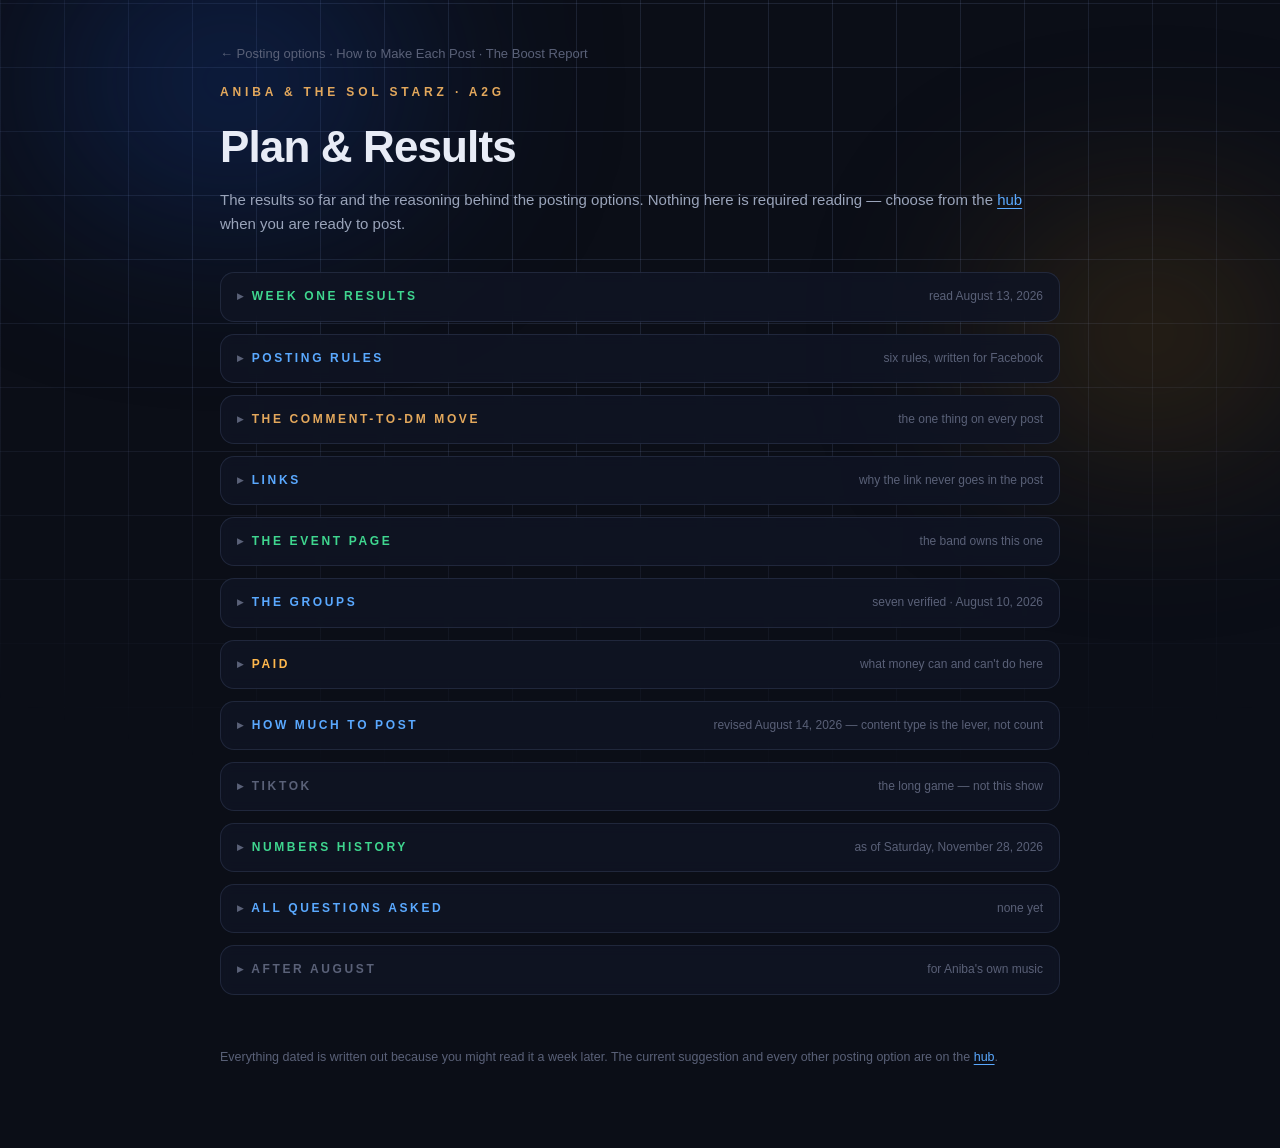
<file: aniba/reference.html>
<!doctype html>
<html lang="en">
<head>
<meta charset="utf-8">
<meta name="viewport" content="width=device-width,initial-scale=1">
<meta name="robots" content="noindex, nofollow, noarchive, nosnippet">
<meta name="referrer" content="no-referrer">
<meta name="color-scheme" content="dark">
<meta name="theme-color" content="#0b0e17">
<title>Plan & Results — Aniba</title>
<link rel="stylesheet" href="aniba.css">
</head>
<body>
<div class="grid-bg"></div><div class="aurora a1"></div><div class="aurora a2"></div>

<main>
  <div class="crumb"><a href="index.html#start">← Posting options</a> · <a href="playbook.html">How to Make Each Post</a> · <a href="ads.html">The Boost Report</a></div>
  <div class="eyebrow">Aniba &amp; The Sol Starz · A2G</div>
  <h1>Plan & Results</h1>
  <div class="sub">The results so far and the reasoning behind the posting options. Nothing here is required reading — choose from the <a href="index.html#start">hub</a> when you are ready to post.</div>

  <section>
    <details class="fold" data-k="ref-week1" id="week1">
      <summary><div class="shead"><div class="label" style="color:var(--green)">Week one results</div><span class="stamp">read August 13, 2026</span></div></summary>
      <div class="inner">
        <div class="scroller"><table>
          <thead><tr><th>Post</th><th>Views</th><th>Engagement</th><th>Rate</th></tr></thead>
          <tbody>
            <tr><td>Manifesto — six artists <span class="num">(August 1, 2026)</span></td><td class="num">4,400</td><td class="num">54</td><td class="num">1.23%</td></tr>
            <tr><td><b>Lauryn countdown</b> <span class="num">(August 12, 2026)</span></td><td class="num">564</td><td class="num">20</td><td class="num"><b>3.55%</b></td></tr>
          </tbody>
        </table></div>
        <p><b>Per viewer, the countdown format is doing nearly three times the work.</b> What collapsed is distribution — 564 against 4,400. Content problem and reach problem need opposite fixes, and this is a reach problem.</p>
        <p>The manifesto was the outlier, not the baseline: the last ten reels ran 564 · 549 · 811 · 893 · 666 · 950 · 640 · 985 · 2.5K · 4.4K — eight of ten inside a 549–985 band. Facebook shows a reel to a small first pool and expands only if people watch to the end; these are stopping in the pool. What was different about the 4,400: a big text overlay, and six artists named at once. That's why lane C exists in the test.</p>
        <p>Same-day comparison: the 15-second Lauryn post on her profile got 20 engagements; the 47-second Jill post on the band page got 5. Two variables moved at once, so it's a lead, not a finding — How to Make Each Post holds everything else constant from here.</p>
        <p style="color:var(--faint);font-size:13px"><b style="color:var(--dim)">About these numbers:</b> everything on this page is the public count — reactions, comments and shares, read from the public reels grid, checkable by anyone. Facebook's own dashboard shows the account owner a bigger "engagement" number (it counts taps and other interactions the public can't see), so screenshots from inside the app will read higher than this table. Both are real; this page sticks to the one you can verify yourself.</p>
      </div>
    </details>

    <details class="fold" data-k="ref-rules" id="rules">
      <summary><div class="shead"><div class="label" style="color:var(--blue)">Posting rules</div><span class="stamp">six rules, written for Facebook</span></div></summary>
      <div class="inner">
        <ul>
          <li><b>Text carries the hook, not sound.</b> Feed video plays muted; the winning post won on four lines of on-screen text.</li>
          <li><b>State a memory, leave a gap.</b> "Back in the day, when music felt like this" works because the viewer supplies the memory. A label gives them nothing to add.</li>
          <li><b>Name one artist, never a genre</b> — a name is a person people have a position about. (The lane-C manifesto is the deliberate exception: name six.)</li>
          <li><b>Long captions are fine on Facebook.</b> This audience reads. The opposite of Instagram.</li>
          <li><b>The ask is a comment, never a link in the post.</b> Details in the next fold.</li>
          <li><b>Same frame every time.</b> One camera spot, one overlay style — recognition before reading.</li>
        </ul>
      </div>
    </details>

    <details class="fold" data-k="ref-move" id="move">
      <summary><div class="shead"><div class="label" style="color:var(--brass)">The comment-to-DM move</div><span class="stamp">the one thing on every post</span></div></summary>
      <div class="inner">
        <p><b>"Comment TAKE ME BACK and I'll send you the link."</b> Four jobs at once:</p>
        <ul>
          <li>Comments are what Facebook rewards — the ask becomes the algorithm's fuel.</li>
          <li>It builds a list <b>the band owns</b>. The venue has the ticket buyers; Aniba gets everyone who raised a hand, in her own inbox, for the next show.</li>
          <li>It's the only ticket attribution available when the checkout belongs to the venue.</li>
          <li>A comment opens Meta's 24-hour window where a promotional DM is allowed — this is inside the rules and outside every invite cap.</li>
        </ul>
      </div>
    </details>

    <details class="fold" data-k="ref-links" id="links">
      <summary><div class="shead"><div class="label" style="color:var(--blue)">Links</div><span class="stamp">why the link never goes in the post</span></div></summary>
      <div class="inner">
        <p>Meta is testing a cap of <b>two link posts per month</b> on creator pages, lifted only by a paid subscription (confirmed by Meta, December 2025; news publishers excluded — creator pages are the target). <b>Links in comments and Stories are exempt</b>, and so are links to other Facebook pages — which the event page is. By Meta's own report, 97.9% of what Americans see on Facebook has no outbound link at all.</p>
        <p>So: the post carries the comment ask, the reply DM carries the Eventbrite link, Stories carry it too, and the event link can go anywhere freely.</p>
      </div>
    </details>

    <details class="fold" data-k="ref-event" id="event">
      <summary><div class="shead"><div class="label" style="color:var(--green)">The event page</div><span class="stamp">the band owns this one</span></div></summary>
      <div class="inner">
        <p>The Facebook event (facebook.com/events/1659670468471612) is hosted by the band, Neri Honey and Ishmael — not the venue. Every <b>Interested</b> tap buys a free reminder from Facebook the day before and again on show day. That's the machinery that fixes "meant to come, forgot."</p>
        <ul>
          <li>Responses spread on their own — Interested/Going shows in friends' feeds, the right Chicago graph.</li>
          <li>Each host can invite 500 people; sharing, Groups, "guests can invite friends," comment-DMs, and Event Response ads are all uncapped routes.</li>
          <li>Facebook's own suggested-events panel put <b>Jill Scott at The Chicago Theatre, Sunday, August 23, 2026 — 10,000+ interested</b> — right under this event. Same city, same weekend, same music. The Friday show is the warm-up for a weekend those people already planned; that's a post angle and an ad audience, free.</li>
        </ul>
        <div class="note">Invite people who'd plausibly come, in batches over days — Facebook throttles accounts whose invites go unanswered. And never make a duplicate event; it splits the social proof.</div>
      </div>
    </details>

    <details class="fold" data-k="ref-groups" id="groups">
      <summary><div class="shead"><div class="label" style="color:var(--blue)">The groups</div><span class="stamp">seven verified · August 10, 2026</span></div></summary>
      <div class="inner">
        <div class="scroller"><table>
          <thead><tr><th>Group</th><th>Size</th><th>Access</th><th>Fit</th></tr></thead>
          <tbody>
            <tr><td><b>The South Side Of Chicago</b></td><td class="num">66.8K</td><td>Private</td><td><b>Best match</b> — a nostalgia group for the venue's side of town</td></tr>
            <tr><td>Chicago Stepper</td><td class="num">20.6K</td><td>Public</td><td>Steppers are the demographic; Events tab</td></tr>
            <tr><td>Bronzeville Alliance</td><td class="num">11.4K</td><td>Private</td><td>932 E 43rd is Bronzeville — the literal neighbours</td></tr>
            <tr><td>Chicago Steppers United</td><td class="num">5.8K</td><td>Public</td><td>Same community, second room</td></tr>
            <tr><td>Chicago Steppin Events</td><td class="num">4.7K</td><td>Public</td><td>Exists for event posts — lowest friction</td></tr>
            <tr><td>Chicago Musicians</td><td class="num">27.8K</td><td>Public</td><td>Players, not buyers — reshares only</td></tr>
            <tr><td>Live Chicago Music</td><td class="num">17.1K</td><td>Public</td><td>Wall skews rock/tribute — post it, expect little</td></tr>
          </tbody>
        </table></div>
        <p><b>Who joins:</b> Aniba's own profile ("Aniba Tha Messenger" is a personal profile in professional mode, so it joins groups like a person while carrying her 6,900 followers) takes the two community groups — a South Sider sharing a memory is welcome where a promoter's flyer is not. Ishmael's profile takes Chicago Musicians and a steppers group. The band Page is last resort — most group admins don't allow Pages. <b>A professional-mode profile can't be delegated, so those posts need her hands, not his.</b></p>
        <p>Lead with the memory, not the flyer. One or two groups a day, never all seven at once. Read each group's rules first — some ban promotion outright, and that's the admin's call.</p>
        <div class="note">Trap: Chicago stepping has chapters nationwide — most "Chicago Steppers" groups are in Atlanta or the DMV. The three above are the Chicago ones; check location before posting anywhere else.</div>
      </div>
    </details>

    <details class="fold" data-k="ref-paid" id="paid">
      <summary><div class="shead"><div class="label" style="color:var(--amber)">Paid</div><span class="stamp">what money can and can't do here</span></div></summary>
      <div class="inner">
        <p><b>Final spend: $59.68 — Phase 1 only.</b> The $220 second phase was cancelled on Wednesday, August 20, so the planned $300 budget was never spent. What ran, what it reached and who it reached is on its own page: <a href="ads.html">The Boost Report</a>. This fold keeps only the reasoning about what money can and can't do on this show.</p>
        <p><b>Purchase-optimized ads can't work here</b> — the ticket checkout is the venue's Eventbrite, only the organizer can add a tracking pixel, and that's Haven, not the band. No pixel means no purchase optimization and no conversion counts. <b>Retargeting audiences are also out, for a different reason:</b> building a custom audience takes a business Page with an ad account, and the winning posts live on Aniba's personal profile, which can boost but can't build audiences. Interest-plus-radius targeting is the strongest tool this surface has — and for a local show, it's enough.</p>
        <p>Judge paid on comments, DMs and event responses — never on tickets, which can't be measured here. Organic stays the engine: a 4,400-view post is roughly $30 of media at 2026 awareness CPMs, landing on warmer people than any cold ad reaches. The money's job is reminding, not filling.</p>
      </div>
    </details>

    <details class="fold" data-k="ref-volume" id="volume">
      <summary><div class="shead"><div class="label" style="color:var(--blue)">How much to post</div><span class="stamp">revised August 14, 2026 — content type is the lever, not count</span></div></summary>
      <div class="inner">
        <p><b>An earlier version of this section said a second daily post steals impressions from the first. That was withdrawn on August 14, 2026</b> — that rule comes from how the follower feed rations a Page's posts, and these are reels: Facebook scores each reel on its own with cold viewers, and the data agrees — the biggest post in the set landed the day after the second-biggest, back to back, with no penalty.</p>
        <p><b>So why still one a day through Tuesday? Because frequency isn't what reach comes from.</b> A nostalgia clip does 4,000+; show content does 650–900 no matter when it goes out. A second daily post would mostly show the same warm people the same pitch twice — effort that's better spent making the one post the right type.</p>
        <p><b>Thursday and Friday, go to two a day on purpose.</b> In the last 48 hours the job flips from reaching new people to reminding people who already decided — hitting the same audience twice is then the whole point.</p>
        <p>"More" that costs nothing any day: Stories 3–5 a day (where the link lives) · replying to every comment (pushes the post back up) · six band members resharing (six networks, free) · the Groups above · an Instagram cross-post of the same reel (smaller audience, zero extra shooting).</p>
      </div>
    </details>

    <details class="fold" data-k="ref-tiktok" id="tiktok">
      <summary><div class="shead"><div class="label" style="color:var(--faint)">TikTok</div><span class="stamp">the long game — not this show</span></div></summary>
      <div class="inner">
        <p>Audited August 10, 2026: 103 videos, 43,257 total views, median 291, best ever 1,963. TikTok seeds each video to a ~200–500 person test pool and expands only on strong completion — these are dying in the pool. The captions are Facebook captions (show recaps, inspirational quotes) shown to strangers who owe her nothing.</p>
        <p>TikTok distributes by interest, not neighbourhood — <b>it cannot sell tickets to a Chicago Friday.</b> Park it until after the show, then: open on the singing, much shorter clips, seamless loops, display name changed to "Aniba &amp; The Sol Starz — Chicago Neo Soul" (search reads that field), 3–5 hashtags used as search terms with the artist's name, and say the artist's name out loud — TikTok transcribes audio for search. The handle is @anibathesolstarz — note it differs from the Instagram handle, worth unifying someday.</p>
      </div>
    </details>

    <details class="fold" data-k="ref-numbers" id="numbers-history">
      <summary><div class="shead"><div class="label" style="color:var(--green)">Numbers history</div><span class="stamp" id="nh-stamp">…</span></div></summary>
      <div class="inner">
        <div class="scroller"><table id="nh-table">
          <thead><tr><th>Post</th><th>Posted</th><th>Views</th><th>Reactions</th><th>Comments</th><th>Shares</th></tr></thead>
          <tbody></tbody>
        </table></div>
        <p style="margin-top:10px">Check any of these yourself: the public grid at <b>facebook.com/aniba.hotep/reels</b> prints views on every thumbnail.</p>
      </div>
    </details>

    <details class="fold" data-k="ref-qa" id="qa-archive">
      <summary><div class="shead"><div class="label" style="color:var(--blue)">All questions asked</div><span class="stamp" id="qa-count">none yet</span></div></summary>
      <div class="inner" id="qa-archive-list">
        <p>When the ask-anything line opens, every question and answer lands here, newest first.</p>
      </div>
    </details>

    <details class="fold" data-k="ref-after" id="after">
      <summary><div class="shead"><div class="label" style="color:var(--faint)">After August</div><span class="stamp">for Aniba's own music</span></div></summary>
      <div class="inner">
        <p>This whole plan serves a tribute night. The original-music lane needs series that compound instead of counting down: <b>The Session</b> (film the rehearsal properly — the cadence problem and the content problem become one problem) · <b>One Part</b> (twenty seconds on a single musical detail; musicians share craft) · <b>Aniba Says</b> (stance content on her profile) · <b>Chicago</b> (geo-anchored — the series that sells tickets) · <b>The Ask</b> (comment engines that write the next post for you).</p>
        <p>Two structural notes worth a conversation before the next booking: the venue owning the ticketing means the venue owns the buyer list — same argument as owning masters, different clothes. And the name sprawl (Aniba Tha Messenger / Aniba &amp; The Sol Starz / Sol Collective / Sesheta) makes her hard to find twice; pick one and hold it.</p>
      </div>
    </details>
  </section>

  <footer>
    Everything dated is written out because you might read it a week later. The current suggestion and every other posting option are on the <a href="index.html#start">hub</a>.
  </footer>
</main>

<script>
(function(){
"use strict";
var MONTHS=["January","February","March","April","May","June","July","August","September","October","November","December"];
var DAYS=["Sunday","Monday","Tuesday","Wednesday","Thursday","Friday","Saturday"];
function parseISO(d){var p=d.split("-");return new Date(+p[0],+p[1]-1,+p[2]);}
function longDate(iso,wd){var d=parseISO(iso);var s=MONTHS[d.getMonth()]+" "+d.getDate()+", "+d.getFullYear();return wd?DAYS[d.getDay()]+", "+s:s;}

fetch("stats.json",{cache:"no-store"}).then(function(r){return r.json();}).then(function(s){
  var pr=(s.sources&&s.sources.personal_reels)||{items:[]};
  var tb=document.querySelector("#nh-table tbody");
  (pr.items||[]).forEach(function(i){
    if(!i.views) return;
    var tr=document.createElement("tr");
    function td(v,num){var c=document.createElement("td"); if(num)c.className="num"; c.textContent=v==null?"—":v; return c;}
    var name=td(i.title||i.slug); if(i.date_posted) name.innerHTML="<b></b>", name.firstChild.textContent=i.title;
    tr.appendChild(name);
    tr.appendChild(td(i.date_posted?longDate(i.date_posted):"—",true));
    tr.appendChild(td(i.views.toLocaleString("en-US"),true));
    tr.appendChild(td(i.reactions!=null?i.reactions:"—",true));
    tr.appendChild(td(i.comments!=null?i.comments:"—",true));
    tr.appendChild(td(i.shares!=null?i.shares:"—",true));
    tb.appendChild(tr);
  });
  var st=document.getElementById("nh-stamp");
  st.textContent="as of "+longDate(pr.as_of||"",true);
}).catch(function(){});

fetch("qa.json",{cache:"no-store"}).then(function(r){return r.json();}).then(function(q){
  var list=q.entries||[];
  if(!list.length) return;
  document.getElementById("qa-count").textContent=list.length+" asked";
  var host=document.getElementById("qa-archive-list"); host.innerHTML="";
  list.forEach(function(e){
    var d=document.createElement("div"); d.className="qa";
    d.innerHTML='<div class="q"></div><div class="a"></div><time></time>';
    d.querySelector(".q").textContent="Q. "+e.question;
    d.querySelector(".a").textContent=e.answer;
    d.querySelector("time").textContent="asked "+longDate(e.date,false);
    host.appendChild(d);
  });
}).catch(function(){});

Array.prototype.forEach.call(document.querySelectorAll("details.fold[data-k]"),function(f){
  var k="aniba-fold-"+f.dataset.k;
  var saved=localStorage.getItem(k);
  if(saved==="1") f.open=true; else if(saved==="0") f.open=false;
  f.addEventListener("toggle",function(){localStorage.setItem(k,f.open?"1":"0");});
});
if(location.hash){
  var t=document.querySelector(location.hash);
  if(t&&t.tagName==="DETAILS"){ t.open=true; t.scrollIntoView(); }
}
})();
</script>
</body>
</html>
</file>
<file: aniba/aniba.css>
/* Aniba portal — Agent OS board token system, Aniba brass as entity color */
:root{
  --bg:#0b0e17; --ink:#e8ecf6; --dim:#9aa4ba; --faint:#5a6178;
  --line:rgba(140,160,220,.14); --card:rgba(16,21,36,.85);
  --blue:#5aa9ff; --green:#3fd68f; --amber:#ffb84d; --red:#ff6b6b;
  --brass:#E3A85C;
}
*{box-sizing:border-box;margin:0;padding:0}
html{-webkit-text-size-adjust:100%; scroll-behavior:smooth}
@media (prefers-reduced-motion:reduce){html{scroll-behavior:auto}}
body{
  background:var(--bg); color:var(--ink); min-height:100vh;
  font:16px/1.6 -apple-system,BlinkMacSystemFont,"SF Pro Text","Segoe UI",Roboto,sans-serif;
  overflow-x:hidden;
}
img,svg,video{max-width:100%;height:auto}
button{font-family:inherit}
a{color:var(--blue); text-underline-offset:3px}
:focus-visible{outline:2px solid var(--blue); outline-offset:3px; border-radius:3px}

/* ambience — sanctioned set: grid, aurora, zaps */
.grid-bg{
  position:fixed; inset:0; z-index:0; pointer-events:none;
  background:
    repeating-linear-gradient(0deg, var(--line) 0 1px, transparent 1px 64px),
    repeating-linear-gradient(90deg, var(--line) 0 1px, transparent 1px 64px);
  mask-image:radial-gradient(ellipse 90% 70% at 50% 20%, black 40%, transparent 100%);
  -webkit-mask-image:radial-gradient(ellipse 90% 70% at 50% 20%, black 40%, transparent 100%);
}
.aurora{position:fixed; z-index:0; pointer-events:none; filter:blur(90px); opacity:.5; border-radius:50%}
.a1{width:56vw;height:34vh;left:-10vw;top:-8vh;background:radial-gradient(circle,#123a8f,transparent 70%);animation:drift1 26s ease-in-out infinite alternate}
.a2{width:44vw;height:30vh;right:-12vw;top:22vh;background:radial-gradient(circle,#6b4a12,transparent 70%);animation:drift2 34s ease-in-out infinite alternate}
@keyframes drift1{from{transform:translate(0,0) scale(1)}to{transform:translate(9vw,7vh) scale(1.15)}}
@keyframes drift2{from{transform:translate(0,0) scale(1.1)}to{transform:translate(-8vw,-6vh) scale(.95)}}
.zap{position:fixed;z-index:0;width:1.5px;height:24vh;bottom:-26vh;pointer-events:none;
  background:linear-gradient(to top,transparent,rgba(227,168,92,.08) 25%,rgba(227,168,92,.5) 60%,rgba(255,214,150,.95) 88%,transparent);
  animation:zrise linear infinite;opacity:0}
@keyframes zrise{0%{transform:translateY(0);opacity:0}10%{opacity:.9}80%{opacity:.6}100%{transform:translateY(-135vh);opacity:0}}
@media (prefers-reduced-motion:reduce){.aurora,.zap{animation:none;display:none}}

main{position:relative; z-index:1; max-width:880px; margin:0 auto; padding:44px 20px 80px}
.eyebrow{letter-spacing:.32em; font-size:12px; color:var(--brass); text-transform:uppercase; font-weight:600}
h1{font-size:clamp(28px,5.5vw,44px); font-weight:650; letter-spacing:-.02em; margin-top:10px}
.sub{color:var(--dim); margin-top:6px; font-size:15px}
.sub b{color:var(--ink)}

.crumb{font-size:13px; color:var(--faint); margin-bottom:18px}
.crumb a{color:var(--faint); text-decoration:none}
.crumb a:hover{color:var(--blue)}

.label{font-size:12px; letter-spacing:.22em; text-transform:uppercase; color:var(--faint); margin-bottom:12px; font-weight:600}
.stamp{font-size:12px; color:var(--faint); font-variant-numeric:tabular-nums}
.stamp.fresh{color:var(--green)} .stamp.warn{color:var(--amber); font-weight:600} .stamp.stale{color:var(--red); font-weight:600}
.pulse{display:inline-block;width:9px;height:9px;border-radius:50%;background:var(--faint);vertical-align:middle;margin-right:6px}
.live .pulse{background:var(--green); animation:breathe 2.4s ease-in-out infinite}
@keyframes breathe{0%,100%{opacity:.45; transform:scale(.85)}50%{opacity:1; transform:scale(1.15)}}

section{margin-top:36px; position:relative; z-index:1}
.panel{border:1px solid var(--line); background:var(--card); border-radius:14px; padding:18px; backdrop-filter:blur(6px)}
.shead{display:flex; justify-content:space-between; align-items:baseline; gap:12px; flex-wrap:wrap}

/* hero action panel */
.hero{border:1px solid rgba(227,168,92,.4); border-top:3px solid var(--brass)}
.hero .biglabel{color:var(--brass); font-size:12px; letter-spacing:.22em; text-transform:uppercase; font-weight:600}
.hero h2{font-size:clamp(22px,4.5vw,30px); margin-top:8px; letter-spacing:-.01em}
.lanechip{display:inline-block; font-size:11px; letter-spacing:.14em; text-transform:uppercase; font-weight:600;
  padding:4px 10px; border-radius:99px; margin:10px 8px 0 0;
  color:var(--bg); background:var(--brass)}
.lanechip.alt{color:var(--brass); background:transparent; border:1px solid rgba(227,168,92,.5)}
.caption-box{margin-top:14px; padding:14px; border:1px dashed rgba(227,168,92,.45); border-radius:10px;
  background:rgba(227,168,92,.06); font-size:15px; line-height:1.65; white-space:pre-line}
.overlay-line{font-style:italic; color:var(--brass); margin-top:12px; font-size:15px}
.keep{margin-top:14px; padding:0; list-style:none}
.keep li{display:flex; gap:10px; align-items:flex-start; color:var(--dim); font-size:14px; margin-top:6px}
.keep li::before{content:"↻"; color:var(--green); flex:none; font-weight:700}

button.copybtn{
  margin-top:12px; font-size:11px; letter-spacing:.14em; text-transform:uppercase; font-weight:600;
  color:var(--bg); background:var(--amber); border:1px solid var(--amber); border-radius:99px;
  padding:8px 16px; cursor:pointer; box-shadow:0 2px 14px rgba(255,184,77,.35);
}
button.copybtn.done{background:var(--green); border-color:var(--green); box-shadow:none}

/* tiles */
.tiles{display:grid; grid-template-columns:repeat(auto-fit,minmax(min(100%,150px),1fr)); gap:10px; margin-top:12px}
.tile{border:1px solid var(--line); background:var(--card); border-radius:12px; padding:14px 14px 10px; backdrop-filter:blur(6px)}
.tile .n{font-size:clamp(24px,4.5vw,32px); font-weight:700; font-variant-numeric:tabular-nums; line-height:1.1}
.tile .n.blue{color:var(--blue)} .tile .n.green{color:var(--green)} .tile .n.brass{color:var(--brass)} .tile .n.amber{color:var(--amber)}
.tile small{display:block; color:var(--dim); font-size:12px; margin-top:4px; line-height:1.4}
.tile .stamp{display:block; margin-top:8px}

/* checklist */
.todo{list-style:none; padding:0; margin-top:4px}
.todo li{margin-top:8px}
/* empty state — every dated item closed out (2026-08-22) */
.todo li.none{color:var(--dim); font-size:14px; font-style:italic; margin-top:6px}
.todo label{display:flex; gap:12px; align-items:flex-start; cursor:pointer;
  padding:12px 14px; border-radius:10px; border:1px solid var(--line); background:rgba(16,21,36,.5); transition:border-color .18s}
.todo label:hover{border-color:var(--blue)}
.todo input{appearance:none;-webkit-appearance:none; flex:none; margin-top:3px; width:18px;height:18px;border-radius:5px;
  border:1.5px solid var(--faint); background:transparent; cursor:pointer}
.todo input:checked{background:var(--green); border-color:var(--green)}
.todo input:checked::after{content:"✓"; display:block; color:var(--bg); font-size:12px; font-weight:700; text-align:center; line-height:16px}
.todo .t{font-size:14.5px}
.todo .t small{display:block; color:var(--faint); font-size:12.5px; margin-top:2px}
.todo input:checked ~ .t{opacity:.4; text-decoration:line-through}

/* Q&A */
.qa{border-left:3px solid var(--blue); padding:10px 14px; margin-top:10px; background:rgba(16,21,36,.5); border-radius:0 10px 10px 0}
.qa .q{font-weight:600; font-size:14.5px}
.qa .a{color:var(--dim); font-size:14px; margin-top:4px; white-space:pre-line}
.qa time{display:block; color:var(--faint); font-size:12px; margin-top:6px}

/* nav cards */
.cards{display:grid; grid-template-columns:repeat(auto-fit,minmax(min(100%,260px),1fr)); gap:12px; margin-top:12px}
.card{display:block; text-decoration:none; color:var(--ink);
  border:1px solid var(--line); border-top:3px solid var(--faint); background:var(--card); border-radius:14px;
  padding:16px 16px 12px; backdrop-filter:blur(6px); transition:transform .18s, border-color .18s, box-shadow .18s}
.card:hover{transform:translateY(-3px); box-shadow:0 8px 30px rgba(160,110,30,.22)}
.card h2{font-size:17px; font-weight:600}
.card p{color:var(--dim); font-size:13px; margin-top:4px}
.c-playbook{border-top-color:var(--brass)} .c-playbook h2{color:var(--brass)}
.c-reference{border-top-color:var(--blue)} .c-reference h2{color:var(--blue)}
.c-hub{border-top-color:var(--green)} .c-hub h2{color:var(--green)}

/* folds — board pattern, state persisted via data-k */
details.fold{border:1px solid var(--line); background:var(--card); border-radius:14px; margin-top:12px; backdrop-filter:blur(6px)}
details.fold>summary{list-style:none; cursor:pointer; padding:14px 16px}
details.fold>summary::-webkit-details-marker{display:none}
details.fold>summary .label{margin-bottom:0}
details.fold>summary .label::before{content:"▾  "; color:var(--faint)}
details.fold:not([open])>summary .label::before{content:"▸  "}
details.fold .inner{padding:2px 16px 16px; color:var(--dim); font-size:14.5px}
details.fold .inner p{margin-top:8px}
details.fold .inner b{color:var(--ink)}
details.fold .inner h3{color:var(--ink); font-size:15px; margin-top:14px}
details.fold .inner ul{margin:8px 0 0 18px}
details.fold .inner li{margin-top:5px}

/* tables */
.scroller{overflow-x:auto; margin-top:10px; border:1px solid var(--line); border-radius:10px}
table{border-collapse:collapse; width:100%; min-width:460px; font-size:13.5px}
th,td{padding:9px 12px; text-align:left; border-bottom:1px solid var(--line)}
th{font-size:11px; letter-spacing:.16em; text-transform:uppercase; color:var(--faint); font-weight:600}
tr:last-child td{border-bottom:none}
td{color:var(--dim)} td b, td .ink{color:var(--ink)}
.num{font-variant-numeric:tabular-nums; white-space:nowrap}

.note{border:1px solid var(--line); border-left:3px solid var(--amber); background:rgba(16,21,36,.6);
  border-radius:0 10px 10px 0; padding:12px 14px; margin-top:12px; font-size:14px; color:var(--dim)}
.note b{color:var(--ink)}
.note.green{border-left-color:var(--green)} .note.red{border-left-color:var(--red)} .note.blue{border-left-color:var(--blue)}

/* phase band — what this stretch of days is for. Organic and money, one thing. */
.phaseband{margin-top:22px; border:1px solid rgba(63,214,143,.35); border-left:4px solid var(--green);
  background:linear-gradient(100deg, rgba(63,214,143,.10), rgba(16,21,36,.85) 55%);
  border-radius:14px; padding:16px 18px; backdrop-filter:blur(6px); position:relative; z-index:1}
.phaseband.ask{border-color:rgba(255,184,77,.4); border-left-color:var(--amber);
  background:linear-gradient(100deg, rgba(255,184,77,.14), rgba(16,21,36,.85) 55%)}
.pb-tag{display:inline-block; font-size:11px; letter-spacing:.18em; text-transform:uppercase; font-weight:700;
  padding:4px 11px; border-radius:99px; color:var(--bg); background:var(--green)}
.phaseband.ask .pb-tag{background:var(--amber)}
.pb-title{font-size:clamp(19px,4vw,25px); font-weight:650; letter-spacing:-.01em; margin-top:10px; color:var(--ink)}
.pb-why{color:var(--dim); font-size:14px; margin-top:6px}
.pb-rows{margin-top:14px; display:grid; gap:8px}
.pb-row{display:flex; gap:10px; align-items:flex-start; font-size:14.5px; color:var(--ink)}
.pb-k{flex:none; width:66px; font-size:11px; letter-spacing:.16em; text-transform:uppercase; font-weight:700;
  color:var(--faint); padding-top:4px}

/* the money, as live state — never a budget table on the hub */
.paidcard{border:1px solid rgba(255,184,77,.38); border-top:3px solid var(--amber); background:var(--card);
  border-radius:14px; padding:16px 18px; backdrop-filter:blur(6px)}
.paidcard .money{font-size:clamp(22px,4.5vw,30px); font-weight:700; color:var(--amber);
  font-variant-numeric:tabular-nums; line-height:1.15; margin-top:6px}
.paidcard .money small{display:block; font-size:13px; font-weight:400; color:var(--dim); margin-top:5px; line-height:1.5}
.paidcard .bar{height:8px; border-radius:99px; background:rgba(140,160,220,.15); margin-top:12px; overflow:hidden}
.paidcard .bar>i{display:block; height:100%; border-radius:99px; background:linear-gradient(90deg,var(--brass),var(--amber))}
.paidgo{display:inline-block; margin-top:14px; font-size:11px; letter-spacing:.14em; text-transform:uppercase;
  font-weight:700; text-decoration:none; color:var(--bg); background:var(--amber); border-radius:99px;
  padding:9px 17px; box-shadow:0 2px 14px rgba(255,184,77,.35)}
.c-ads{border-top-color:var(--amber)} .c-ads h2{color:var(--amber)}

footer{margin-top:52px; color:var(--faint); font-size:12.5px; position:relative; z-index:1; line-height:1.7}
</file>
